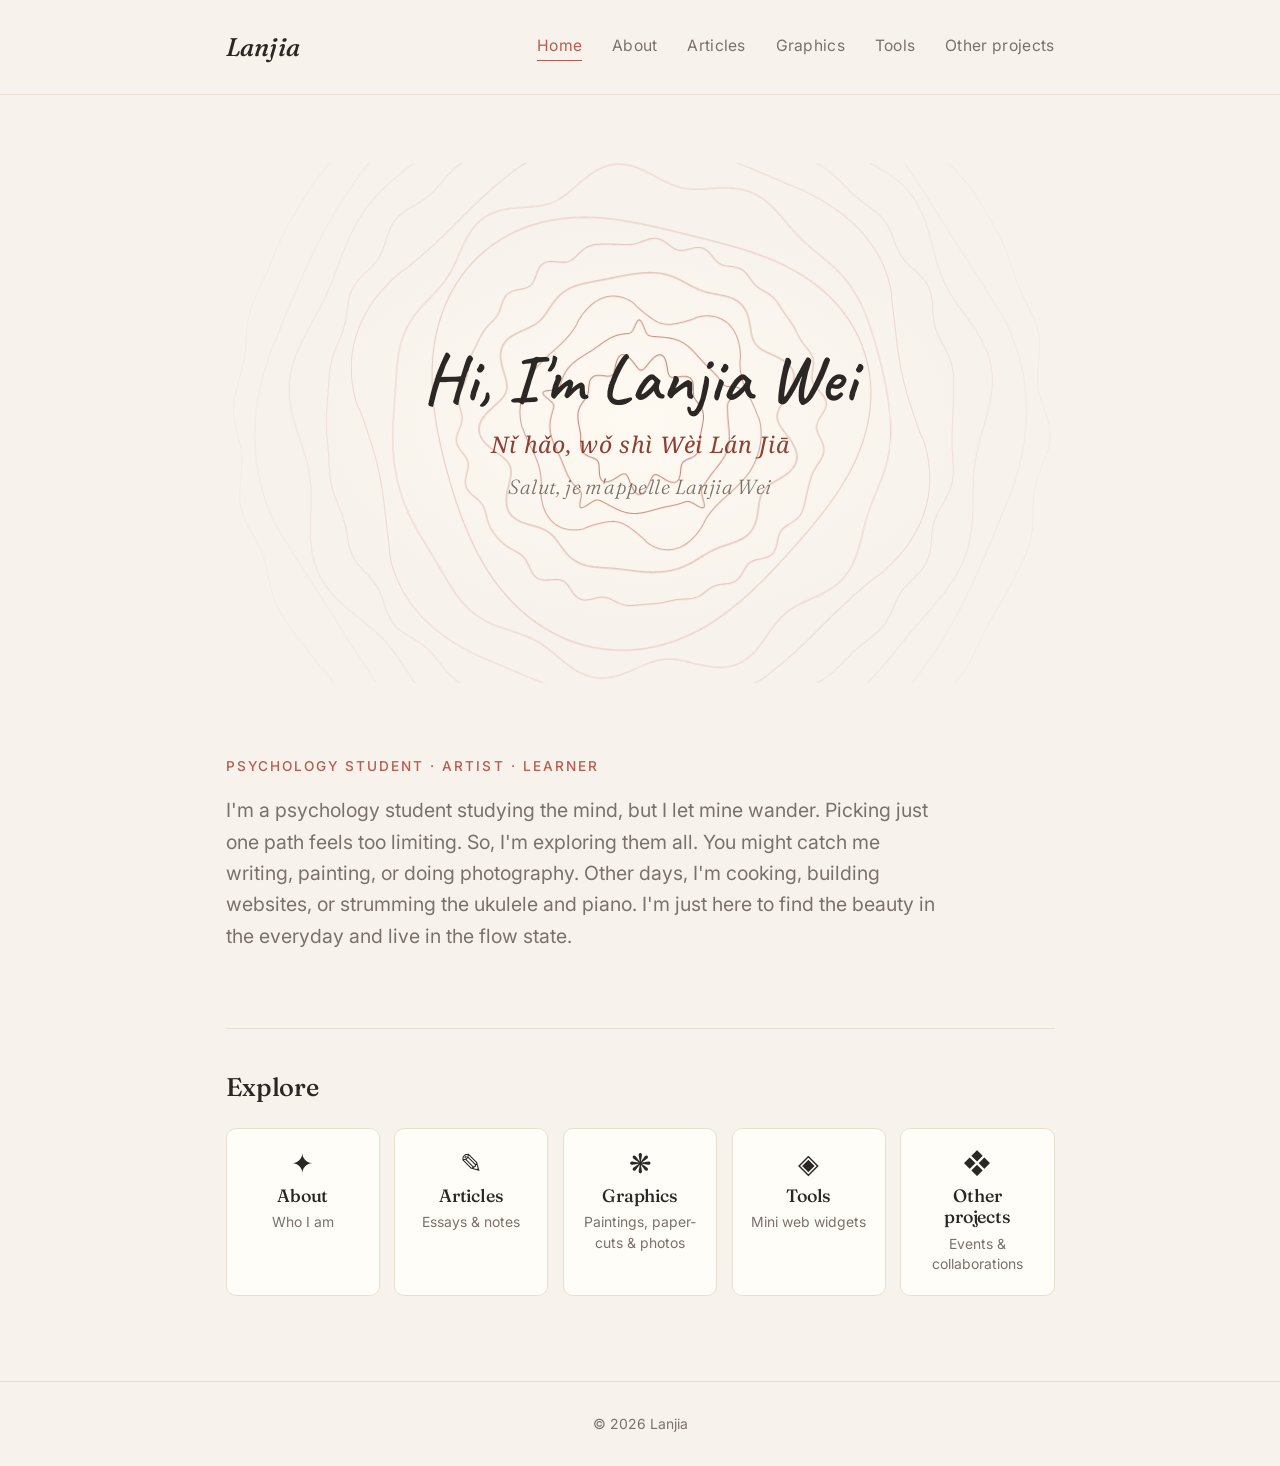
<file: index.html>
<!DOCTYPE html>
<html lang="en">
<head>
  <meta charset="UTF-8" />
  <meta name="viewport" content="width=device-width, initial-scale=1.0" />
  <title>Lanjia — Personal Site</title>
  <meta name="description" content="Lanjia's personal website: articles, paintings, and small web tools." />
  <link rel="stylesheet" href="assets/css/style.css" />
</head>
<body>
  <header class="site-header">
    <div class="container">
      <div class="site-title"><a href="index.html">Lanjia</a></div>
      <nav class="site-nav">
        <a href="index.html" class="active">Home</a>
        <a href="about.html">About</a>
        <a href="articles/index.html">Articles</a>
        <a href="paintings/index.html">Graphics</a>
        <a href="tools/index.html">Tools</a>
        <a href="other-projects/index.html">Other projects</a>
      </nav>
    </div>
  </header>

  <main>
    <div class="container">

      <!-- ============================================================
           Home-page hero animation — three-language greeting wrapped
           in concentric brainwave rings (alpha / beta / theta shapes)
           that ripple outside-in on a warm beige backdrop.
           ============================================================ -->
      <section class="hero-animation" aria-label="Animated greeting">
        <svg class="hero-animation__svg"
             viewBox="0 0 800 800"
             preserveAspectRatio="xMidYMid slice"
             aria-hidden="true"></svg>

        <!-- 👇 EDIT YOUR THREE GREETING LINES HERE 👇 -->
        <div class="hero-animation__text">
          <div class="line-en">Hi, I'm Lanjia Wei</div>
          <!-- HTML numeric entities guarantee each pinyin letter is a
               single precomposed Unicode codepoint, so browsers don't
               accidentally render tone marks as separate combining
               diacritics on the following space. -->
          <div class="line-pinyin">N&#x01D0; h&#x01CE;o, w&#x01D2; sh&#xEC; W&#xE8;i L&#xE1;n Ji&#x101;</div>
          <div class="line-fr">Salut, je m'appelle Lanjia Wei</div>
        </div>
        <!-- 👆 EDIT YOUR THREE GREETING LINES ABOVE 👆 -->
      </section>

      <!-- ============================================================
           👇 EDIT YOUR TAGLINE + INTRO PARAGRAPH BELOW 👇
           ============================================================ -->
      <section class="hero">
        <span class="kicker">Psychology student · Artist · Learner</span>
        <p class="lead">
          I'm a psychology student studying the mind, but I let mine wander.
          Picking just one path feels too limiting. So, I'm exploring them all.
          You might catch me writing, painting, or doing photography. Other
          days, I'm cooking, building websites, or strumming the ukulele and
          piano. I'm just here to find the beauty in the everyday and live
          in the flow state.
        </p>
      </section>
      <!-- 👆 EDIT YOUR TAGLINE + INTRO PARAGRAPH ABOVE 👆 -->

      <h2>Explore</h2>

      <div class="section-grid">
        <a class="section-card" href="about.html">
          <span class="card-icon">✦</span>
          <h3>About</h3>
          <p>Who I am</p>
        </a>
        <a class="section-card" href="articles/index.html">
          <span class="card-icon">✎</span>
          <h3>Articles</h3>
          <p>Essays & notes</p>
        </a>
        <a class="section-card" href="paintings/index.html">
          <span class="card-icon">❋</span>
          <h3>Graphics</h3>
          <p>Paintings, paper-cuts & photos</p>
        </a>
        <a class="section-card" href="tools/index.html">
          <span class="card-icon">◈</span>
          <h3>Tools</h3>
          <p>Mini web widgets</p>
        </a>
        <a class="section-card" href="other-projects/index.html">
          <span class="card-icon">❖</span>
          <h3>Other projects</h3>
          <p>Events & collaborations</p>
        </a>
      </div>
    </div>
  </main>

  <footer class="site-footer">
    <div class="container">
      &copy; <span id="year">2026</span> Lanjia
    </div>
  </footer>

  <script src="assets/js/main.js"></script>
  <script>document.getElementById("year").textContent = new Date().getFullYear();</script>

  <script>
    // ==========================================================
    // Brainwave rings generator
    // Draws concentric wavy circles that look like EEG traces
    // (alpha / beta / theta bands) wrapped into rings, with a
    // fade from the outside inward — outer rings barely visible,
    // inner rings more defined. Each ring rotates slowly.
    // ==========================================================
    (function () {
      const svg = document.querySelector(".hero-animation__svg");
      if (!svg) return;

      const SVG_NS = "http://www.w3.org/2000/svg";
      const CX = 400, CY = 400;      // center of the 800x800 viewBox
      const STEPS = 900;             // high density so sharp spikes render crisply

      // Each entry = one brainwave ring, representing a single EEG band.
      // Bands have distinct visual signatures:
      //   delta (0.5–3 Hz)  → very slow, smooth, large swells
      //   theta (4–7 Hz)    → slow rhythm, moderate amplitude
      //   alpha (8–12 Hz)   → steady sinusoidal rhythm, classic "relaxed" EEG
      //   beta  (13–30 Hz)  → fast, low-amplitude, busy
      //   spike             → quiet baseline punctuated by narrow tall peaks
      const rings = [
        { radius: 390, amplitude:  8, band: "beta",  rotate: 80, dir: 1,  opacity: 0.05, width: 0.6 },
        { radius: 362, amplitude: 12, band: "theta", rotate: 60, dir: -1, opacity: 0.07, width: 0.7 },
        { radius: 333, amplitude: 10, band: "alpha", rotate: 95, dir: 1,  opacity: 0.10, width: 0.7 },
        { radius: 303, amplitude:  7, band: "beta",  rotate: 45, dir: -1, opacity: 0.13, width: 0.7 },
        { radius: 272, amplitude: 16, band: "theta", rotate: 70, dir: 1,  opacity: 0.17, width: 0.8 },
        { radius: 240, amplitude: 11, band: "alpha", rotate: 55, dir: -1, opacity: 0.22, width: 0.9 },
        { radius: 207, amplitude: 20, band: "delta", rotate: 85, dir: 1,  opacity: 0.28, width: 1.0 },
        { radius: 175, amplitude:  8, band: "beta",  rotate: 50, dir: -1, opacity: 0.36, width: 0.9 },
        { radius: 144, amplitude: 12, band: "alpha", rotate: 75, dir: 1,  opacity: 0.46, width: 1.0 },
        { radius: 114, amplitude: 16, band: "theta", rotate: 60, dir: -1, opacity: 0.56, width: 1.1 },
        { radius:  86, amplitude: 11, band: "spike", rotate: 90, dir: 1,  opacity: 0.68, width: 1.0 },
        { radius:  60, amplitude:  9, band: "alpha", rotate: 55, dir: -1, opacity: 0.78, width: 1.1 },
      ];

      // --- Sharp-EEG signal generator --------------------------------
      // Real EEG traces aren't smooth sinusoids — they have sharp
      // triangular peaks, higher-frequency flutter, and occasional
      // narrow voltage spikes. We simulate that look with:
      //   1. A triangle wave at the band frequency (sharp peaks)
      //   2. A 3× harmonic triangle for edginess
      //   3. A high-frequency flutter
      //   4. Very narrow "spike" peaks via cos^18 (sharp transients)
      // All terms use integer multiples of `waves` so the ring closes
      // seamlessly at 360°.

      // Triangle wave in [-1, 1], period 2π — sharp corners at ±1.
      function triangle(x) {
        return (2 / Math.PI) * Math.asin(Math.sin(x));
      }

      // Deterministic pseudo-random in [0, 1) from a seed.
      function prng(seed) {
        const v = Math.sin(seed * 12.9898) * 43758.5453;
        return v - Math.floor(v);
      }

      // Asymmetric power — sharper on one side, preserves sign.
      function asymPow(x, p) {
        return Math.sign(x) * Math.pow(Math.abs(x), p);
      }

      // Band-specific signal generators. Each returns a value roughly
      // in [-1.2, 1.2] given t in [0, 2π]. All use INTEGER multiples
      // of 2π so the ring closes seamlessly.
      const BAND_SIGNALS = {
        // Delta: very slow, large swells — sleep-like
        delta: function (t, s) {
          const env = 0.85 + 0.15 * Math.sin(t * 1 + s);
          return Math.sin(t * 3 + s) * env;
        },

        // Theta: slower rhythm, amplitude modulated, slightly asymmetric
        theta: function (t, s) {
          const base = Math.sin(t * 6 + s);
          const env = 0.6 + 0.4 * Math.sin(t * 2 + s * 1.3);
          // Peaks slightly sharper than troughs
          return asymPow(base, 0.85) * env;
        },

        // Alpha: the classic "relaxed" EEG — regular 10 Hz-ish sinusoid,
        // slowly waxing and waning in amplitude (like alpha bursts)
        alpha: function (t, s) {
          const base = Math.sin(t * 11 + s);
          const env = 0.55 + 0.45 * Math.sin(t * 2 + s * 0.7);
          return base * env;
        },

        // Beta: fast, busy, low-amplitude, mixed frequencies
        beta: function (t, s) {
          let v = 0;
          v += 0.55 * Math.sin(t * 22 + s);
          v += 0.35 * Math.sin(t * 28 + s * 1.7);
          v += 0.25 * Math.sin(t * 19 + s * 2.3);
          // Keep beta small — it's low-amplitude in real EEG
          return v * 0.6;
        },

        // Sharp-wave / spike ring: quiet baseline punctuated by a few
        // very narrow tall peaks per revolution (like epileptiform spikes)
        spike: function (t, s) {
          const spikeCount = 3 + Math.floor(prng(s) * 3); // 3–5
          const sp = Math.max(0, Math.cos(t * spikeCount + s));
          const spikes = 1.3 * Math.pow(sp, 22);
          // Tiny underlying alpha for context
          const baseline = 0.15 * Math.sin(t * 9 + s * 1.7);
          return spikes + baseline;
        },
      };

      function eegSignal(t, band, seed) {
        const gen = BAND_SIGNALS[band] || BAND_SIGNALS.alpha;
        return gen(t, seed);
      }

      // Build an SVG path tracing a ring whose radius is modulated by
      // the chosen EEG band's signal at each angle t around the circle.
      function eegRingPath(cx, cy, radius, amplitude, band, seed) {
        let d = "";
        for (let i = 0; i <= STEPS; i++) {
          const t = (i / STEPS) * Math.PI * 2;
          const r = radius + amplitude * eegSignal(t, band, seed);
          const x = cx + r * Math.cos(t);
          const y = cy + r * Math.sin(t);
          d += (i === 0 ? "M " : " L ") + x.toFixed(2) + "," + y.toFixed(2);
        }
        return d + " Z";
      }

      rings.forEach((ring, index) => {
        const path = document.createElementNS(SVG_NS, "path");
        const seed = index * 1.37 + 0.5; // unique stable seed per ring
        path.setAttribute("d", eegRingPath(CX, CY, ring.radius, ring.amplitude, ring.band, seed));
        path.setAttribute("stroke-width", ring.width);
        path.style.opacity = ring.opacity;
        // Rotation speed + direction per ring for subtle, organic motion
        path.style.animationDuration = ring.rotate + "s";
        path.style.animationDirection = ring.dir === 1 ? "normal" : "reverse";
        svg.appendChild(path);
      });
    })();
  </script>
</body>
</html>
</file>
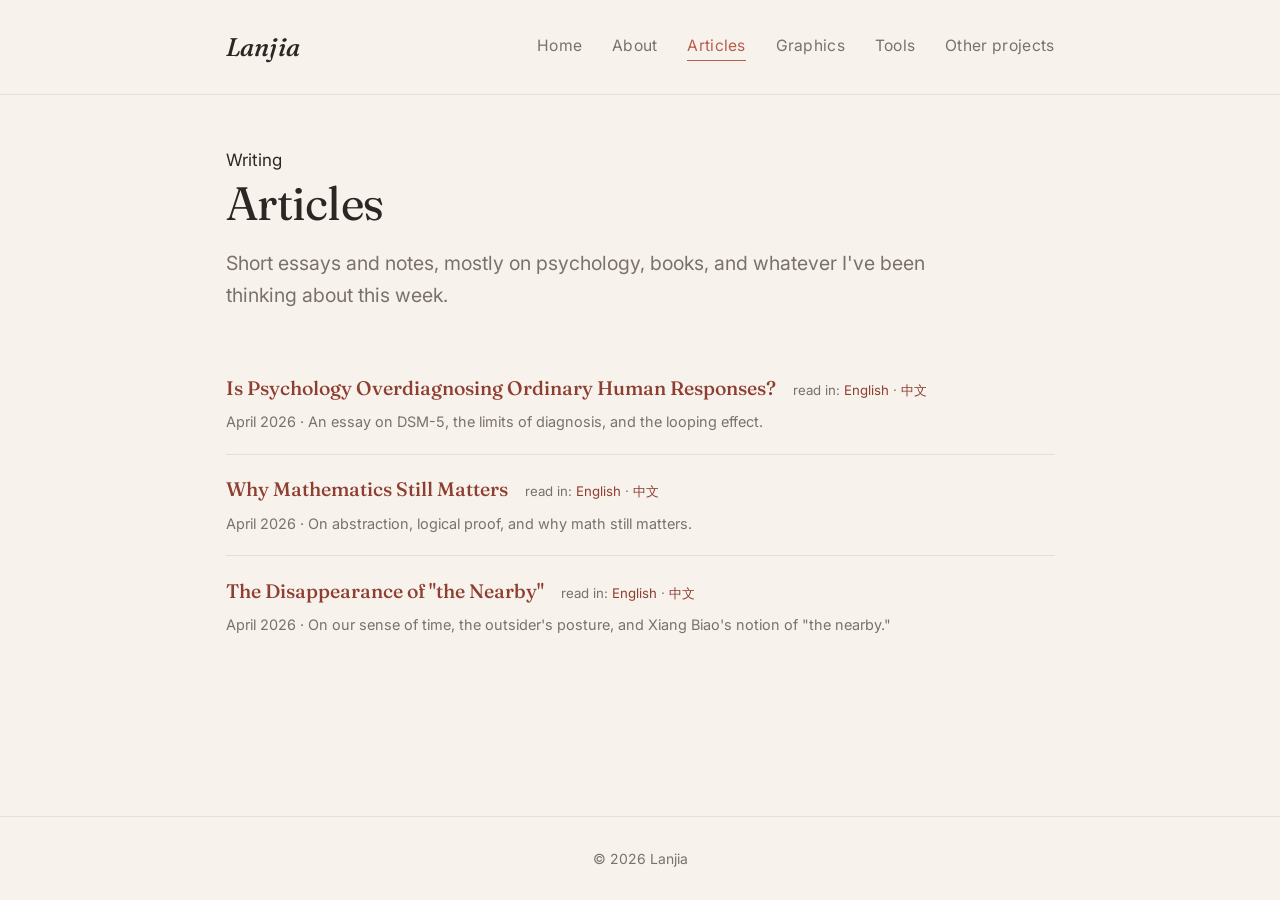
<file: articles/index.html>
<!DOCTYPE html>
<html lang="en">
<head>
  <meta charset="UTF-8" />
  <meta name="viewport" content="width=device-width, initial-scale=1.0" />
  <title>Articles — Lanjia</title>
  <link rel="stylesheet" href="../assets/css/style.css" />
</head>
<body>
  <header class="site-header">
    <div class="container">
      <div class="site-title"><a href="../index.html">Lanjia</a></div>
      <nav class="site-nav">
        <a href="../index.html">Home</a>
        <a href="../about.html">About</a>
        <a href="index.html" class="active">Articles</a>
        <a href="../paintings/index.html">Graphics</a>
        <a href="../tools/index.html">Tools</a>
        <a href="../other-projects/index.html">Other projects</a>
      </nav>
    </div>
  </header>

  <main>
    <div class="container">
      <span class="kicker">Writing</span>
      <h1>Articles</h1>
      <p class="lead">
        Short essays and notes, mostly on psychology, books, and whatever
        I've been thinking about this week.
      </p>

      <ul class="entry-list">

        <li>
          <a class="entry-title" href="psychology-overdiagnosis-en.html">Is Psychology Overdiagnosing Ordinary Human Responses?</a>
          <span class="entry-langs">
            read in:
            <a href="psychology-overdiagnosis-en.html">English</a>
            ·
            <a href="psychology-overdiagnosis.html">中文</a>
          </span>
          <span class="entry-date">
            April 2026 · An essay on DSM-5, the limits of diagnosis, and the looping effect.
          </span>
        </li>

        <li>
          <a class="entry-title" href="math-meaning-en.html">Why Mathematics Still Matters</a>
          <span class="entry-langs">
            read in:
            <a href="math-meaning-en.html">English</a>
            ·
            <a href="math-meaning.html">中文</a>
          </span>
          <span class="entry-date">
            April 2026 · On abstraction, logical proof, and why math still matters.
          </span>
        </li>

        <li>
          <a class="entry-title" href="disappearance-of-nearby-en.html">The Disappearance of "the Nearby"</a>
          <span class="entry-langs">
            read in:
            <a href="disappearance-of-nearby-en.html">English</a>
            ·
            <a href="disappearance-of-nearby.html">中文</a>
          </span>
          <span class="entry-date">
            April 2026 · On our sense of time, the outsider's posture, and Xiang Biao's notion of "the nearby."
          </span>
        </li>

      </ul>
    </div>
  </main>

  <footer class="site-footer">
    <div class="container">
      &copy; <span id="year">2026</span> Lanjia
    </div>
  </footer>

  <script src="../assets/js/main.js"></script>
  <script>document.getElementById("year").textContent = new Date().getFullYear();</script>
</body>
</html>
</file>
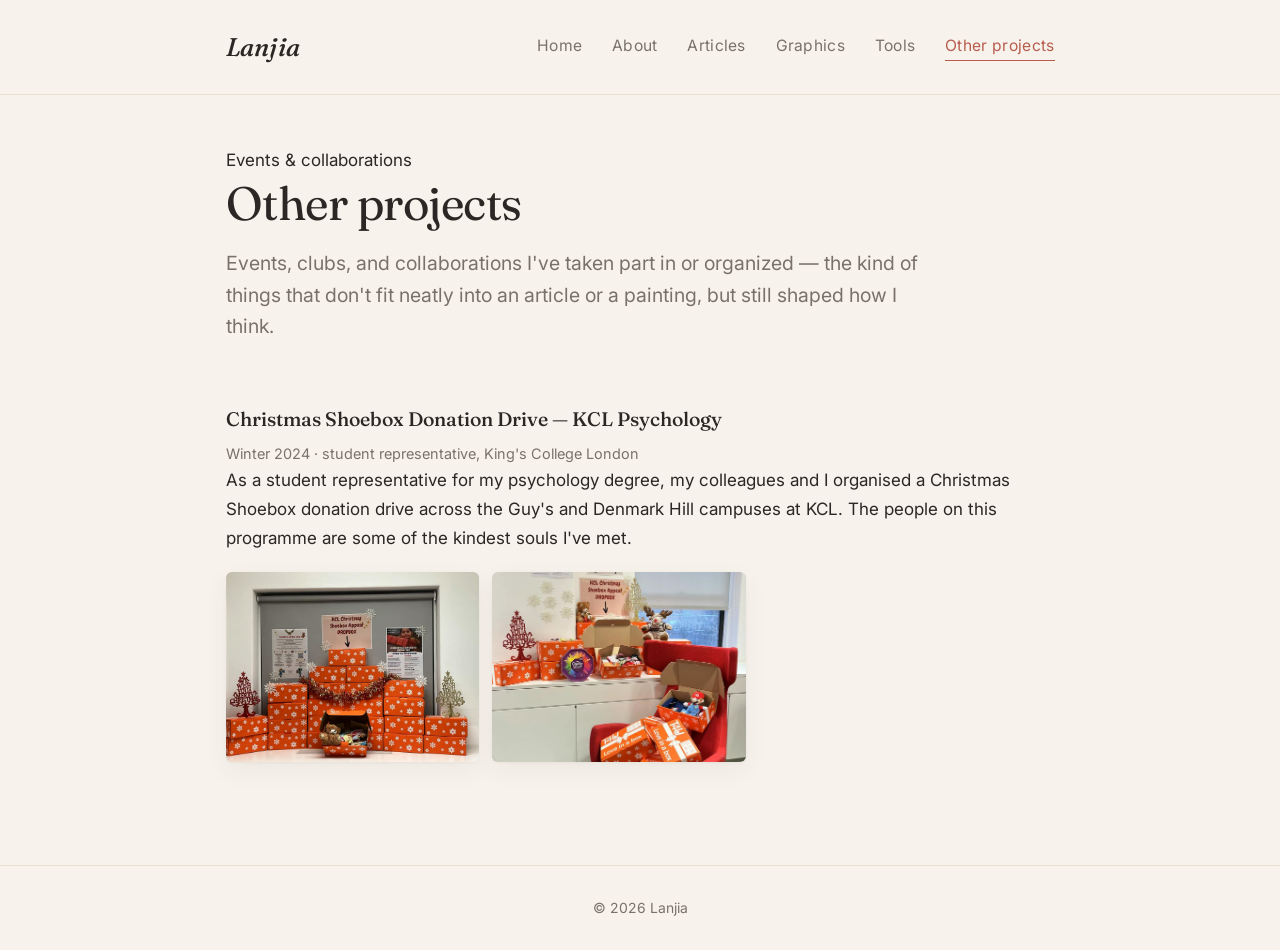
<file: other-projects/index.html>
<!DOCTYPE html>
<html lang="en">
<head>
  <meta charset="UTF-8" />
  <meta name="viewport" content="width=device-width, initial-scale=1.0" />
  <title>Other Projects — Lanjia</title>
  <link rel="stylesheet" href="../assets/css/style.css" />
</head>
<body>
  <header class="site-header">
    <div class="container">
      <div class="site-title"><a href="../index.html">Lanjia</a></div>
      <nav class="site-nav">
        <a href="../index.html">Home</a>
        <a href="../about.html">About</a>
        <a href="../articles/index.html">Articles</a>
        <a href="../paintings/index.html">Graphics</a>
        <a href="../tools/index.html">Tools</a>
        <a href="index.html" class="active">Other projects</a>
      </nav>
    </div>
  </header>

  <main>
    <div class="container">
      <span class="kicker">Events & collaborations</span>
      <h1>Other projects</h1>
      <p class="lead">
        Events, clubs, and collaborations I've taken part in or organized —
        the kind of things that don't fit neatly into an article or a
        painting, but still shaped how I think.
      </p>

      <ul class="entry-list">

        <!-- 👇 Add a project here. Newest at the top.
             Pattern:
               <li>
                 <span class="entry-title">Project / event name</span>
                 <span class="entry-date">Month YYYY · short one-line description</span>
                 <p>A paragraph or two about your role, what happened,
                    what you took away, links to photos or writeups, etc.</p>
               </li>
        -->

        <li>
          <span class="entry-title">Christmas Shoebox Donation Drive — KCL Psychology</span>
          <span class="entry-date">Winter 2024 · student representative, King's College London</span>
          <p>
            As a student representative for my psychology degree, my
            colleagues and I organised a Christmas Shoebox donation drive
            across the Guy's and Denmark Hill campuses at KCL. The people
            on this programme are some of the kindest souls I've met.
          </p>
          <div class="project-gallery">
            <img src="../assets/images/other-shoebox-1.jpg"
                 alt="Christmas Shoebox donation drive — photo 1"
                 data-caption="Christmas Shoebox donation drive, KCL Psychology (Winter 2024)" />
            <img src="../assets/images/other-shoebox-2.jpg"
                 alt="Christmas Shoebox donation drive — photo 2"
                 data-caption="Christmas Shoebox donation drive, KCL Psychology (Winter 2024)" />
          </div>
        </li>

      </ul>
    </div>
  </main>

  <footer class="site-footer">
    <div class="container">
      &copy; <span id="year">2026</span> Lanjia
    </div>
  </footer>

  <script src="../assets/js/main.js"></script>
  <script>document.getElementById("year").textContent = new Date().getFullYear();</script>
</body>
</html>
</file>
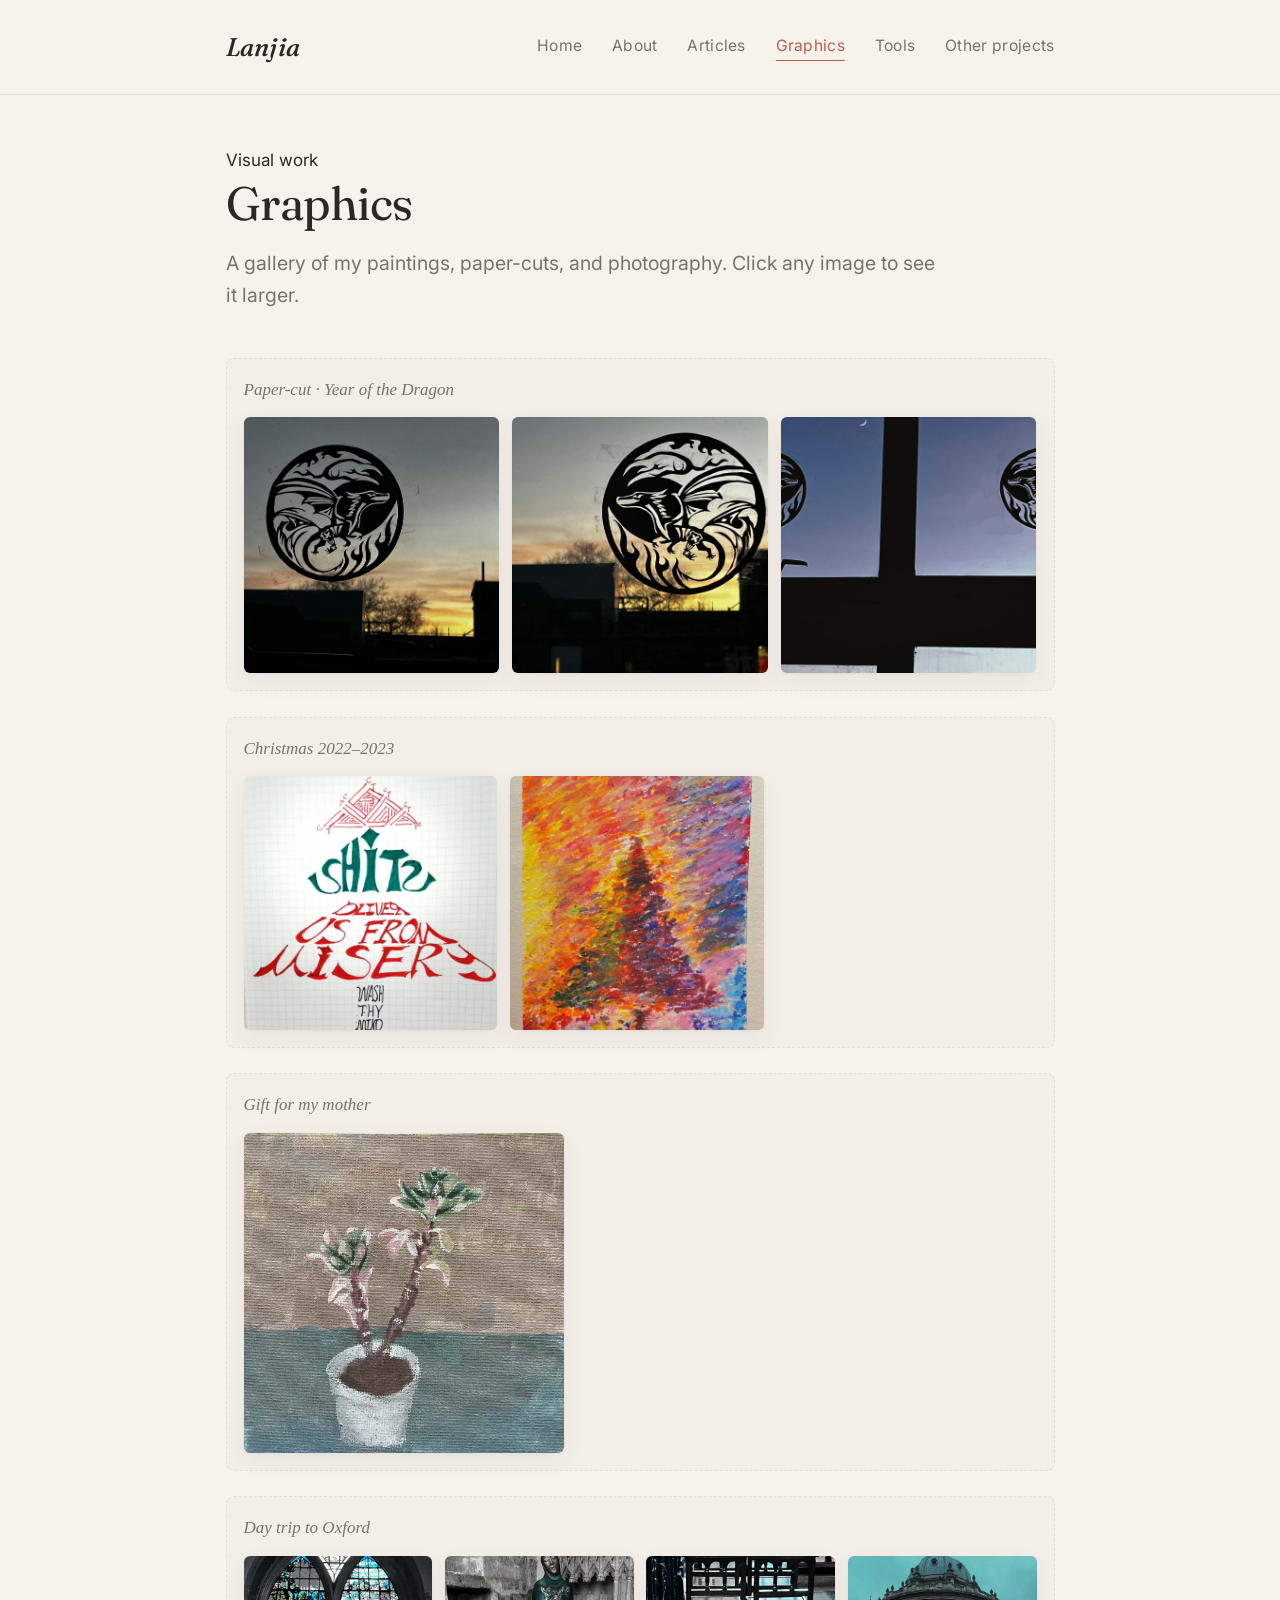
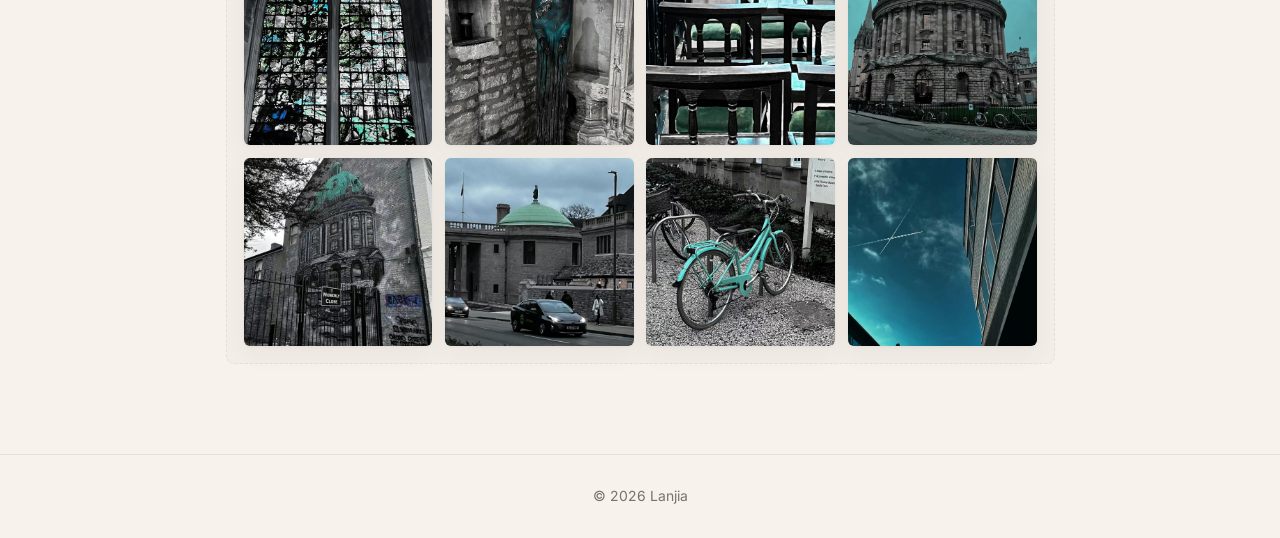
<file: paintings/index.html>
<!DOCTYPE html>
<html lang="en">
<head>
  <meta charset="UTF-8" />
  <meta name="viewport" content="width=device-width, initial-scale=1.0" />
  <title>Graphics — Lanjia</title>
  <link rel="stylesheet" href="../assets/css/style.css" />
</head>
<body>
  <header class="site-header">
    <div class="container">
      <div class="site-title"><a href="../index.html">Lanjia</a></div>
      <nav class="site-nav">
        <a href="../index.html">Home</a>
        <a href="../about.html">About</a>
        <a href="../articles/index.html">Articles</a>
        <a href="index.html" class="active">Graphics</a>
        <a href="../tools/index.html">Tools</a>
        <a href="../other-projects/index.html">Other projects</a>
      </nav>
    </div>
  </header>

  <main>
    <div class="container">
      <span class="kicker">Visual work</span>
      <h1>Graphics</h1>
      <p class="lead">
        A gallery of my paintings, paper-cuts, and photography. Click any image to see it larger.
      </p>

      <div class="gallery">

        <!-- 🐉 Grouped set: three photos of one paper-cut, shown together.
             Clicking any photo opens it full-size with the caption below. -->
        <div class="gallery-group">
          <p class="gallery-group-title">Paper-cut · Year of the Dragon</p>
          <div class="gallery-group-items">
            <img src="../assets/images/dragon-papercut-1.jpg"
                 alt="Paper-cut of a dragon against a sunset sky"
                 data-caption="Paper cut celebrating the Year of the Dragon" />
            <img src="../assets/images/dragon-papercut-2.jpg"
                 alt="Paper-cut of a dragon against a sunset sky, different angle"
                 data-caption="Paper cut celebrating the Year of the Dragon" />
            <img src="../assets/images/dragon-papercut-3.jpg"
                 alt="Two paper-cut dragons seen through a window at dusk"
                 data-caption="Paper cut celebrating the Year of the Dragon" />
          </div>
        </div>

        <!-- 🎄 Grouped set: two Christmas photos, 2022–2023 -->
        <div class="gallery-group">
          <p class="gallery-group-title">Christmas 2022–2023</p>
          <div class="gallery-group-items gallery-group-items--2">
            <img src="../assets/images/christmas-1.jpg"
                 alt="Christmas 2022–2023 photo 1"
                 data-caption="Christmas 2022–2023" />
            <img src="../assets/images/christmas-2.jpg"
                 alt="Christmas 2022–2023 photo 2"
                 data-caption="Christmas 2022–2023" />
          </div>
        </div>

        <!-- 🎁 Single piece: gift for my mother -->
        <div class="gallery-group">
          <p class="gallery-group-title">Gift for my mother</p>
          <div class="gallery-group-items gallery-group-items--1">
            <img src="../assets/images/gift-mother.jpg"
                 alt="Gift for my mother"
                 data-caption="Gift for my mother" />
          </div>
        </div>

        <!-- 📷 Grouped set: eight photos from a day in Oxford -->
        <div class="gallery-group">
          <p class="gallery-group-title">Day trip to Oxford</p>
          <div class="gallery-group-items gallery-group-items--4">
            <img src="../assets/images/oxford-1.jpg" alt="Oxford day trip photo 1" data-caption="Day trip to Oxford" />
            <img src="../assets/images/oxford-2.jpg" alt="Oxford day trip photo 2" data-caption="Day trip to Oxford" />
            <img src="../assets/images/oxford-3.jpg" alt="Oxford day trip photo 3" data-caption="Day trip to Oxford" />
            <img src="../assets/images/oxford-4.jpg" alt="Oxford day trip photo 4" data-caption="Day trip to Oxford" />
            <img src="../assets/images/oxford-5.jpg" alt="Oxford day trip photo 5" data-caption="Day trip to Oxford" />
            <img src="../assets/images/oxford-6.jpg" alt="Oxford day trip photo 6" data-caption="Day trip to Oxford" />
            <img src="../assets/images/oxford-7.jpg" alt="Oxford day trip photo 7" data-caption="Day trip to Oxford" />
            <img src="../assets/images/oxford-8.jpg" alt="Oxford day trip photo 8" data-caption="Day trip to Oxford" />
          </div>
        </div>

        <!-- Example (currently disabled — uncomment after you add a real file):
        <img src="../assets/images/sunset.jpg" alt="Sunset over the lake" />
        -->

      </div>
    </div>
  </main>

  <footer class="site-footer">
    <div class="container">
      &copy; <span id="year">2026</span> Lanjia
    </div>
  </footer>

  <script src="../assets/js/main.js"></script>
  <script>document.getElementById("year").textContent = new Date().getFullYear();</script>
</body>
</html>
</file>
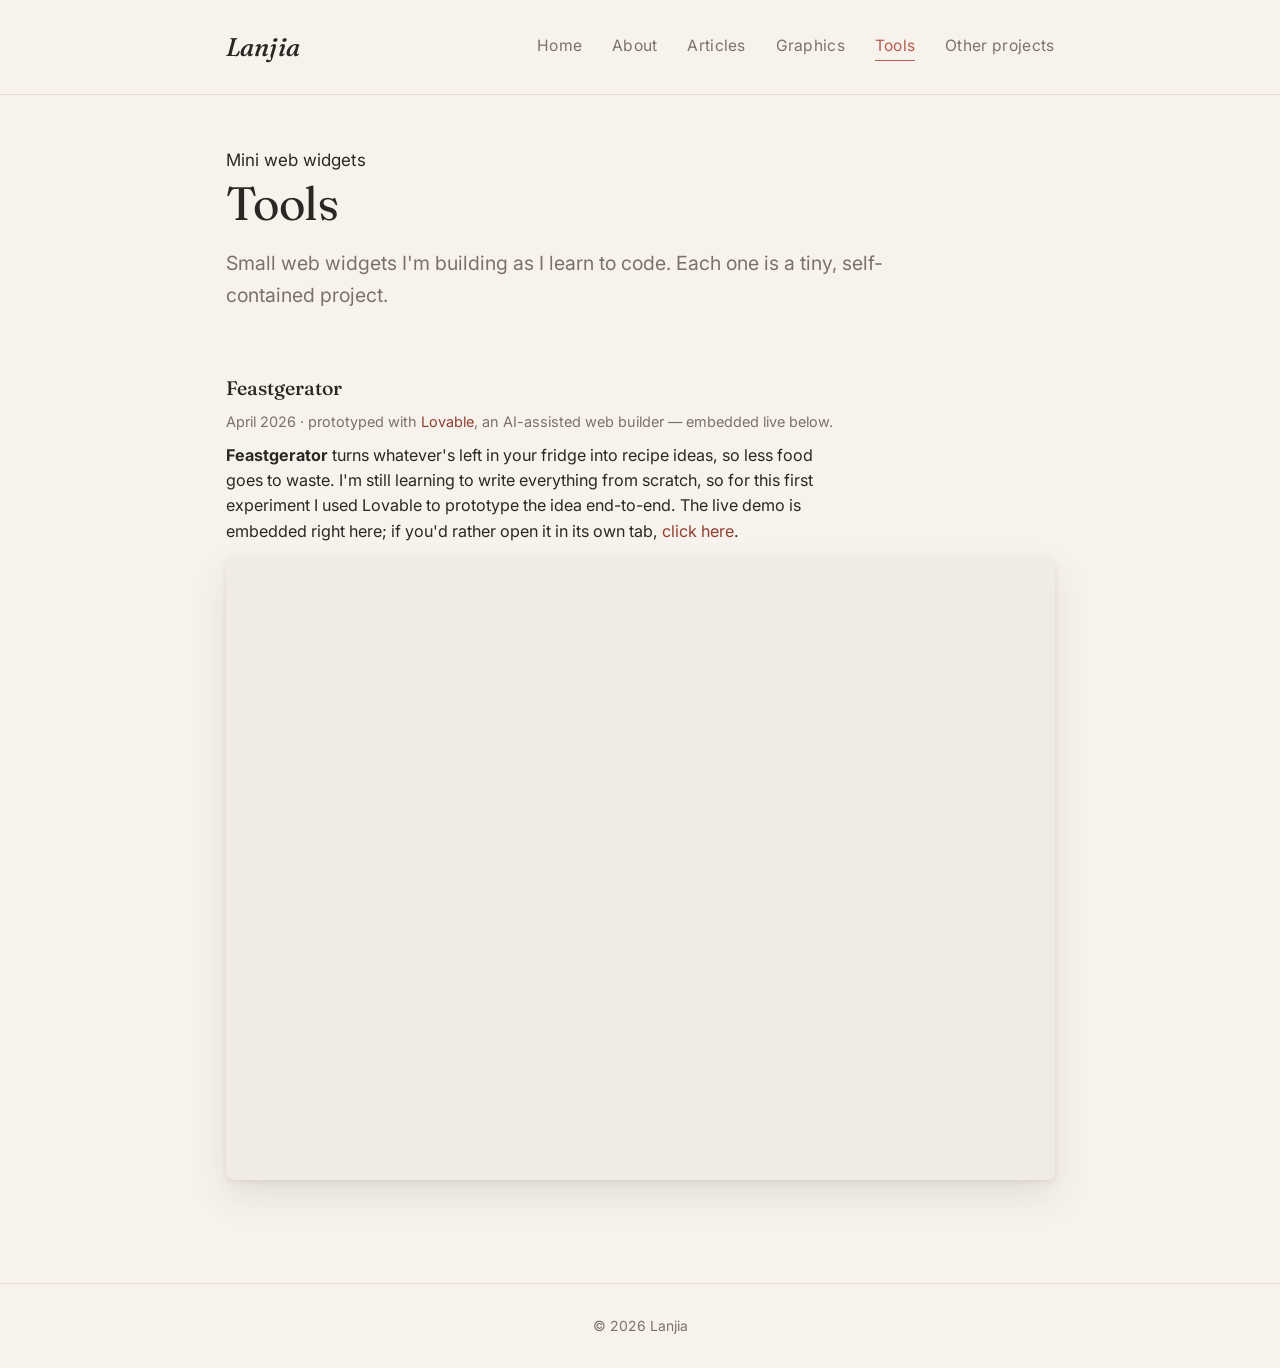
<file: tools/index.html>
<!DOCTYPE html>
<html lang="en">
<head>
  <meta charset="UTF-8" />
  <meta name="viewport" content="width=device-width, initial-scale=1.0" />
  <title>Tools — Lanjia</title>
  <link rel="stylesheet" href="../assets/css/style.css" />
</head>
<body>
  <header class="site-header">
    <div class="container">
      <div class="site-title"><a href="../index.html">Lanjia</a></div>
      <nav class="site-nav">
        <a href="../index.html">Home</a>
        <a href="../about.html">About</a>
        <a href="../articles/index.html">Articles</a>
        <a href="../paintings/index.html">Graphics</a>
        <a href="index.html" class="active">Tools</a>
        <a href="../other-projects/index.html">Other projects</a>
      </nav>
    </div>
  </header>

  <main>
    <div class="container">
      <span class="kicker">Mini web widgets</span>
      <h1>Tools</h1>
      <p class="lead">
        Small web widgets I'm building as I learn to code. Each one is a
        tiny, self-contained project.
      </p>

      <ul class="entry-list">

        <!-- 👇 First real tool: prototyped with Lovable, embedded live below.
             Rename the title to whatever the tool actually is. -->
        <li>
          <span class="entry-title">Feastgerator</span>
          <span class="entry-date">
            April 2026 · prototyped with
            <a href="https://lovable.dev" target="_blank" rel="noopener">Lovable</a>,
            an AI-assisted web builder — embedded live below.
          </span>
          <p class="tool-note">
            <strong>Feastgerator</strong> turns whatever's left in your fridge
            into recipe ideas, so less food goes to waste. I'm still learning
            to write everything from scratch, so for this first experiment I
            used Lovable to prototype the idea end-to-end. The live demo is
            embedded right here; if you'd rather open it in its own tab,
            <a href="https://feastgerator.lovable.app/"
               target="_blank" rel="noopener">click here</a>.
          </p>
          <div class="tool-embed">
            <iframe
              src="https://feastgerator.lovable.app/"
              title="Feastgerator — live demo"
              loading="lazy"
              allow="clipboard-write"
              referrerpolicy="no-referrer-when-downgrade"></iframe>
          </div>
        </li>

      </ul>
    </div>
  </main>

  <footer class="site-footer">
    <div class="container">
      &copy; <span id="year">2026</span> Lanjia
    </div>
  </footer>

  <script src="../assets/js/main.js"></script>
  <script>document.getElementById("year").textContent = new Date().getFullYear();</script>
</body>
</html>
</file>
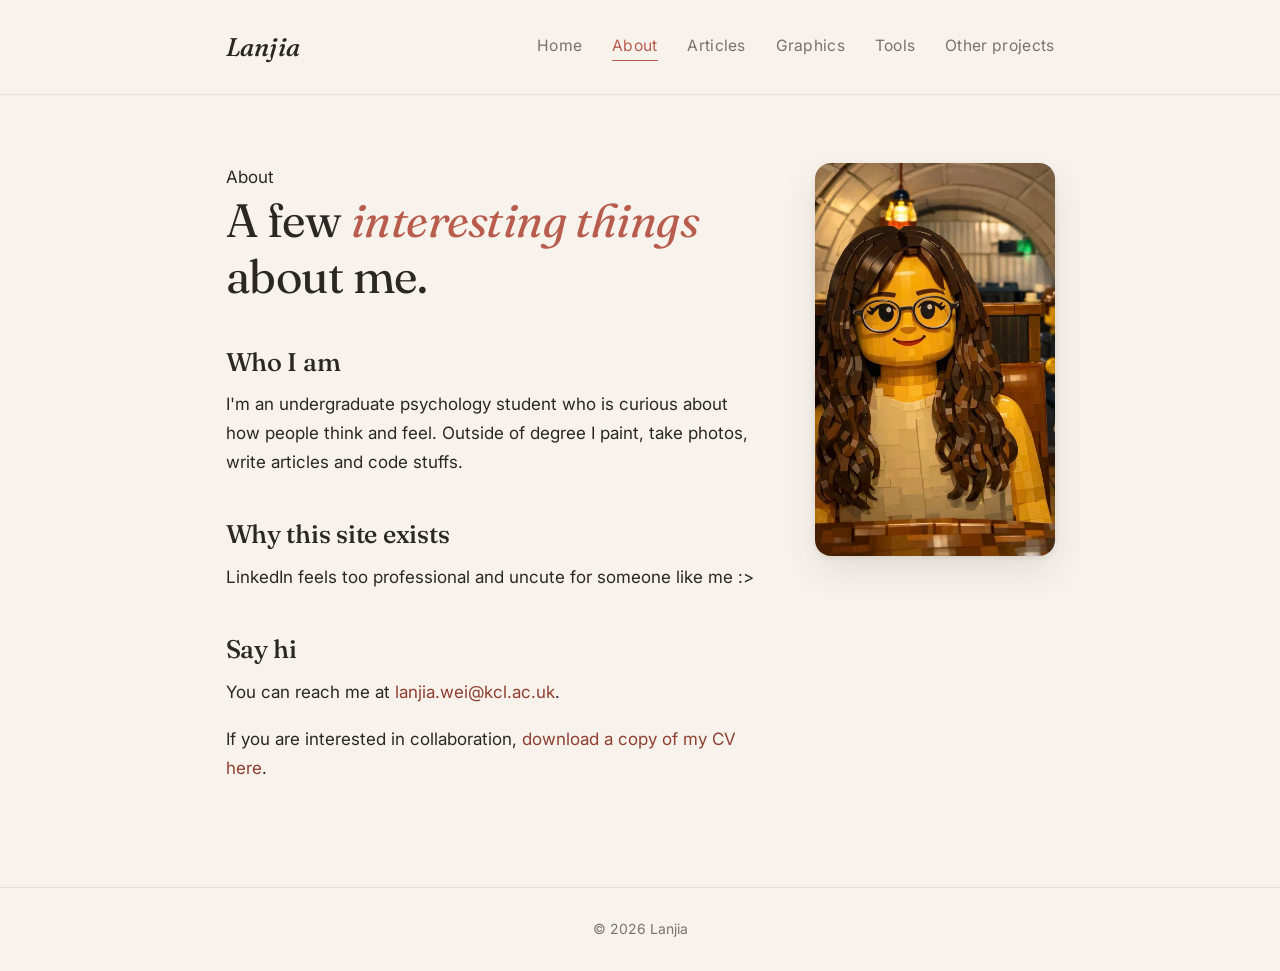
<file: about.html>
<!DOCTYPE html>
<html lang="en">
<head>
  <meta charset="UTF-8" />
  <meta name="viewport" content="width=device-width, initial-scale=1.0" />
  <title>About — Lanjia</title>
  <link rel="stylesheet" href="assets/css/style.css" />
</head>
<body>
  <header class="site-header">
    <div class="container">
      <div class="site-title"><a href="index.html">Lanjia</a></div>
      <nav class="site-nav">
        <a href="index.html">Home</a>
        <a href="about.html" class="active">About</a>
        <a href="articles/index.html">Articles</a>
        <a href="paintings/index.html">Graphics</a>
        <a href="tools/index.html">Tools</a>
        <a href="other-projects/index.html">Other projects</a>
      </nav>
    </div>
  </header>

  <main>
    <div class="container">

      <!-- ============================================================
           👇 WRITE YOUR OWN "ABOUT" PAGE HERE 👇
           Everything between the two yellow markers is yours to rewrite.
           Make it sound like YOU — funny, poetic, dorky, formal — your call.

           Tips:
           - Each <p>...</p> is one paragraph.
           - Each <h2>...</h2> is a section heading.
           - You can delete sections you don't want, or add new ones by
             copying one of the <h2>+<p> blocks below.
           - To make a word italic: <em>word</em>
           - To make a word bold:  <strong>word</strong>
           - To add a link:        <a href="https://...">link text</a>
           ============================================================ -->

      <div class="about-layout">
        <div class="about-text">
          <span class="kicker">About</span>
          <h1>A few <em>interesting things</em> about me.</h1>

          <h2>Who I am</h2>
          <p>
            I'm an undergraduate psychology student who is curious about
            how people think and feel. Outside of degree I paint, take
            photos, write articles and code stuffs.
          </p>

          <h2>Why this site exists</h2>
          <p>
            LinkedIn feels too professional and uncute for someone like me :&gt;
          </p>

          <h2>Say hi</h2>
          <p>
            You can reach me at
            <a href="mailto:lanjia.wei@kcl.ac.uk">lanjia.wei@kcl.ac.uk</a>.
          </p>
          <p>
            If you are interested in collaboration,
            <a href="assets/lanjia-cv.pdf" download>download a copy of my CV here</a>.
          </p>
        </div>

        <!-- 👇 RIGHT SIDEBAR: portrait — save your photo as assets/images/Lanjia.jpg -->
        <aside class="about-sidebar">
          <img class="portrait"
               src="assets/images/Lanjia.jpg"
               alt="Portrait of Lanjia" />
        </aside>
        <!-- 👆 If you rename the file, change the src above to match. -->
      </div>

      <!-- 👆 END OF YOUR ABOUT PAGE CONTENT 👆 -->
    </div>
  </main>

  <footer class="site-footer">
    <div class="container">
      &copy; <span id="year">2026</span> Lanjia
    </div>
  </footer>

  <script src="assets/js/main.js"></script>
  <script>document.getElementById("year").textContent = new Date().getFullYear();</script>
</body>
</html>
</file>
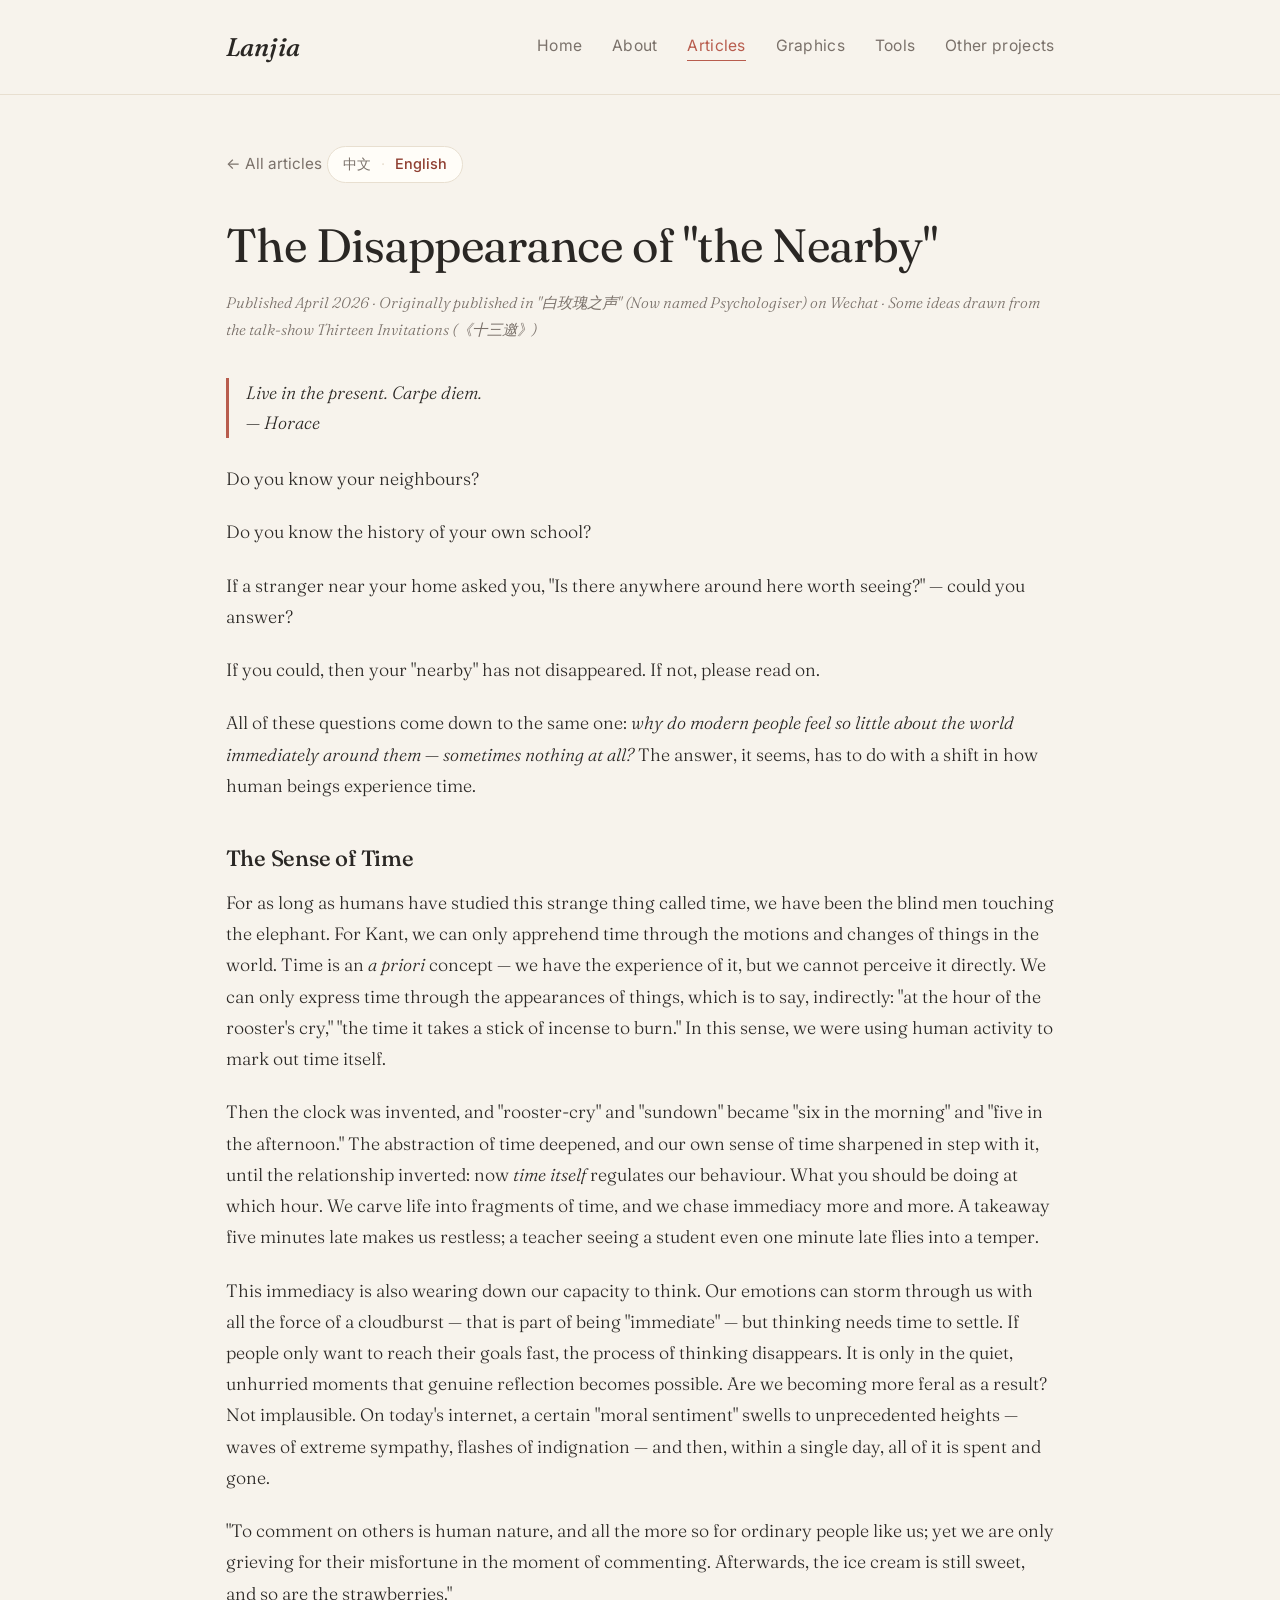
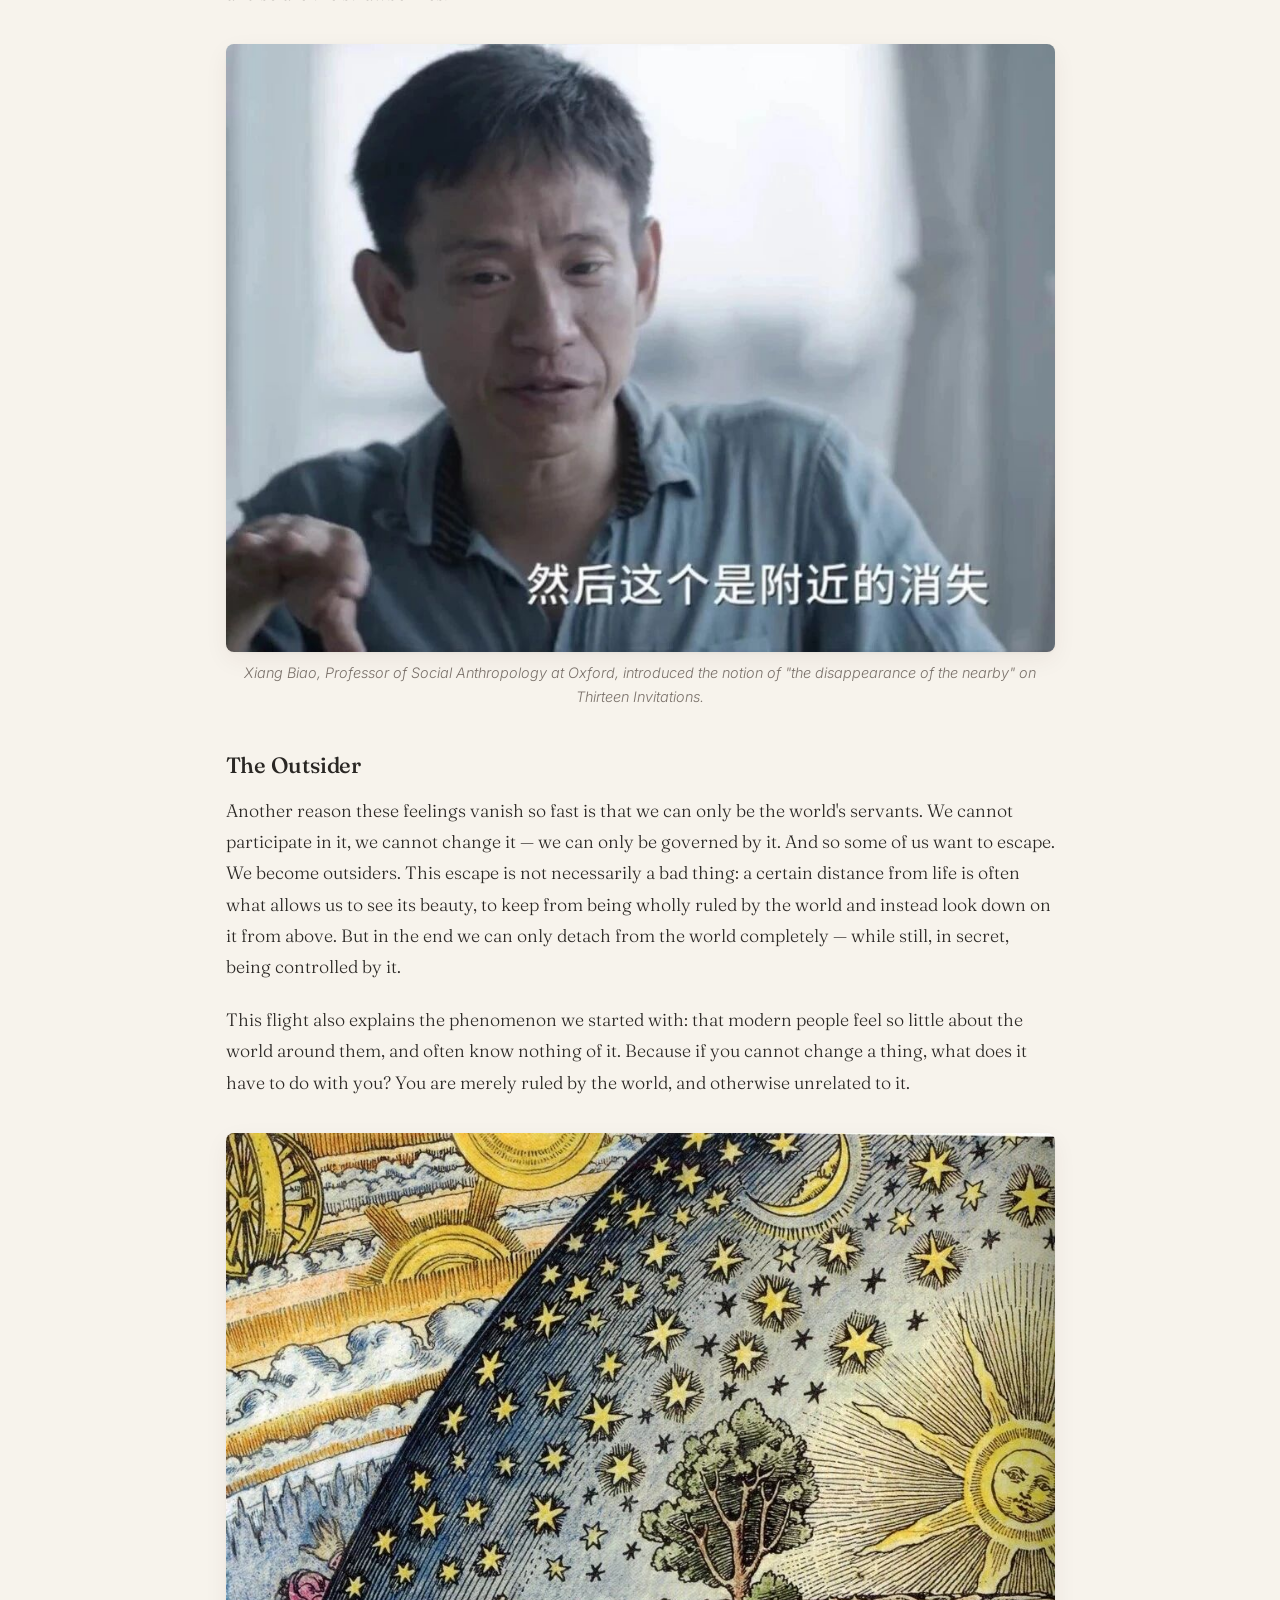
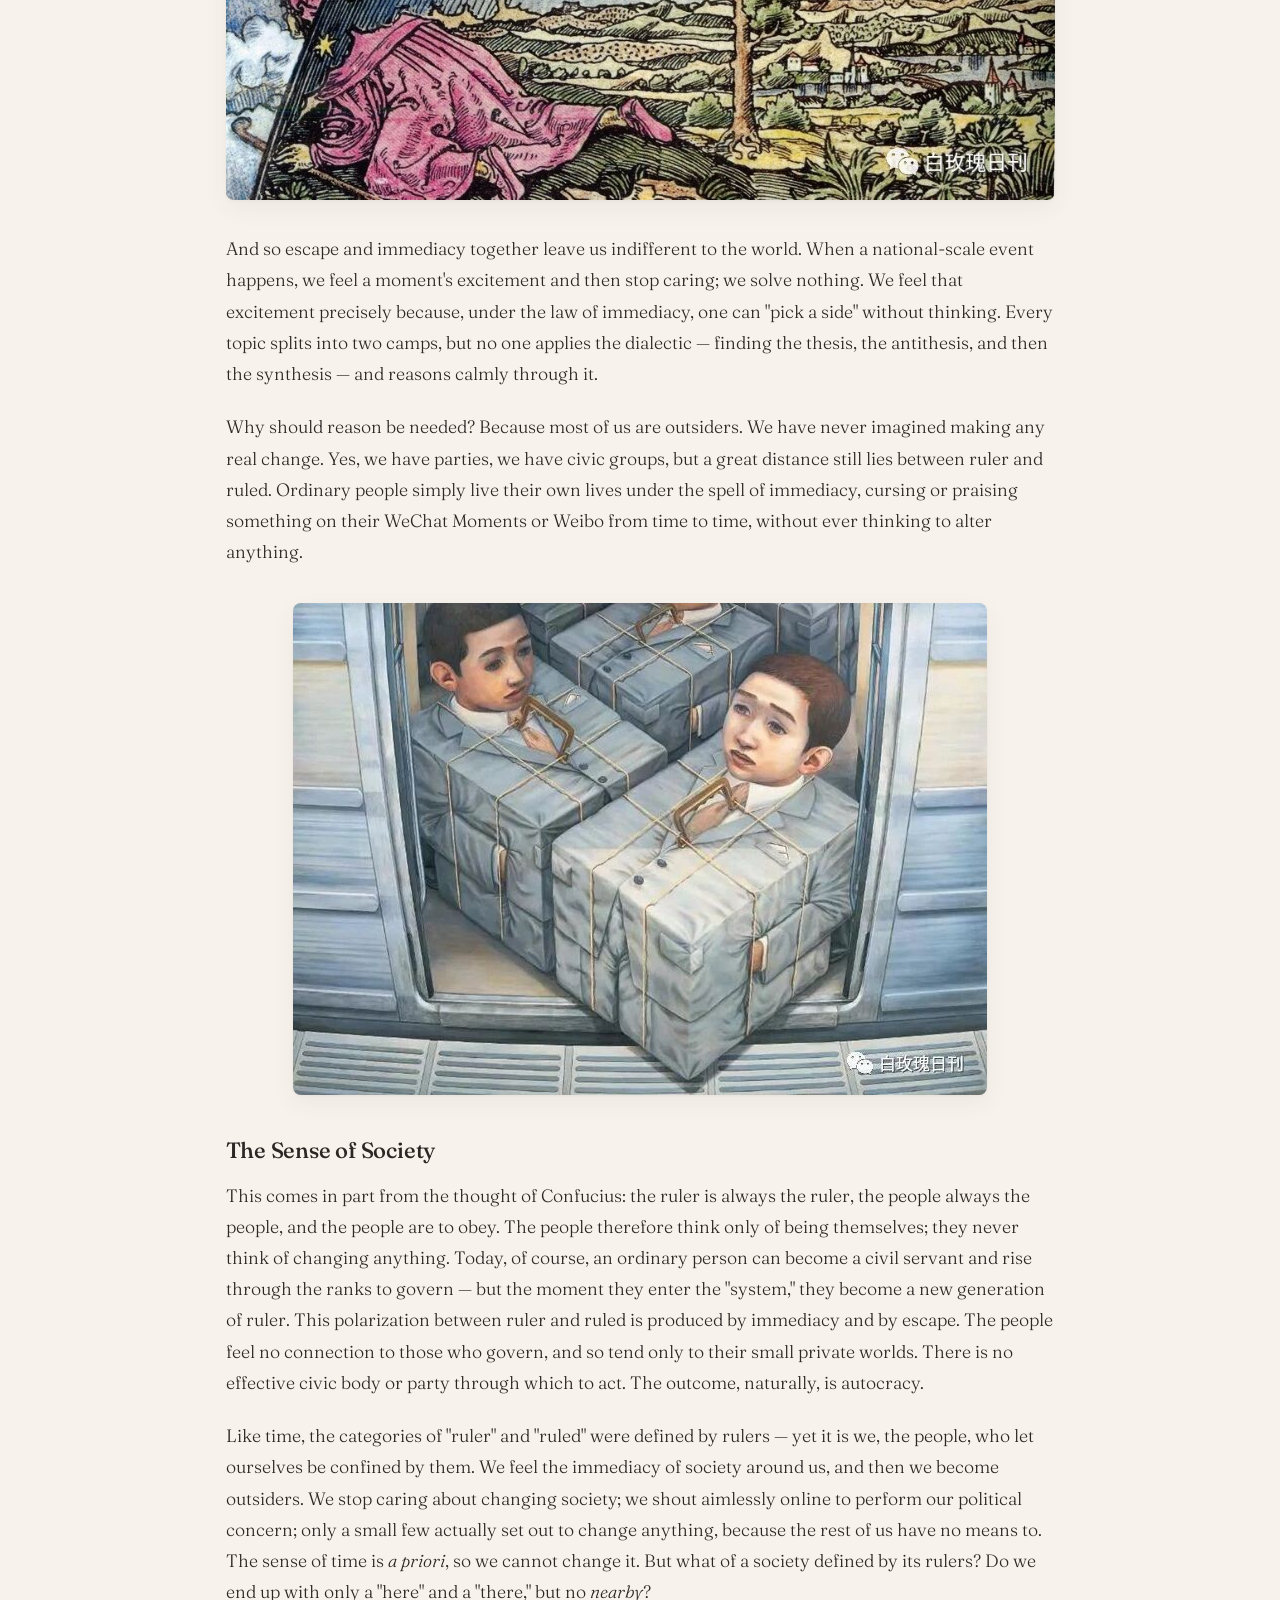
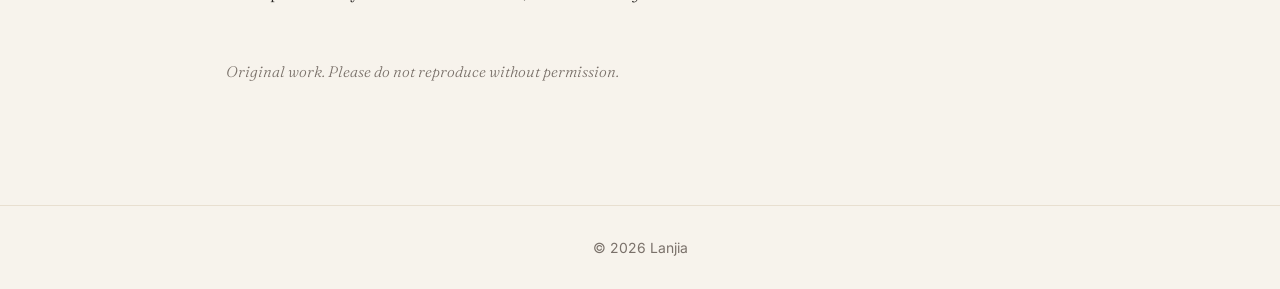
<file: articles/disappearance-of-nearby-en.html>
<!DOCTYPE html>
<html lang="en">
<head>
  <meta charset="UTF-8" />
  <meta name="viewport" content="width=device-width, initial-scale=1.0" />
  <title>The Disappearance of "the Nearby" — Lanjia</title>
  <meta name="description" content="An essay on our modern sense of time, immediacy, the bystander's posture, and Xiang Biao's notion of 'the nearby.'" />
  <link rel="stylesheet" href="../assets/css/style.css" />
</head>
<body>
  <header class="site-header">
    <div class="container">
      <div class="site-title"><a href="../index.html">Lanjia</a></div>
      <nav class="site-nav">
        <a href="../index.html">Home</a>
        <a href="../about.html">About</a>
        <a href="index.html" class="active">Articles</a>
        <a href="../paintings/index.html">Graphics</a>
        <a href="../tools/index.html">Tools</a>
        <a href="../other-projects/index.html">Other projects</a>
      </nav>
    </div>
  </header>

  <main>
    <div class="container">
      <a href="index.html" class="back-link">&larr; All articles</a>

      <p class="lang-toggle">
        <a href="disappearance-of-nearby.html">中文</a>
        <span class="lang-sep">·</span>
        <strong>English</strong>
      </p>

      <article>
        <h1>The Disappearance of "the Nearby"</h1>
        <p class="article-meta">
          Published April 2026 ·
          Originally published in "白玫瑰之声" (Now named Psychologiser) on Wechat ·
          Some ideas drawn from the talk-show <em>Thirteen Invitations</em> (《十三邀》)
        </p>

        <blockquote style="font-style:italic; color:var(--ink-soft); border-left:3px solid var(--accent); padding-left:1rem; margin:1.5rem 0">
          Live in the present. <em>Carpe diem.</em>
          <br />— Horace
        </blockquote>

        <p>Do you know your neighbours?</p>
        <p>Do you know the history of your own school?</p>
        <p>If a stranger near your home asked you, "Is there anywhere around here worth seeing?" — could you answer?</p>
        <p>If you could, then your "nearby" has not disappeared. If not, please read on.</p>

        <p>
          All of these questions come down to the same one: <em>why do modern people feel so little about the world immediately around them — sometimes nothing at all?</em> The answer, it seems, has to do with a shift in how human beings experience time.
        </p>

        <h2>The Sense of Time</h2>

        <p>
          For as long as humans have studied this strange thing called time, we have been the blind men touching the elephant. For Kant, we can only apprehend time through the motions and changes of things in the world. Time is an <em>a priori</em> concept — we have the experience of it, but we cannot perceive it directly. We can only express time through the appearances of things, which is to say, indirectly: "at the hour of the rooster's cry," "the time it takes a stick of incense to burn." In this sense, we were using human activity to mark out time itself.
        </p>

        <p>
          Then the clock was invented, and "rooster-cry" and "sundown" became "six in the morning" and "five in the afternoon." The abstraction of time deepened, and our own sense of time sharpened in step with it, until the relationship inverted: now <em>time itself</em> regulates our behaviour. What you should be doing at which hour. We carve life into fragments of time, and we chase immediacy more and more. A takeaway five minutes late makes us restless; a teacher seeing a student even one minute late flies into a temper.
        </p>

        <p>
          This immediacy is also wearing down our capacity to think. Our emotions can storm through us with all the force of a cloudburst — that is part of being "immediate" — but thinking needs time to settle. If people only want to reach their goals fast, the process of thinking disappears. It is only in the quiet, unhurried moments that genuine reflection becomes possible. Are we becoming more feral as a result? Not implausible. On today's internet, a certain "moral sentiment" swells to unprecedented heights — waves of extreme sympathy, flashes of indignation — and then, within a single day, all of it is spent and gone.
        </p>

        <p>
          "To comment on others is human nature, and all the more so for ordinary people like us; yet we are only grieving for their misfortune in the moment of commenting. Afterwards, the ice cream is still sweet, and so are the strawberries."
        </p>

        <!-- 👇 IMAGE 1 — save as assets/images/article-nearby-1.jpg -->
        <figure class="article-figure">
          <img src="../assets/images/article-nearby-1.jpg"
               alt="Portrait of Xiang Biao" />
          <figcaption>
            Xiang Biao, Professor of Social Anthropology at Oxford, introduced the notion of "the disappearance of the nearby" on <em>Thirteen Invitations</em>.
          </figcaption>
        </figure>

        <h2>The Outsider</h2>

        <p>
          Another reason these feelings vanish so fast is that we can only be the world's servants. We cannot participate in it, we cannot change it — we can only be governed by it. And so some of us want to escape. We become outsiders. This escape is not necessarily a bad thing: a certain distance from life is often what allows us to see its beauty, to keep from being wholly ruled by the world and instead look down on it from above. But in the end we can only detach from the world completely — while still, in secret, being controlled by it.
        </p>

        <p>
          This flight also explains the phenomenon we started with: that modern people feel so little about the world around them, and often know nothing of it. Because if you cannot change a thing, what does it have to do with you? You are merely ruled by the world, and otherwise unrelated to it.
        </p>

        <!-- 👇 IMAGE 2 — save as assets/images/article-nearby-2.jpg -->
        <figure class="article-figure">
          <img src="../assets/images/article-nearby-2.jpg" alt="Figure 2" />
        </figure>

        <p>
          And so escape and immediacy together leave us indifferent to the world. When a national-scale event happens, we feel a moment's excitement and then stop caring; we solve nothing. We feel that excitement precisely because, under the law of immediacy, one can "pick a side" without thinking. Every topic splits into two camps, but no one applies the dialectic — finding the thesis, the antithesis, and then the synthesis — and reasons calmly through it.
        </p>

        <p>
          Why should reason be needed? Because most of us are outsiders. We have never imagined making any real change. Yes, we have parties, we have civic groups, but a great distance still lies between ruler and ruled. Ordinary people simply live their own lives under the spell of immediacy, cursing or praising something on their WeChat Moments or Weibo from time to time, without ever thinking to alter anything.
        </p>

        <!-- 👇 IMAGE 3 — save as assets/images/article-nearby-3.jpg -->
        <figure class="article-figure">
          <img src="../assets/images/article-nearby-3.jpg" alt="Figure 3" />
        </figure>

        <h2>The Sense of Society</h2>

        <p>
          This comes in part from the thought of Confucius: the ruler is always the ruler, the people always the people, and the people are to obey. The people therefore think only of being themselves; they never think of changing anything. Today, of course, an ordinary person can become a civil servant and rise through the ranks to govern — but the moment they enter the "system," they become a new generation of ruler. This polarization between ruler and ruled is produced by immediacy and by escape. The people feel no connection to those who govern, and so tend only to their small private worlds. There is no effective civic body or party through which to act. The outcome, naturally, is autocracy.
        </p>

        <p>
          Like time, the categories of "ruler" and "ruled" were defined by rulers — yet it is we, the people, who let ourselves be confined by them. We feel the immediacy of society around us, and then we become outsiders. We stop caring about changing society; we shout aimlessly online to perform our political concern; only a small few actually set out to change anything, because the rest of us have no means to. The sense of time is <em>a priori</em>, so we cannot change it. But what of a society defined by its rulers? Do we end up with only a "here" and a "there," but no <em>nearby</em>?
        </p>

        <p class="article-meta" style="margin-top:3rem">
          Original work. Please do not reproduce without permission.
        </p>
      </article>
    </div>
  </main>

  <footer class="site-footer">
    <div class="container">
      &copy; <span id="year">2026</span> Lanjia
    </div>
  </footer>

  <script src="../assets/js/main.js"></script>
  <script>document.getElementById("year").textContent = new Date().getFullYear();</script>
</body>
</html>
</file>
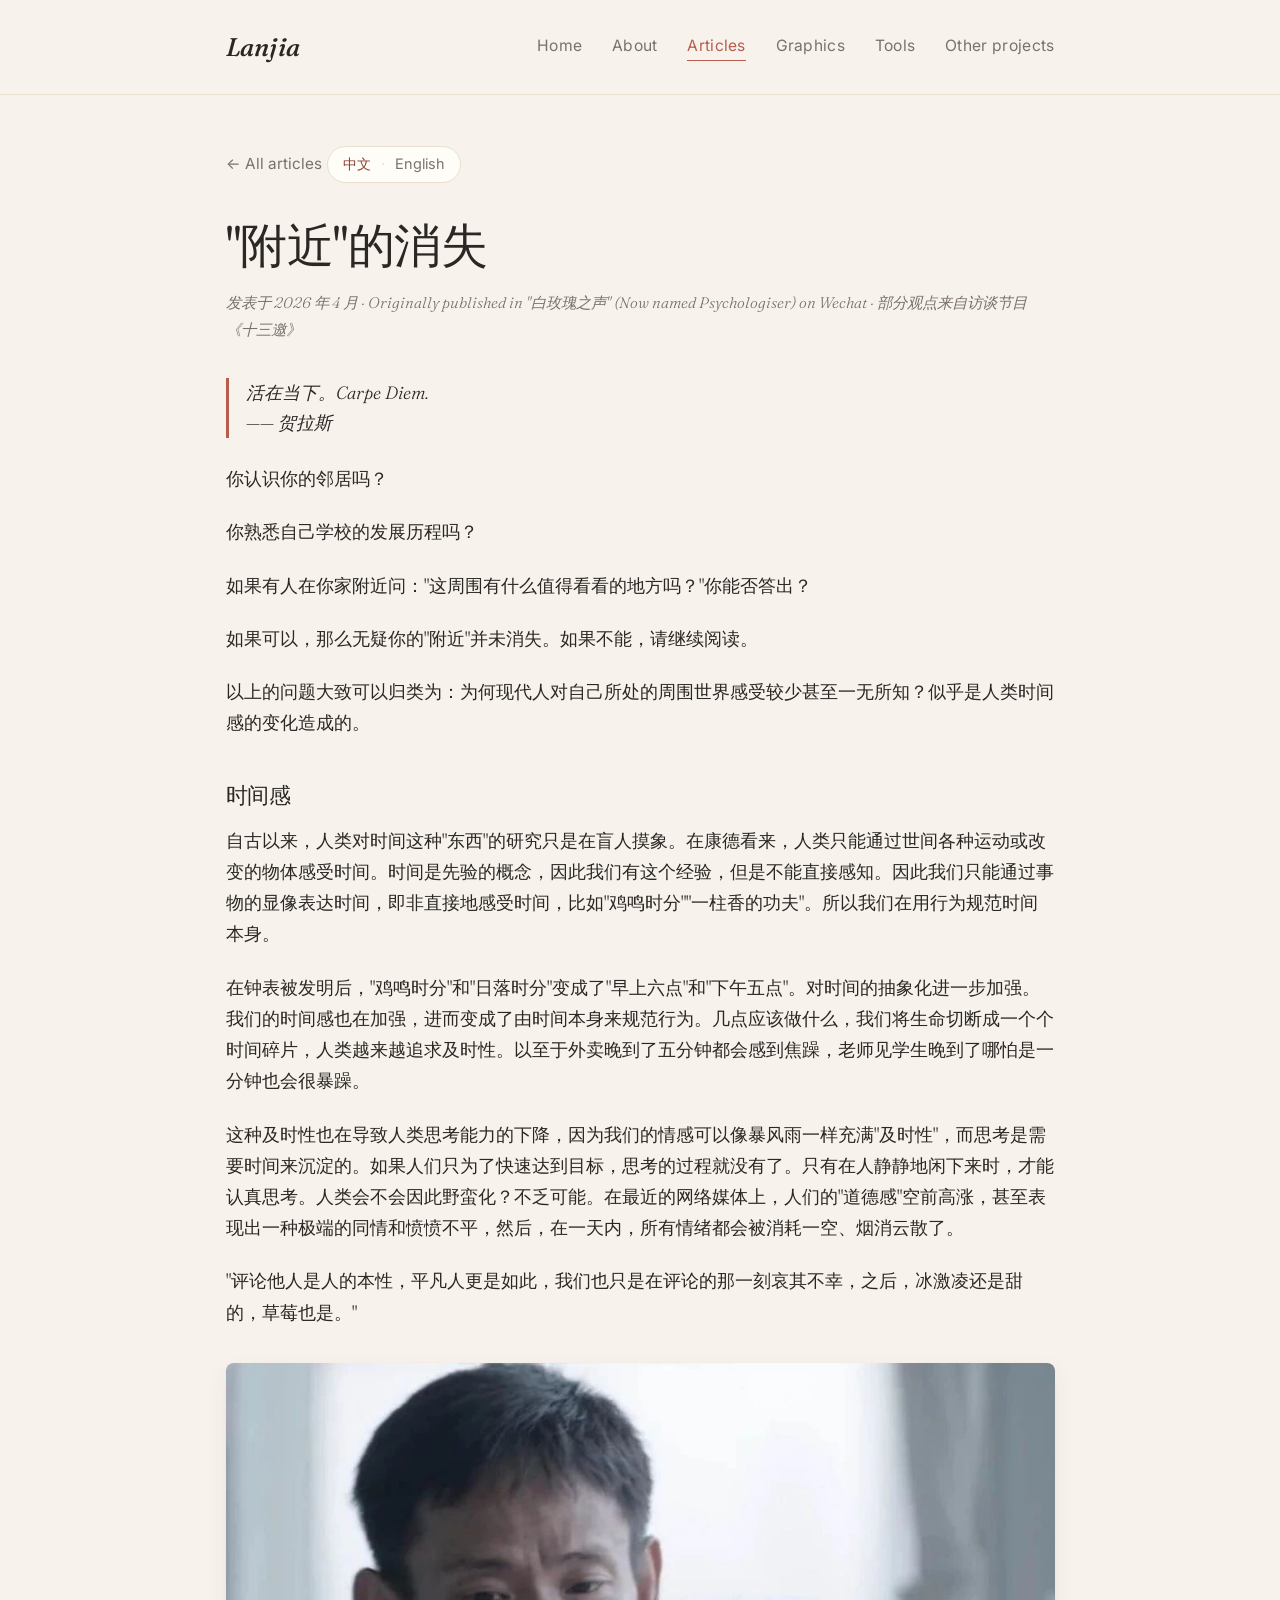
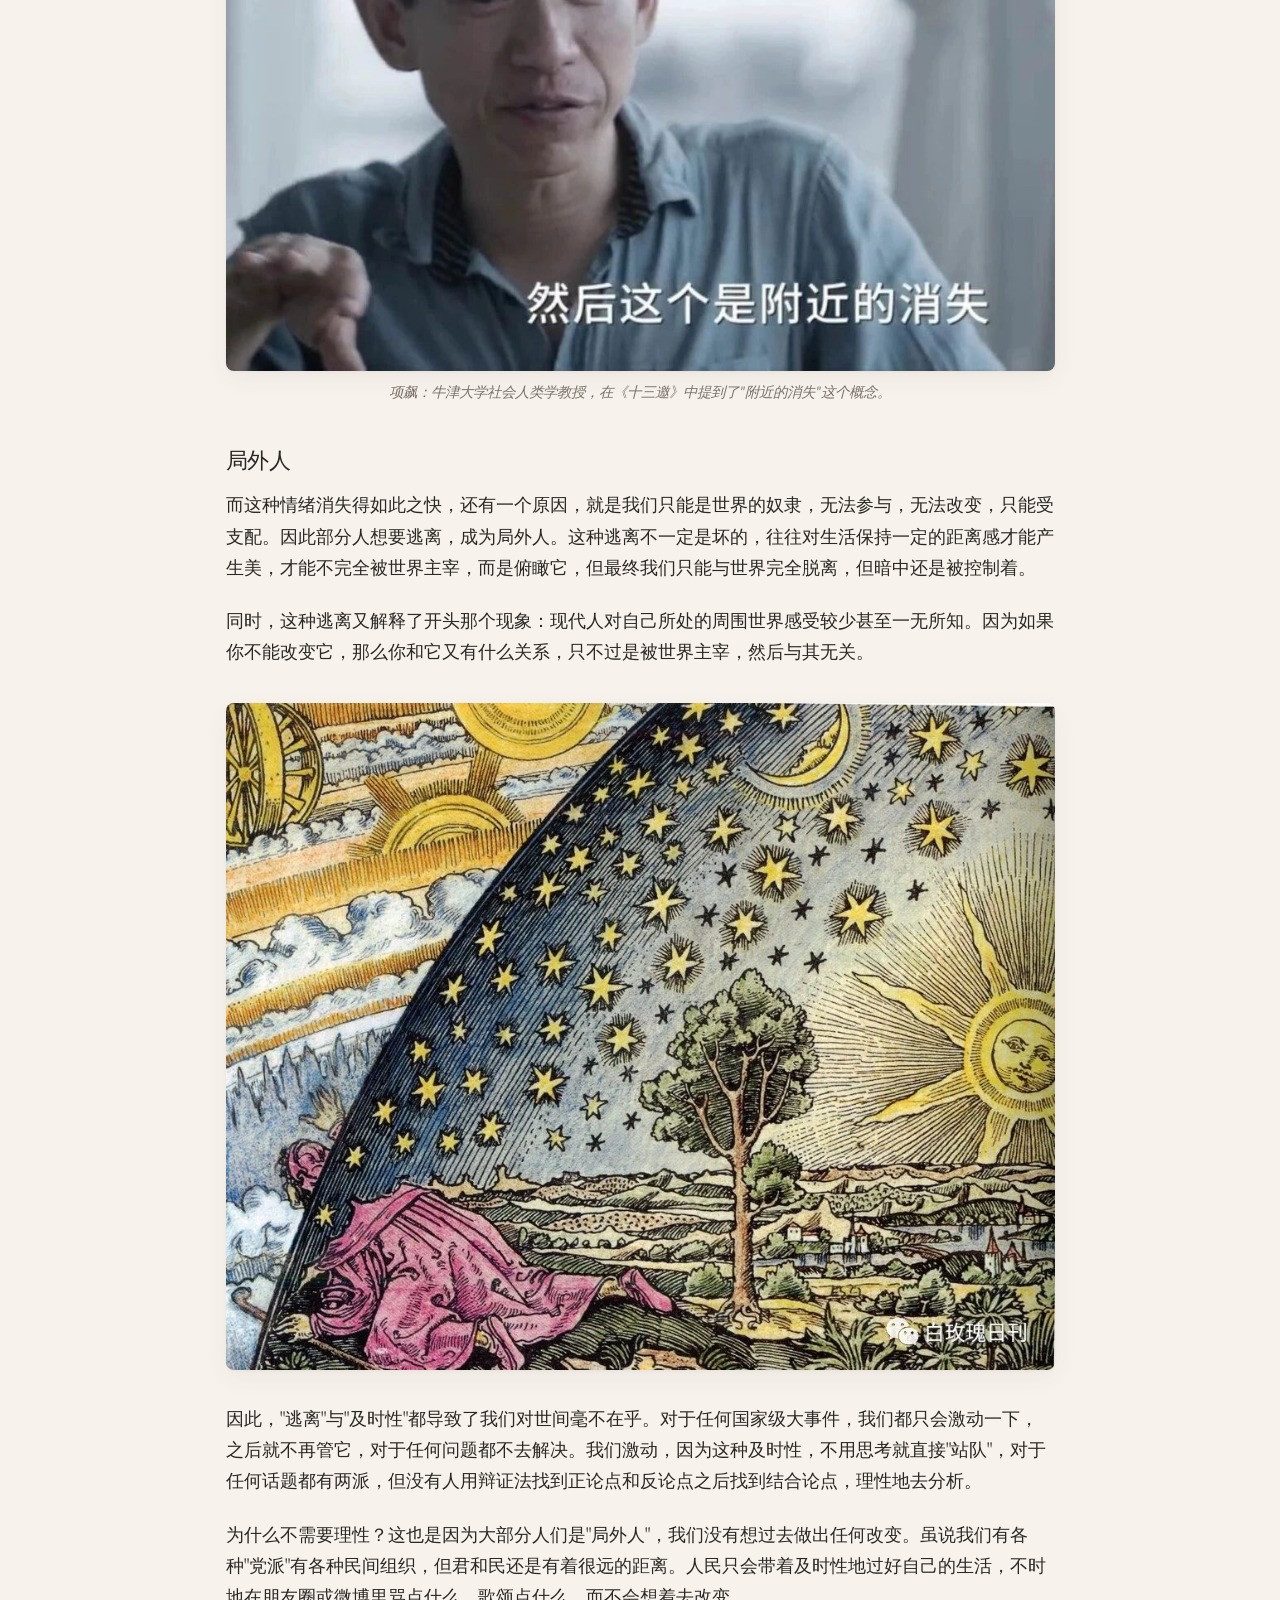
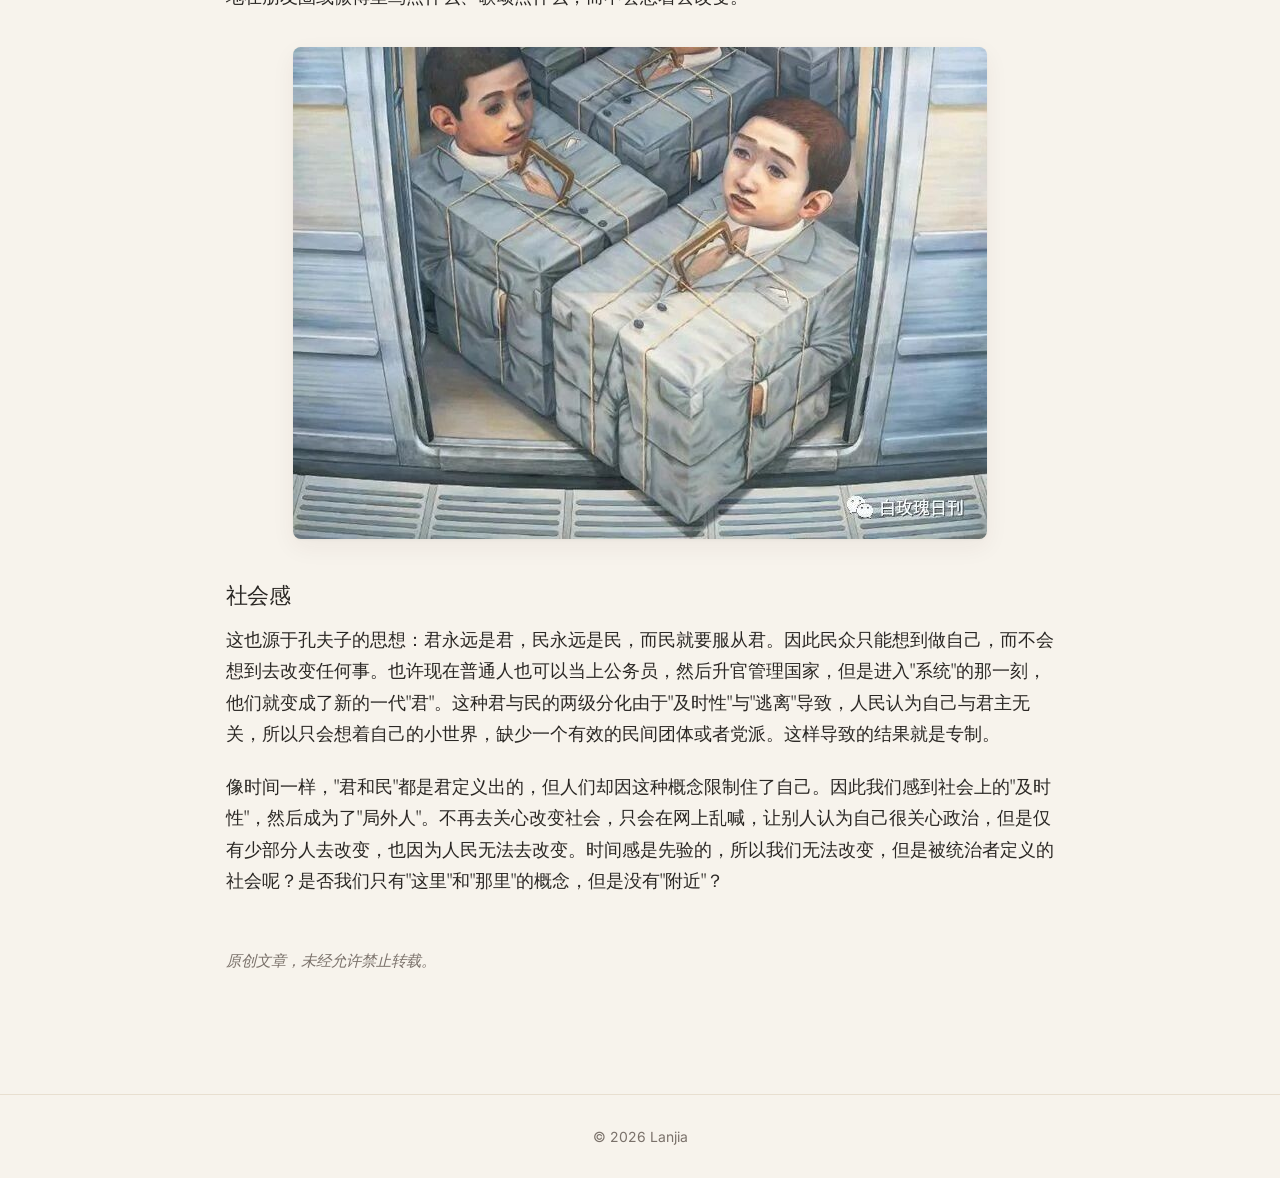
<file: articles/disappearance-of-nearby.html>
<!DOCTYPE html>
<html lang="zh-Hans">
<head>
  <meta charset="UTF-8" />
  <meta name="viewport" content="width=device-width, initial-scale=1.0" />
  <title>"附近"的消失 — Lanjia</title>
  <meta name="description" content="关于时间感、及时性、局外人心态与"附近"的一篇随笔。" />
  <link rel="stylesheet" href="../assets/css/style.css" />
</head>
<body>
  <header class="site-header">
    <div class="container">
      <div class="site-title"><a href="../index.html">Lanjia</a></div>
      <nav class="site-nav">
        <a href="../index.html">Home</a>
        <a href="../about.html">About</a>
        <a href="index.html" class="active">Articles</a>
        <a href="../paintings/index.html">Graphics</a>
        <a href="../tools/index.html">Tools</a>
        <a href="../other-projects/index.html">Other projects</a>
      </nav>
    </div>
  </header>

  <main>
    <div class="container">
      <a href="index.html" class="back-link">&larr; All articles</a>

      <p class="lang-toggle">
        <strong>中文</strong>
        <span class="lang-sep">·</span>
        <a href="disappearance-of-nearby-en.html">English</a>
      </p>

      <article lang="zh-Hans">
        <h1>"附近"的消失</h1>
        <p class="article-meta">
          发表于 2026 年 4 月 ·
          Originally published in "白玫瑰之声" (Now named Psychologiser) on Wechat ·
          部分观点来自访谈节目《十三邀》
        </p>

        <blockquote style="font-style:italic; color:var(--ink-soft); border-left:3px solid var(--accent); padding-left:1rem; margin:1.5rem 0">
          活在当下。Carpe Diem.
          <br />—— 贺拉斯
        </blockquote>

        <p>你认识你的邻居吗？</p>
        <p>你熟悉自己学校的发展历程吗？</p>
        <p>如果有人在你家附近问："这周围有什么值得看看的地方吗？"你能否答出？</p>
        <p>如果可以，那么无疑你的"附近"并未消失。如果不能，请继续阅读。</p>

        <p>
          以上的问题大致可以归类为：为何现代人对自己所处的周围世界感受较少甚至一无所知？似乎是人类时间感的变化造成的。
        </p>

        <h2>时间感</h2>

        <p>
          自古以来，人类对时间这种"东西"的研究只是在盲人摸象。在康德看来，人类只能通过世间各种运动或改变的物体感受时间。时间是先验的概念，因此我们有这个经验，但是不能直接感知。因此我们只能通过事物的显像表达时间，即非直接地感受时间，比如"鸡鸣时分""一柱香的功夫"。所以我们在用行为规范时间本身。
        </p>

        <p>
          在钟表被发明后，"鸡鸣时分"和"日落时分"变成了"早上六点"和"下午五点"。对时间的抽象化进一步加强。我们的时间感也在加强，进而变成了由时间本身来规范行为。几点应该做什么，我们将生命切断成一个个时间碎片，人类越来越追求及时性。以至于外卖晚到了五分钟都会感到焦躁，老师见学生晚到了哪怕是一分钟也会很暴躁。
        </p>

        <p>
          这种及时性也在导致人类思考能力的下降，因为我们的情感可以像暴风雨一样充满"及时性"，而思考是需要时间来沉淀的。如果人们只为了快速达到目标，思考的过程就没有了。只有在人静静地闲下来时，才能认真思考。人类会不会因此野蛮化？不乏可能。在最近的网络媒体上，人们的"道德感"空前高涨，甚至表现出一种极端的同情和愤愤不平，然后，在一天内，所有情绪都会被消耗一空、烟消云散了。
        </p>

        <p>
          "评论他人是人的本性，平凡人更是如此，我们也只是在评论的那一刻哀其不幸，之后，冰激凌还是甜的，草莓也是。"
        </p>

        <!-- 👇 IMAGE 1 — save as assets/images/article-nearby-1.jpg -->
        <figure class="article-figure">
          <img src="../assets/images/article-nearby-1.jpg"
               alt="项飙肖像照片" />
          <figcaption>
            项飙：牛津大学社会人类学教授，在《十三邀》中提到了"附近的消失"这个概念。
          </figcaption>
        </figure>

        <h2>局外人</h2>

        <p>
          而这种情绪消失得如此之快，还有一个原因，就是我们只能是世界的奴隶，无法参与，无法改变，只能受支配。因此部分人想要逃离，成为局外人。这种逃离不一定是坏的，往往对生活保持一定的距离感才能产生美，才能不完全被世界主宰，而是俯瞰它，但最终我们只能与世界完全脱离，但暗中还是被控制着。
        </p>

        <p>
          同时，这种逃离又解释了开头那个现象：现代人对自己所处的周围世界感受较少甚至一无所知。因为如果你不能改变它，那么你和它又有什么关系，只不过是被世界主宰，然后与其无关。
        </p>

        <!-- 👇 IMAGE 2 — save as assets/images/article-nearby-2.jpg -->
        <figure class="article-figure">
          <img src="../assets/images/article-nearby-2.jpg" alt="配图 2" />
        </figure>

        <p>
          因此，"逃离"与"及时性"都导致了我们对世间毫不在乎。对于任何国家级大事件，我们都只会激动一下，之后就不再管它，对于任何问题都不去解决。我们激动，因为这种及时性，不用思考就直接"站队"，对于任何话题都有两派，但没有人用辩证法找到正论点和反论点之后找到结合论点，理性地去分析。
        </p>

        <p>
          为什么不需要理性？这也是因为大部分人们是"局外人"，我们没有想过去做出任何改变。虽说我们有各种"党派"有各种民间组织，但君和民还是有着很远的距离。人民只会带着及时性地过好自己的生活，不时地在朋友圈或微博里骂点什么、歌颂点什么，而不会想着去改变。
        </p>

        <!-- 👇 IMAGE 3 — save as assets/images/article-nearby-3.jpg -->
        <figure class="article-figure">
          <img src="../assets/images/article-nearby-3.jpg" alt="配图 3" />
        </figure>

        <h2>社会感</h2>

        <p>
          这也源于孔夫子的思想：君永远是君，民永远是民，而民就要服从君。因此民众只能想到做自己，而不会想到去改变任何事。也许现在普通人也可以当上公务员，然后升官管理国家，但是进入"系统"的那一刻，他们就变成了新的一代"君"。这种君与民的两级分化由于"及时性"与"逃离"导致，人民认为自己与君主无关，所以只会想着自己的小世界，缺少一个有效的民间团体或者党派。这样导致的结果就是专制。
        </p>

        <p>
          像时间一样，"君和民"都是君定义出的，但人们却因这种概念限制住了自己。因此我们感到社会上的"及时性"，然后成为了"局外人"。不再去关心改变社会，只会在网上乱喊，让别人认为自己很关心政治，但是仅有少部分人去改变，也因为人民无法去改变。时间感是先验的，所以我们无法改变，但是被统治者定义的社会呢？是否我们只有"这里"和"那里"的概念，但是没有"附近"？
        </p>

        <p class="article-meta" style="margin-top:3rem">
          原创文章，未经允许禁止转载。
        </p>
      </article>
    </div>
  </main>

  <footer class="site-footer">
    <div class="container">
      &copy; <span id="year">2026</span> Lanjia
    </div>
  </footer>

  <script src="../assets/js/main.js"></script>
  <script>document.getElementById("year").textContent = new Date().getFullYear();</script>
</body>
</html>
</file>
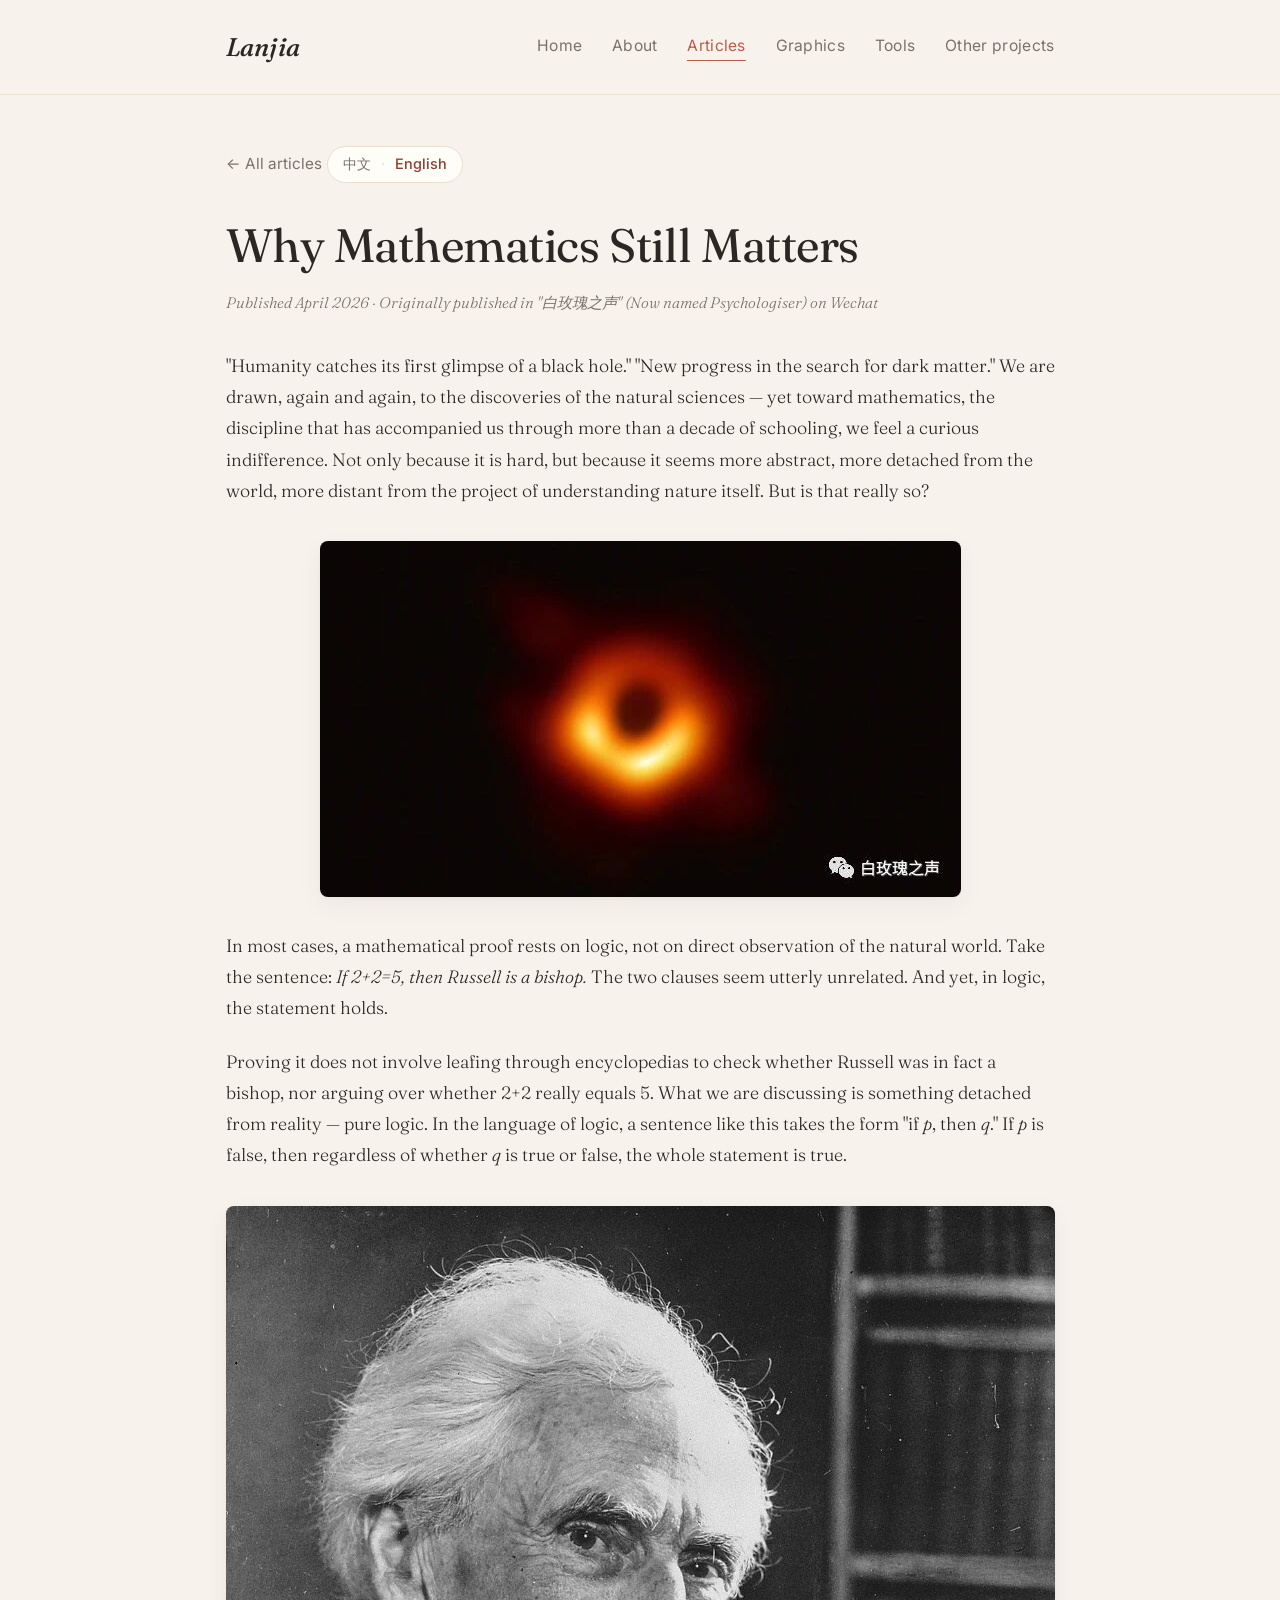
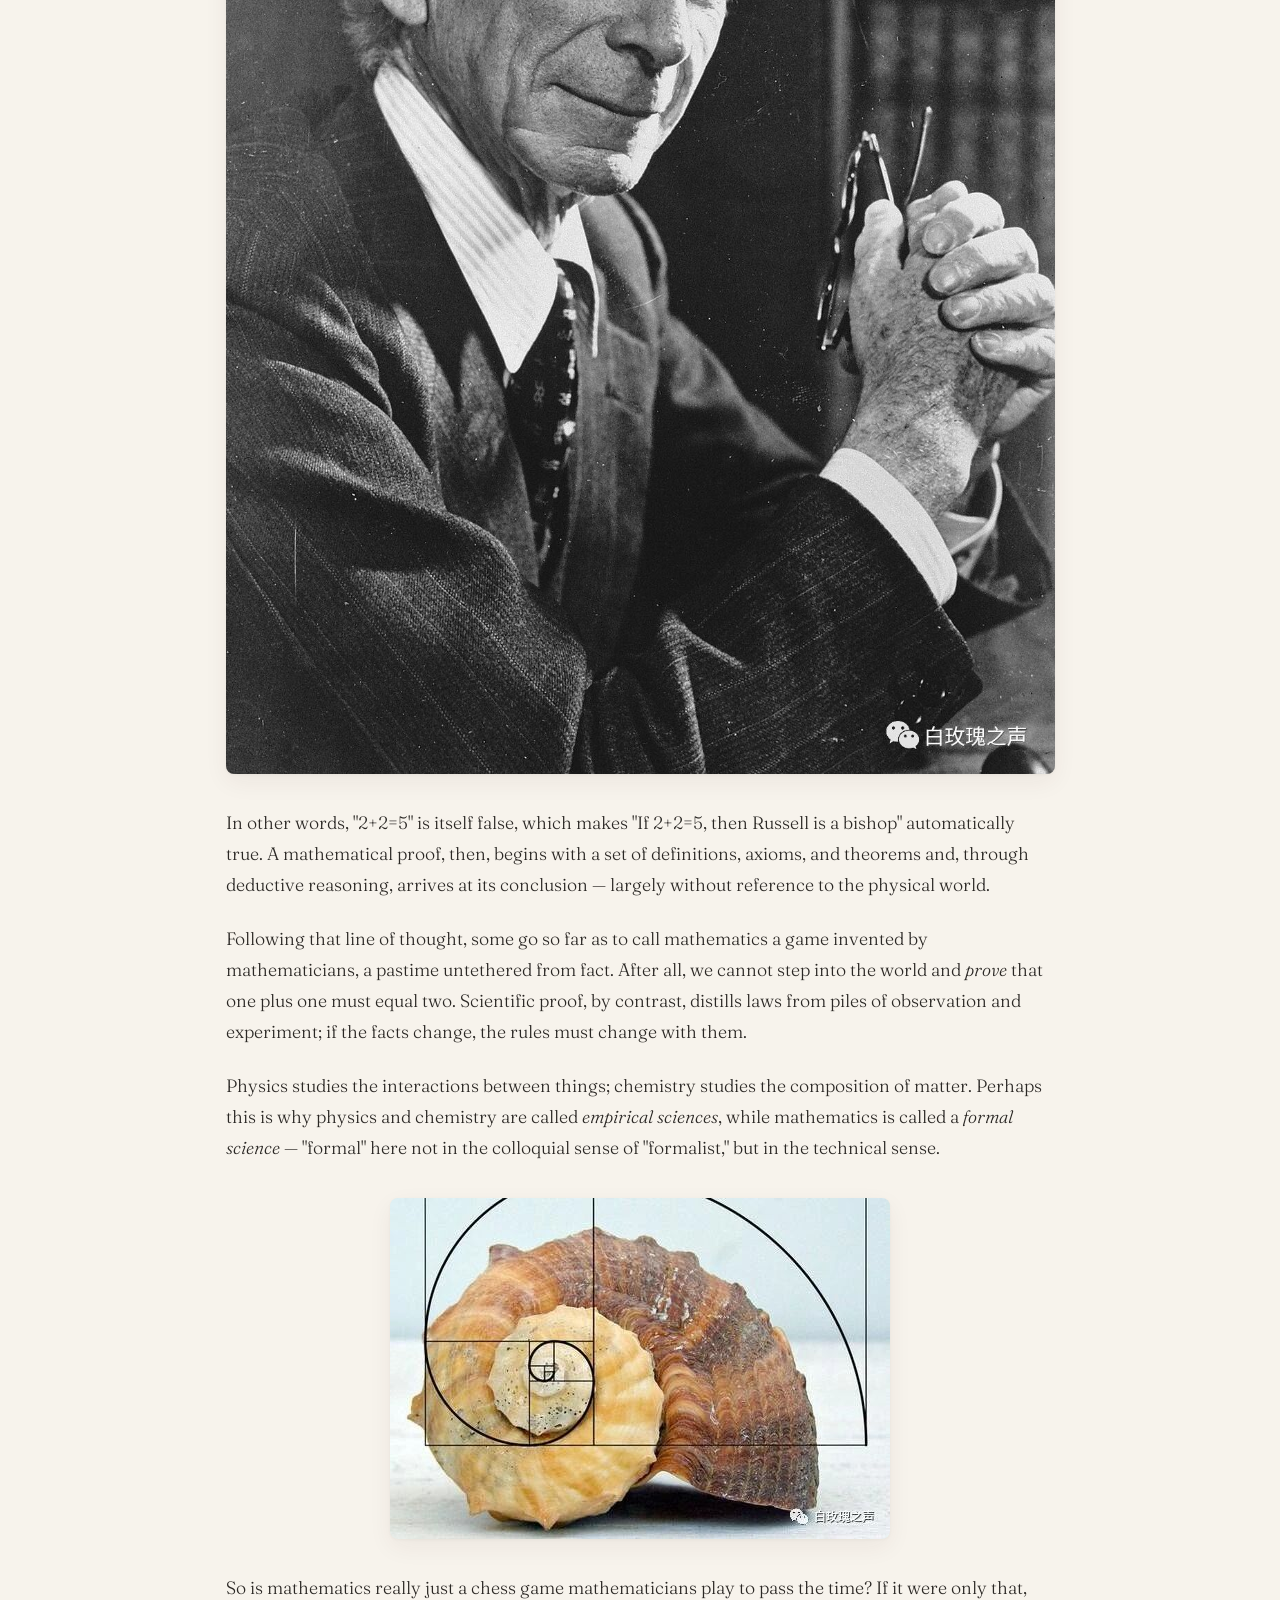
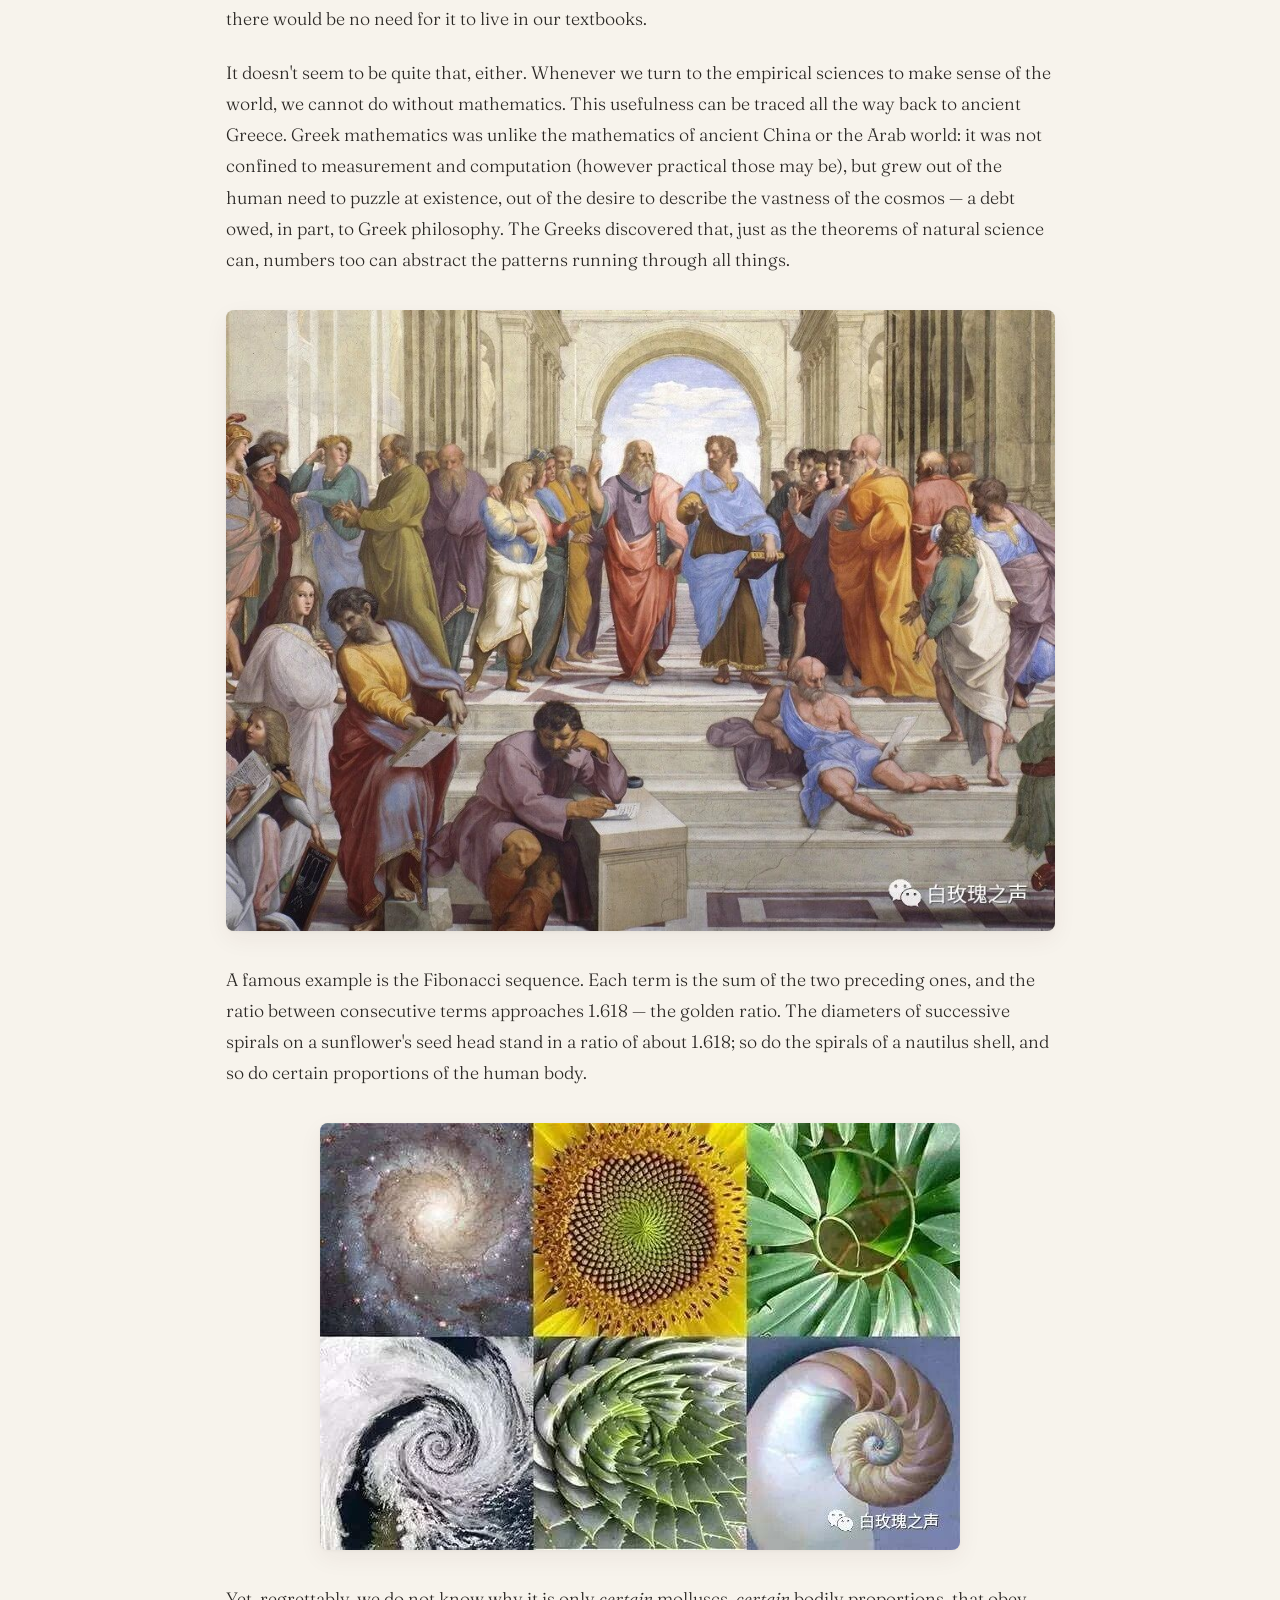
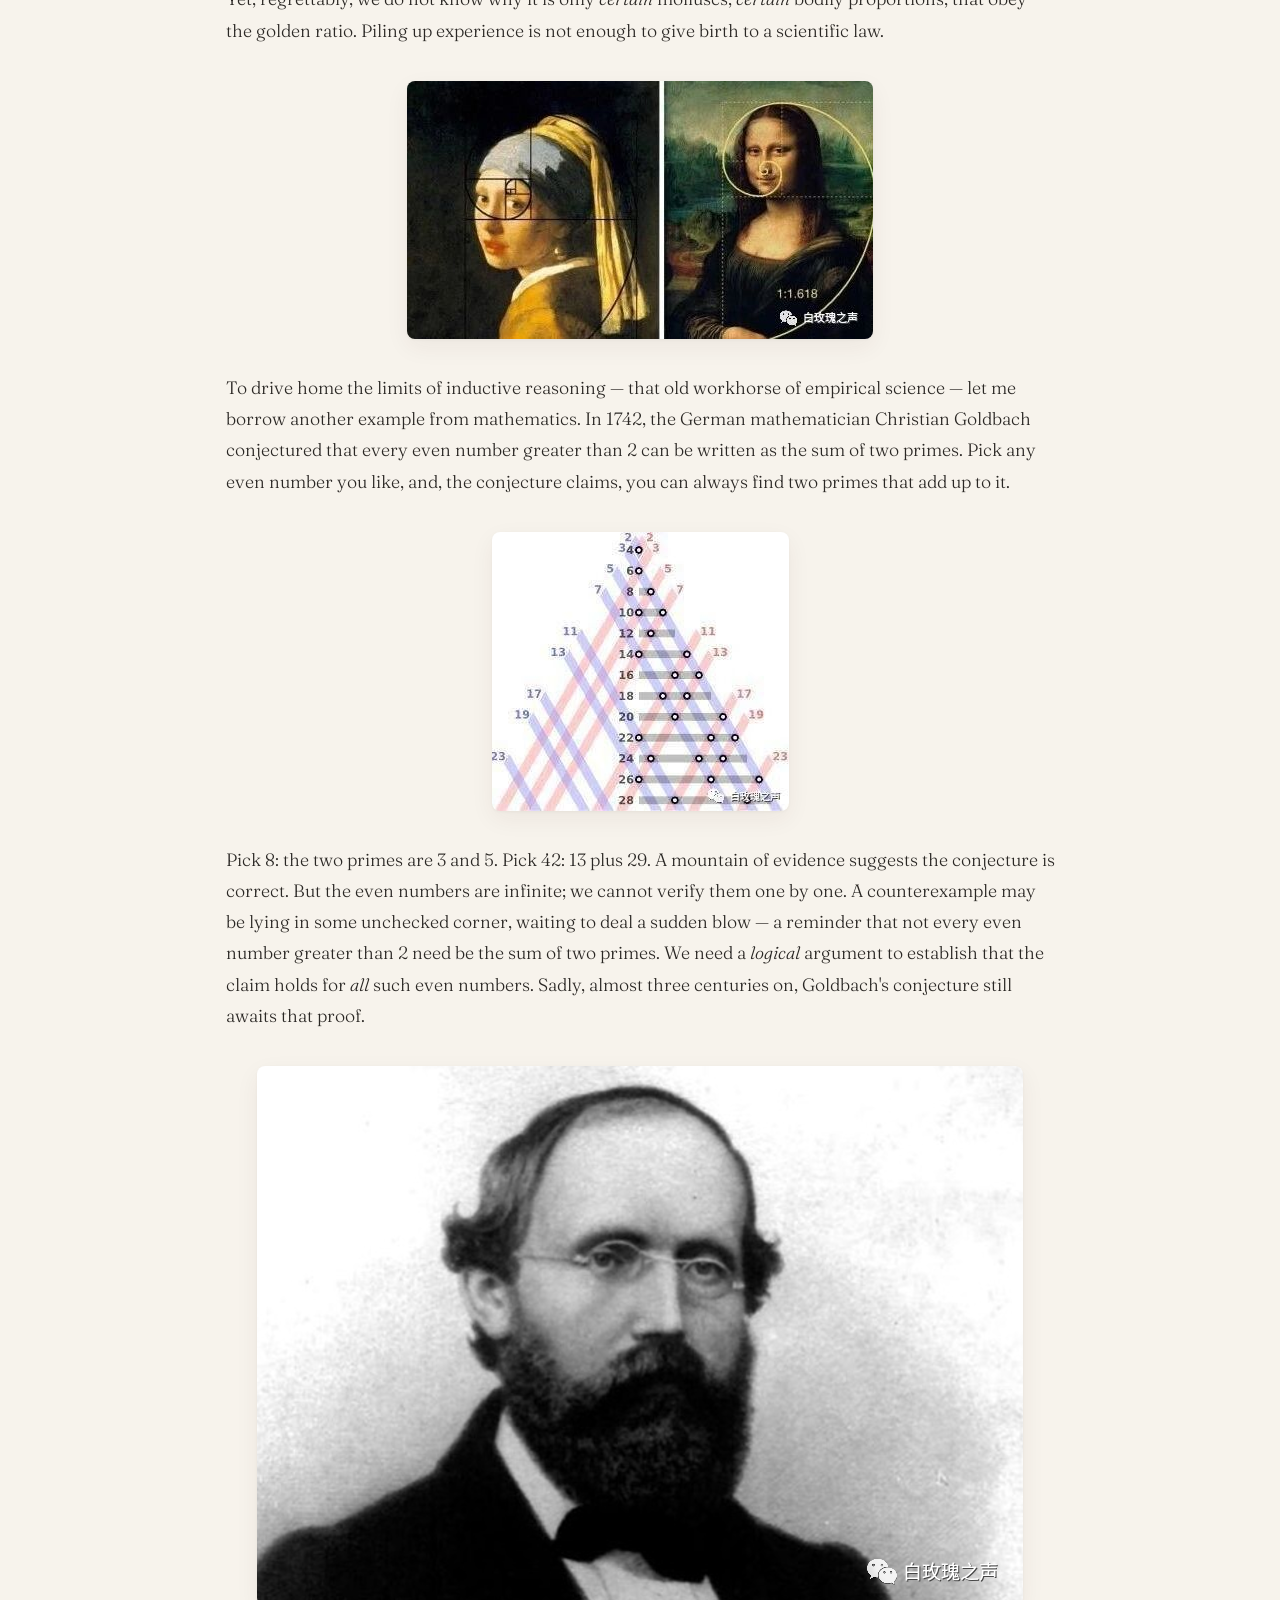
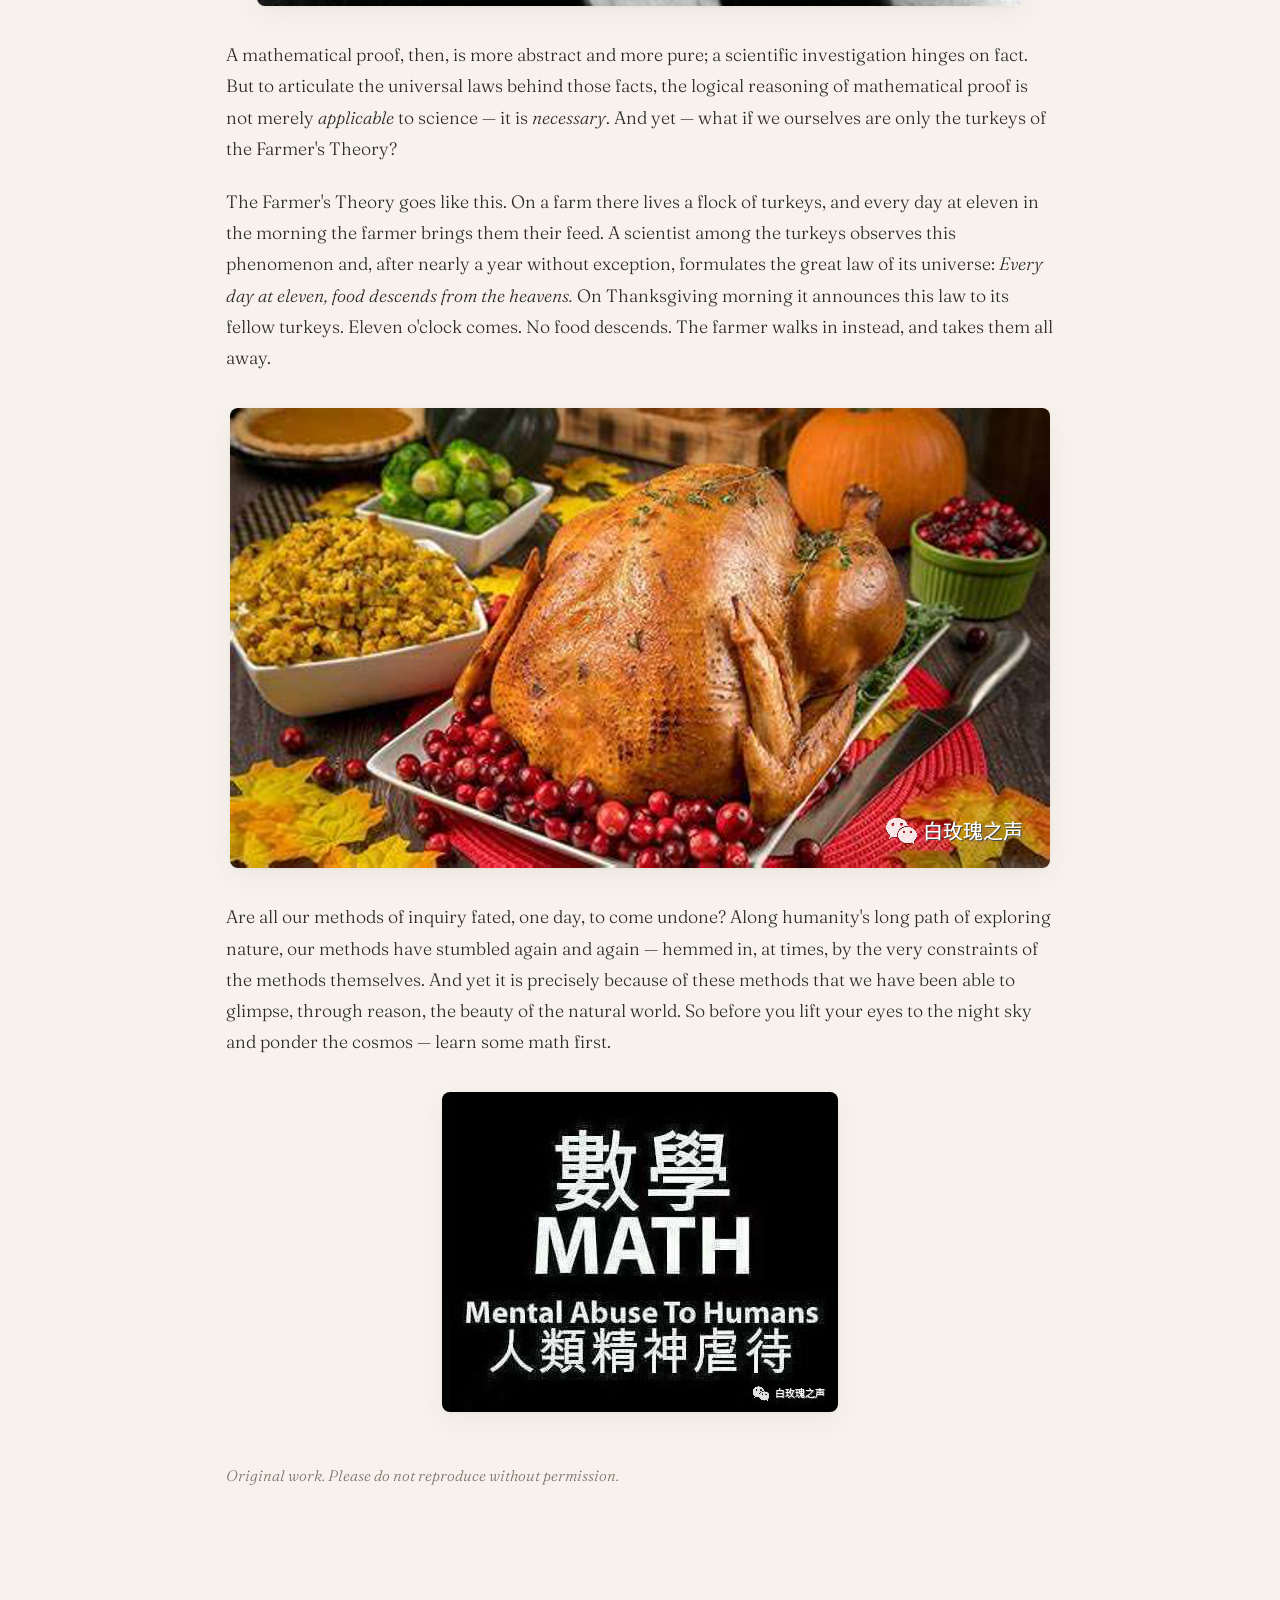
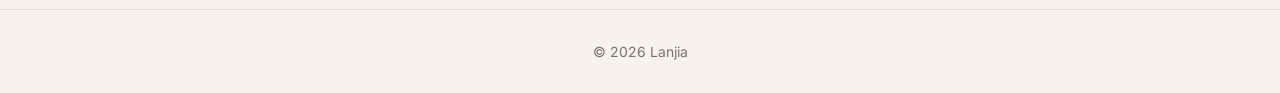
<file: articles/math-meaning-en.html>
<!DOCTYPE html>
<html lang="en">
<head>
  <meta charset="UTF-8" />
  <meta name="viewport" content="width=device-width, initial-scale=1.0" />
  <title>Why Mathematics Still Matters — Lanjia</title>
  <meta name="description" content="An essay on the abstraction of mathematics, the nature of logical proof, and why a formal science still speaks to the empirical world." />
  <link rel="stylesheet" href="../assets/css/style.css" />
</head>
<body>
  <header class="site-header">
    <div class="container">
      <div class="site-title"><a href="../index.html">Lanjia</a></div>
      <nav class="site-nav">
        <a href="../index.html">Home</a>
        <a href="../about.html">About</a>
        <a href="index.html" class="active">Articles</a>
        <a href="../paintings/index.html">Graphics</a>
        <a href="../tools/index.html">Tools</a>
        <a href="../other-projects/index.html">Other projects</a>
      </nav>
    </div>
  </header>

  <main>
    <div class="container">
      <a href="index.html" class="back-link">&larr; All articles</a>

      <p class="lang-toggle">
        <a href="math-meaning.html">中文</a>
        <span class="lang-sep">·</span>
        <strong>English</strong>
      </p>

      <article>
        <h1>Why Mathematics Still Matters</h1>
        <p class="article-meta">
          Published April 2026 ·
          Originally published in "白玫瑰之声" (Now named Psychologiser) on Wechat
        </p>

        <p>
          "Humanity catches its first glimpse of a black hole." "New progress in the search for dark matter." We are drawn, again and again, to the discoveries of the natural sciences — yet toward mathematics, the discipline that has accompanied us through more than a decade of schooling, we feel a curious indifference. Not only because it is hard, but because it seems more abstract, more detached from the world, more distant from the project of understanding nature itself. But is that really so?
        </p>

        <!-- 👇 IMAGE 1 — save as assets/images/article-math-1.jpg -->
        <figure class="article-figure">
          <img src="../assets/images/article-math-1.jpg" alt="Figure 1" />
        </figure>

        <p>
          In most cases, a mathematical proof rests on logic, not on direct observation of the natural world. Take the sentence: <em>If 2+2=5, then Russell is a bishop.</em> The two clauses seem utterly unrelated. And yet, in logic, the statement holds.
        </p>

        <p>
          Proving it does not involve leafing through encyclopedias to check whether Russell was in fact a bishop, nor arguing over whether 2+2 really equals 5. What we are discussing is something detached from reality — pure logic. In the language of logic, a sentence like this takes the form "if <em>p</em>, then <em>q</em>." If <em>p</em> is false, then regardless of whether <em>q</em> is true or false, the whole statement is true.
        </p>

        <!-- 👇 IMAGE 2 — save as assets/images/article-math-2.jpg -->
        <figure class="article-figure">
          <img src="../assets/images/article-math-2.jpg" alt="Figure 2" />
        </figure>

        <p>
          In other words, "2+2=5" is itself false, which makes "If 2+2=5, then Russell is a bishop" automatically true. A mathematical proof, then, begins with a set of definitions, axioms, and theorems and, through deductive reasoning, arrives at its conclusion — largely without reference to the physical world.
        </p>

        <p>
          Following that line of thought, some go so far as to call mathematics a game invented by mathematicians, a pastime untethered from fact. After all, we cannot step into the world and <em>prove</em> that one plus one must equal two. Scientific proof, by contrast, distills laws from piles of observation and experiment; if the facts change, the rules must change with them.
        </p>

        <p>
          Physics studies the interactions between things; chemistry studies the composition of matter. Perhaps this is why physics and chemistry are called <em>empirical sciences</em>, while mathematics is called a <em>formal science</em> — "formal" here not in the colloquial sense of "formalist," but in the technical sense.
        </p>

        <!-- 👇 IMAGE 3 — save as assets/images/article-math-3.jpg -->
        <figure class="article-figure">
          <img src="../assets/images/article-math-3.jpg" alt="Figure 3" />
        </figure>

        <p>
          So is mathematics really just a chess game mathematicians play to pass the time? If it were only that, there would be no need for it to live in our textbooks.
        </p>

        <p>
          It doesn't seem to be quite that, either. Whenever we turn to the empirical sciences to make sense of the world, we cannot do without mathematics. This usefulness can be traced all the way back to ancient Greece. Greek mathematics was unlike the mathematics of ancient China or the Arab world: it was not confined to measurement and computation (however practical those may be), but grew out of the human need to puzzle at existence, out of the desire to describe the vastness of the cosmos — a debt owed, in part, to Greek philosophy. The Greeks discovered that, just as the theorems of natural science can, numbers too can abstract the patterns running through all things.
        </p>

        <!-- 👇 IMAGE 4 — save as assets/images/article-math-4.jpg -->
        <figure class="article-figure">
          <img src="../assets/images/article-math-4.jpg" alt="Figure 4" />
        </figure>

        <p>
          A famous example is the Fibonacci sequence. Each term is the sum of the two preceding ones, and the ratio between consecutive terms approaches 1.618 — the golden ratio. The diameters of successive spirals on a sunflower's seed head stand in a ratio of about 1.618; so do the spirals of a nautilus shell, and so do certain proportions of the human body.
        </p>

        <!-- 👇 IMAGE 5 — save as assets/images/article-math-5.jpg -->
        <figure class="article-figure">
          <img src="../assets/images/article-math-5.jpg" alt="Figure 5" />
        </figure>

        <p>
          Yet, regrettably, we do not know why it is only <em>certain</em> molluscs, <em>certain</em> bodily proportions, that obey the golden ratio. Piling up experience is not enough to give birth to a scientific law.
        </p>

        <!-- 👇 IMAGE 6 — save as assets/images/article-math-6.jpg -->
        <figure class="article-figure">
          <img src="../assets/images/article-math-6.jpg" alt="Figure 6" />
        </figure>

        <p>
          To drive home the limits of inductive reasoning — that old workhorse of empirical science — let me borrow another example from mathematics. In 1742, the German mathematician Christian Goldbach conjectured that every even number greater than 2 can be written as the sum of two primes. Pick any even number you like, and, the conjecture claims, you can always find two primes that add up to it.
        </p>

        <!-- 👇 IMAGE 7 — save as assets/images/article-math-7.jpg -->
        <figure class="article-figure">
          <img src="../assets/images/article-math-7.jpg" alt="Figure 7" />
        </figure>

        <p>
          Pick 8: the two primes are 3 and 5. Pick 42: 13 plus 29. A mountain of evidence suggests the conjecture is correct. But the even numbers are infinite; we cannot verify them one by one. A counterexample may be lying in some unchecked corner, waiting to deal a sudden blow — a reminder that not every even number greater than 2 need be the sum of two primes. We need a <em>logical</em> argument to establish that the claim holds for <em>all</em> such even numbers. Sadly, almost three centuries on, Goldbach's conjecture still awaits that proof.
        </p>

        <!-- 👇 IMAGE 8 — save as assets/images/article-math-8.png -->
        <figure class="article-figure">
          <img src="../assets/images/article-math-8.png" alt="Figure 8" />
        </figure>

        <p>
          A mathematical proof, then, is more abstract and more pure; a scientific investigation hinges on fact. But to articulate the universal laws behind those facts, the logical reasoning of mathematical proof is not merely <em>applicable</em> to science — it is <em>necessary</em>. And yet — what if we ourselves are only the turkeys of the Farmer's Theory?
        </p>

        <p>
          The Farmer's Theory goes like this. On a farm there lives a flock of turkeys, and every day at eleven in the morning the farmer brings them their feed. A scientist among the turkeys observes this phenomenon and, after nearly a year without exception, formulates the great law of its universe: <em>Every day at eleven, food descends from the heavens.</em> On Thanksgiving morning it announces this law to its fellow turkeys. Eleven o'clock comes. No food descends. The farmer walks in instead, and takes them all away.
        </p>

        <!-- 👇 IMAGE 9 — save as assets/images/article-math-9.png -->
        <figure class="article-figure">
          <img src="../assets/images/article-math-9.png" alt="Figure 9" />
        </figure>

        <p>
          Are all our methods of inquiry fated, one day, to come undone? Along humanity's long path of exploring nature, our methods have stumbled again and again — hemmed in, at times, by the very constraints of the methods themselves. And yet it is precisely because of these methods that we have been able to glimpse, through reason, the beauty of the natural world. So before you lift your eyes to the night sky and ponder the cosmos — learn some math first.
        </p>

        <!-- 👇 IMAGE 10 — save as assets/images/article-math-10.jpg -->
        <figure class="article-figure">
          <img src="../assets/images/article-math-10.jpg" alt="Figure 10" />
        </figure>

        <p class="article-meta" style="margin-top:3rem">
          Original work. Please do not reproduce without permission.
        </p>
      </article>
    </div>
  </main>

  <footer class="site-footer">
    <div class="container">
      &copy; <span id="year">2026</span> Lanjia
    </div>
  </footer>

  <script src="../assets/js/main.js"></script>
  <script>document.getElementById("year").textContent = new Date().getFullYear();</script>
</body>
</html>
</file>
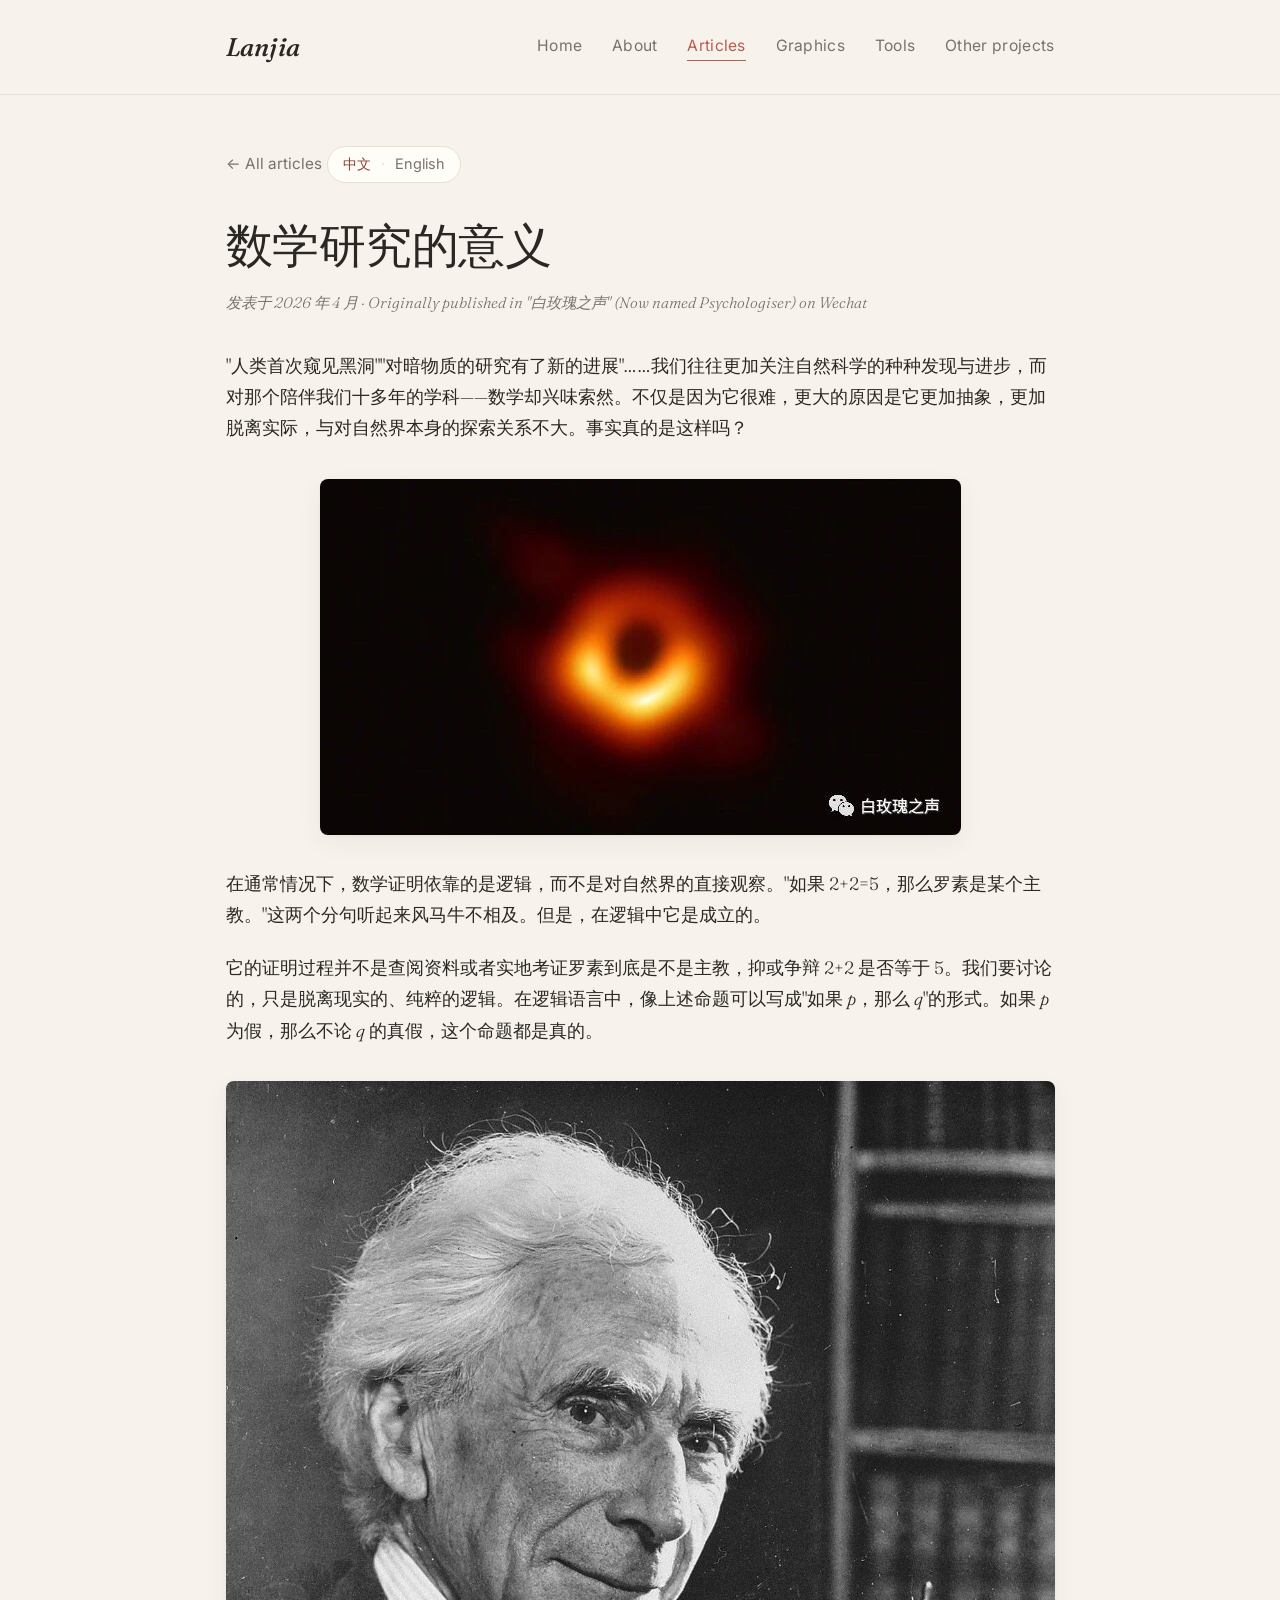
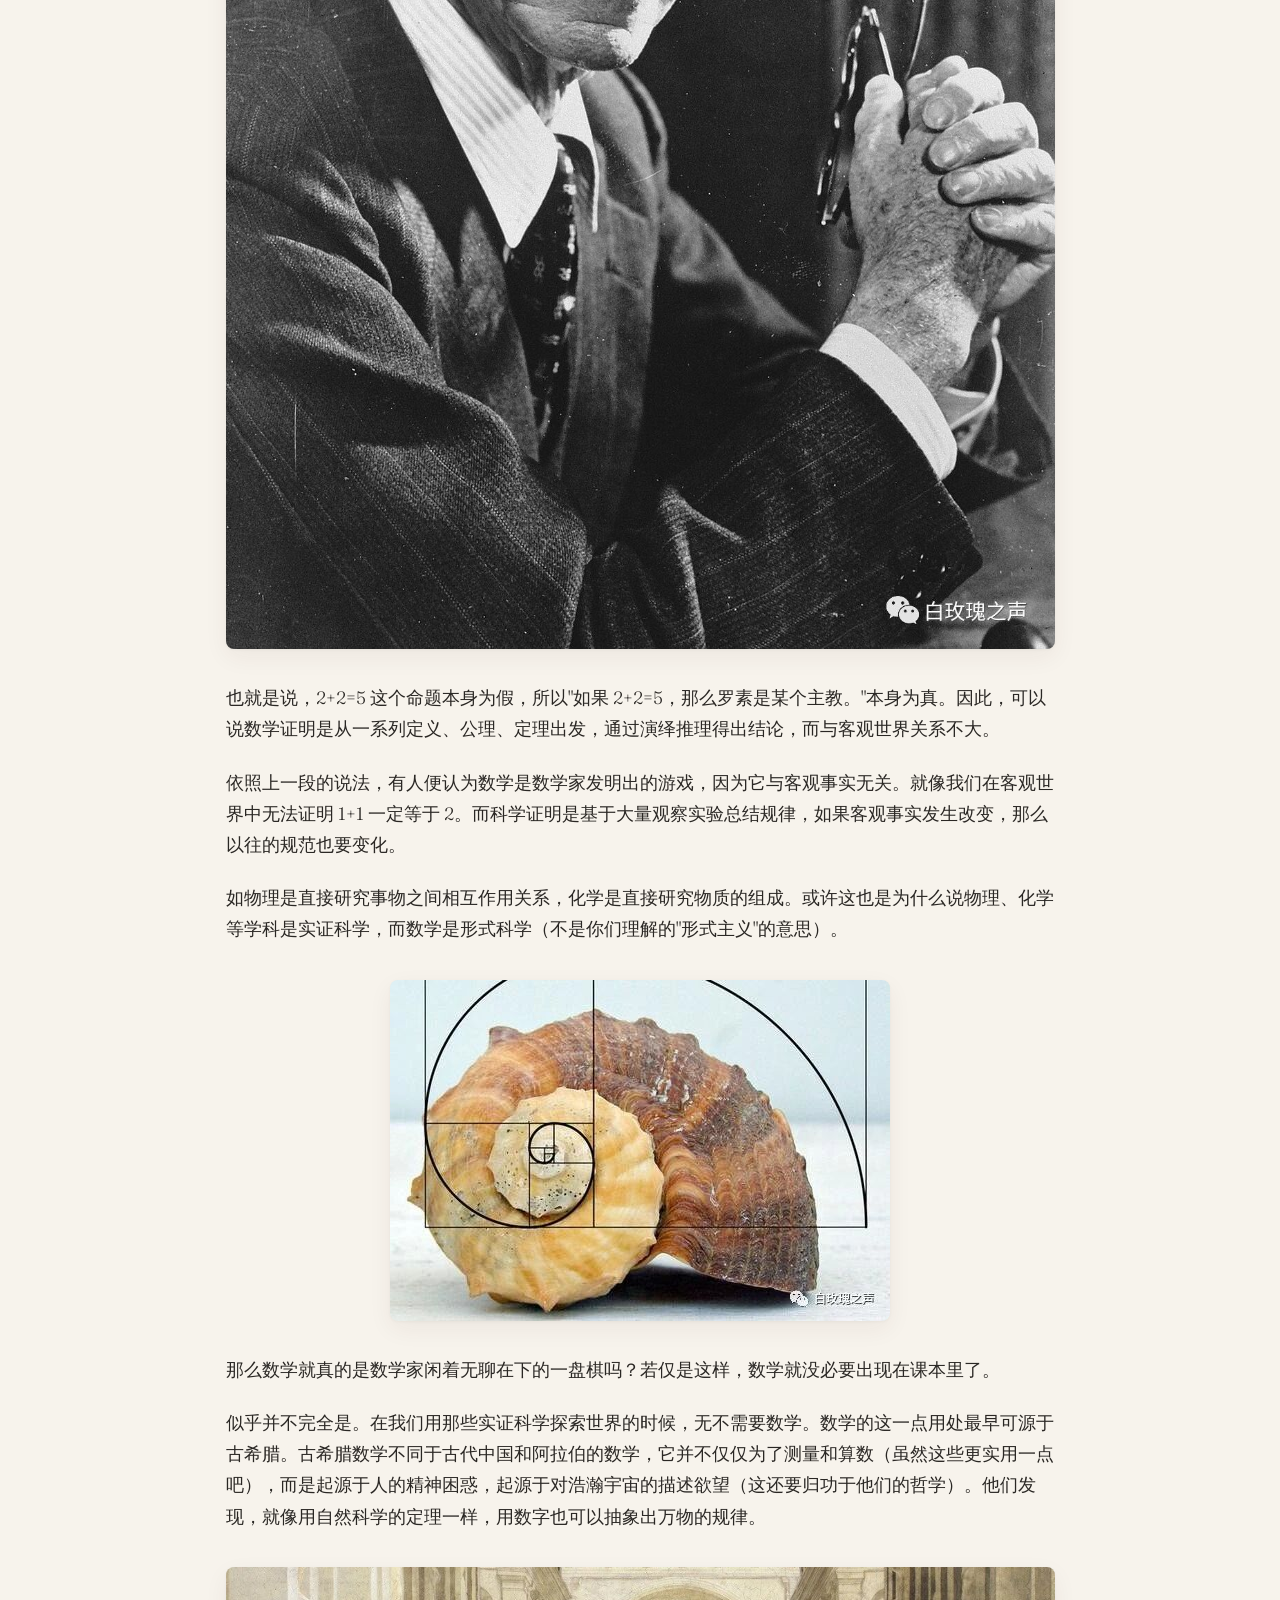
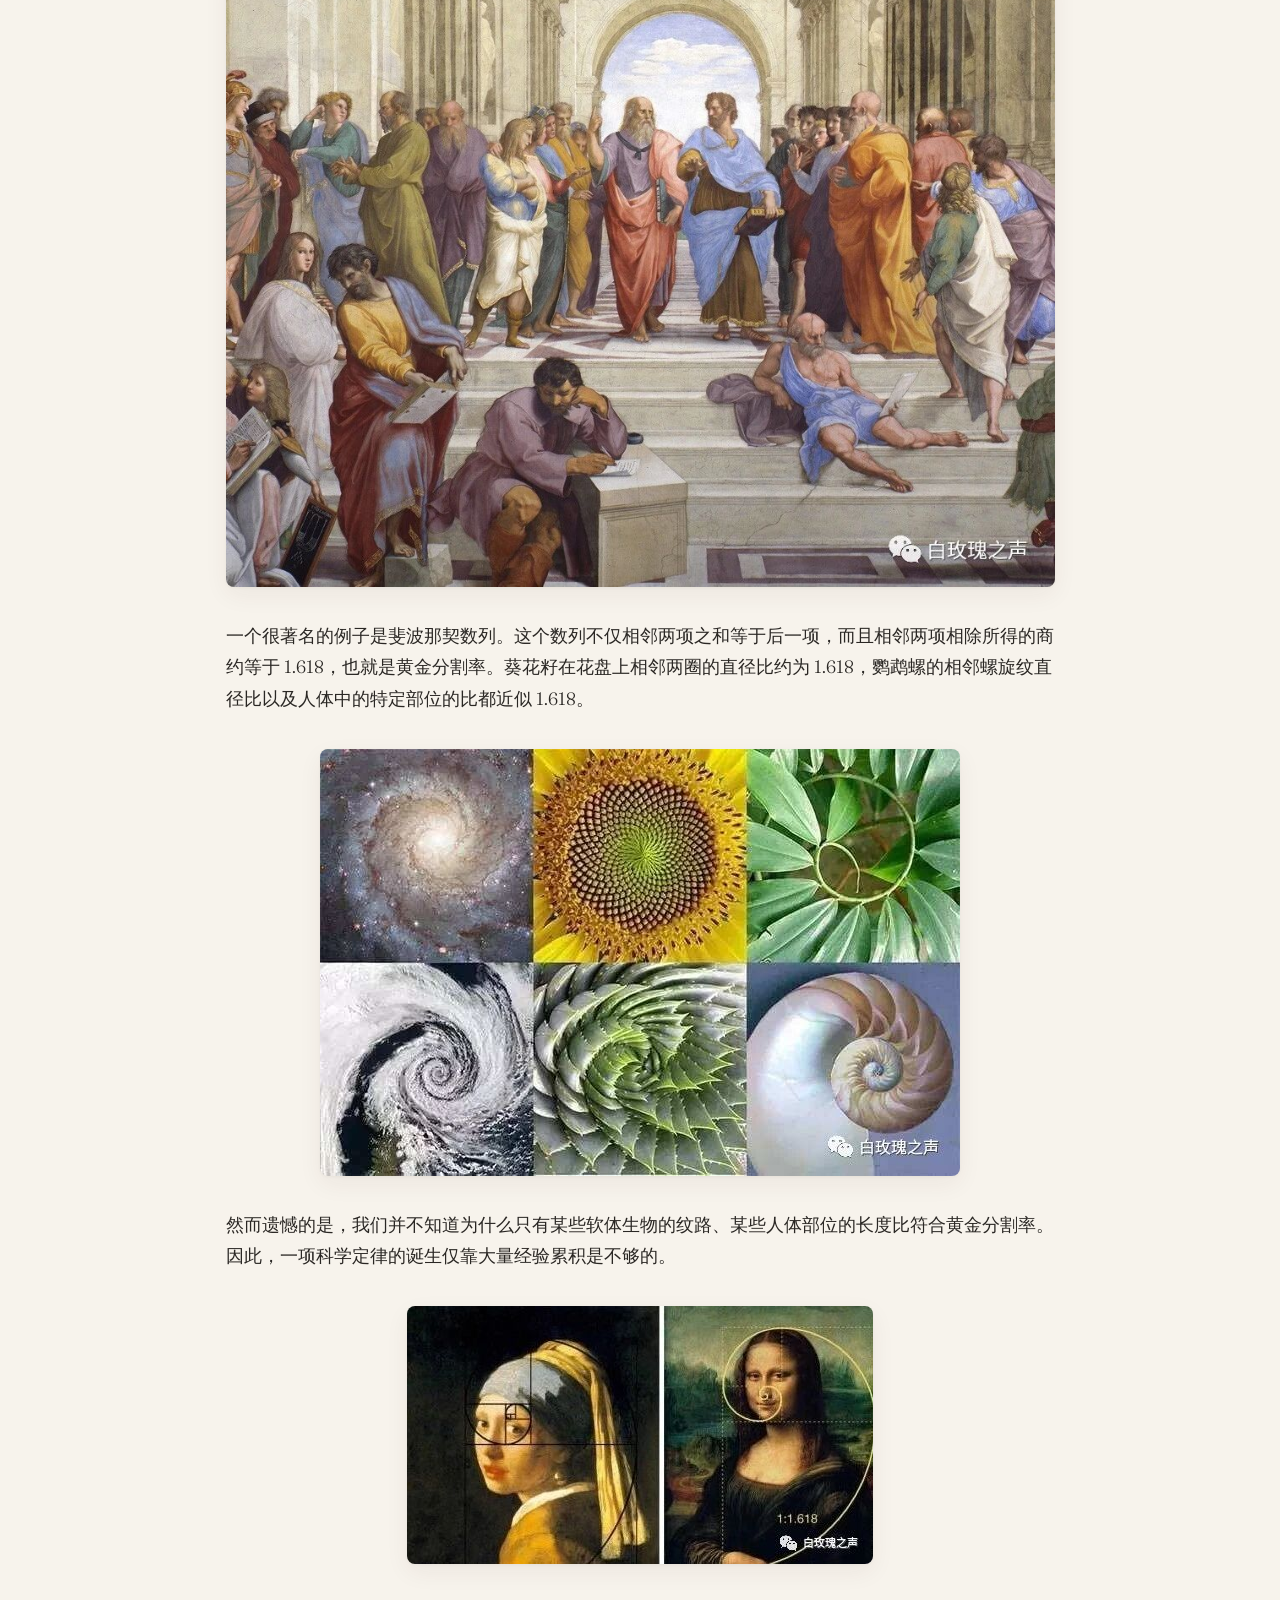
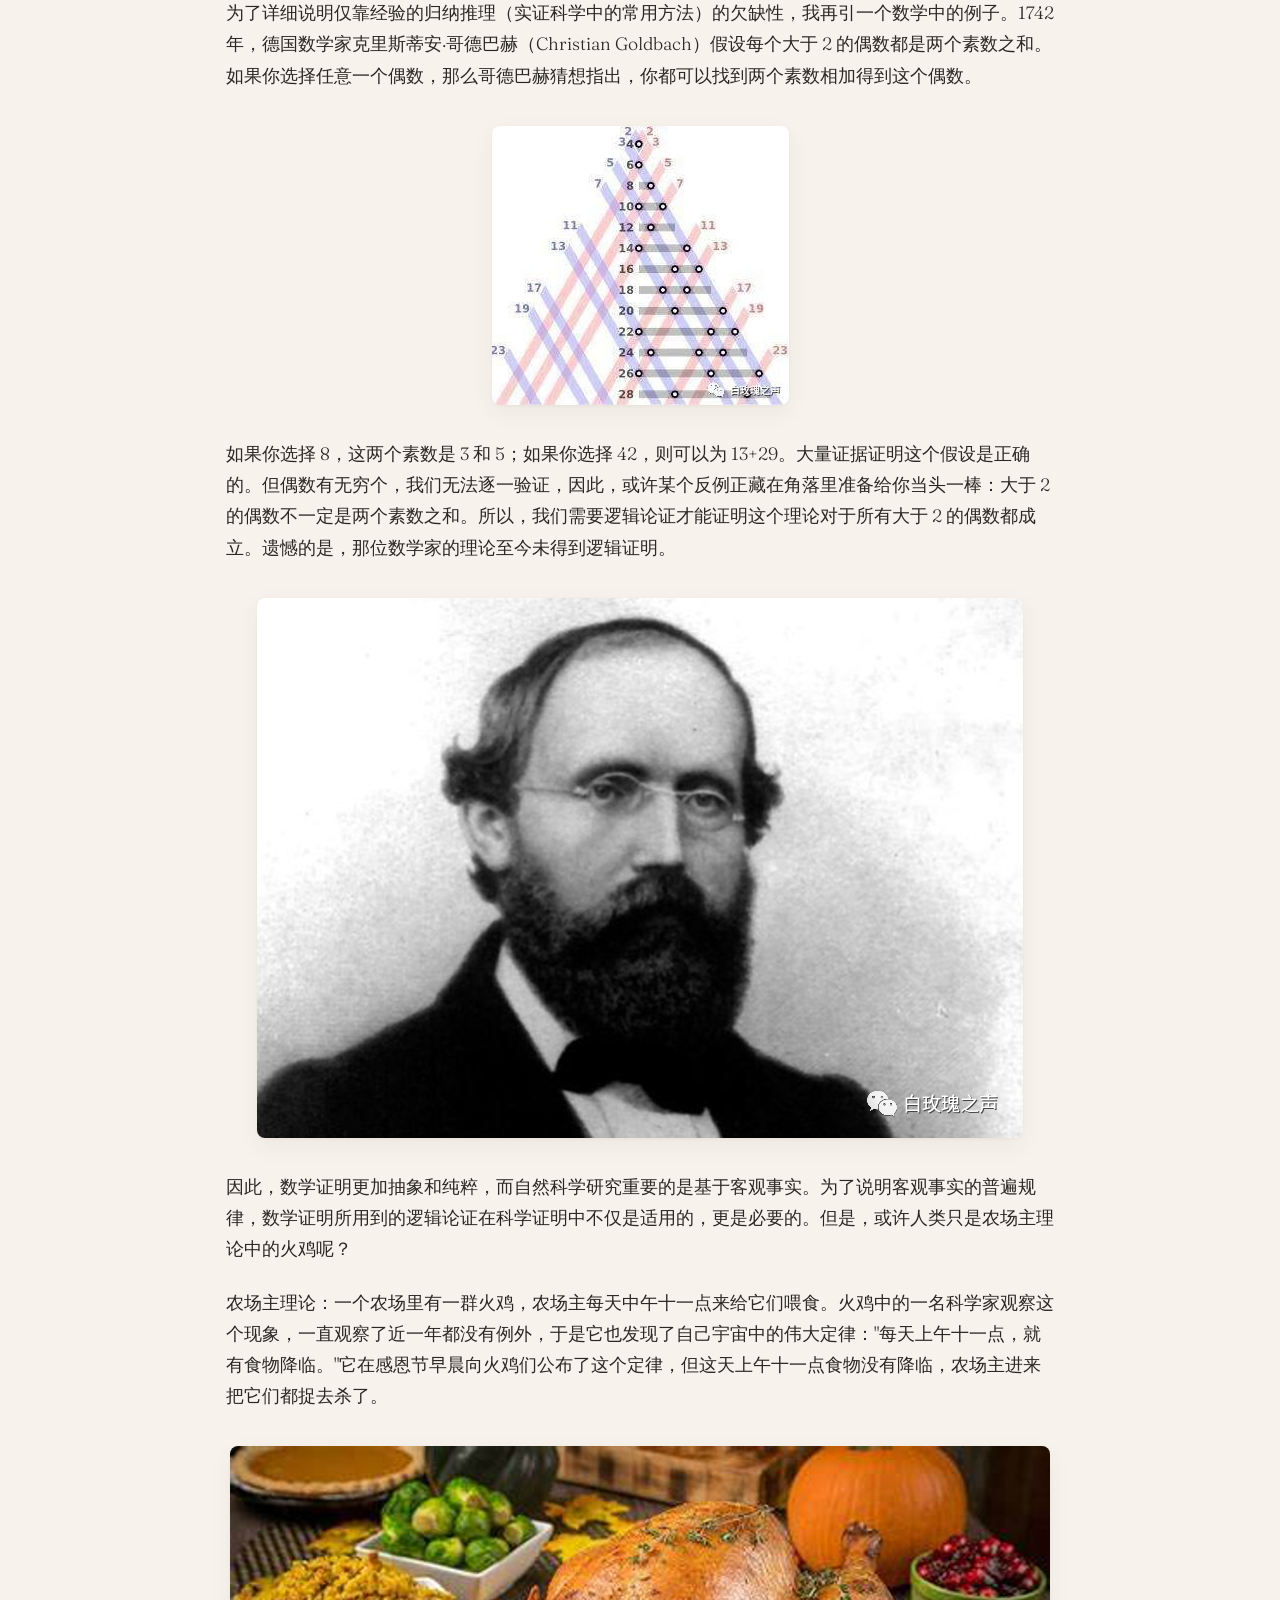
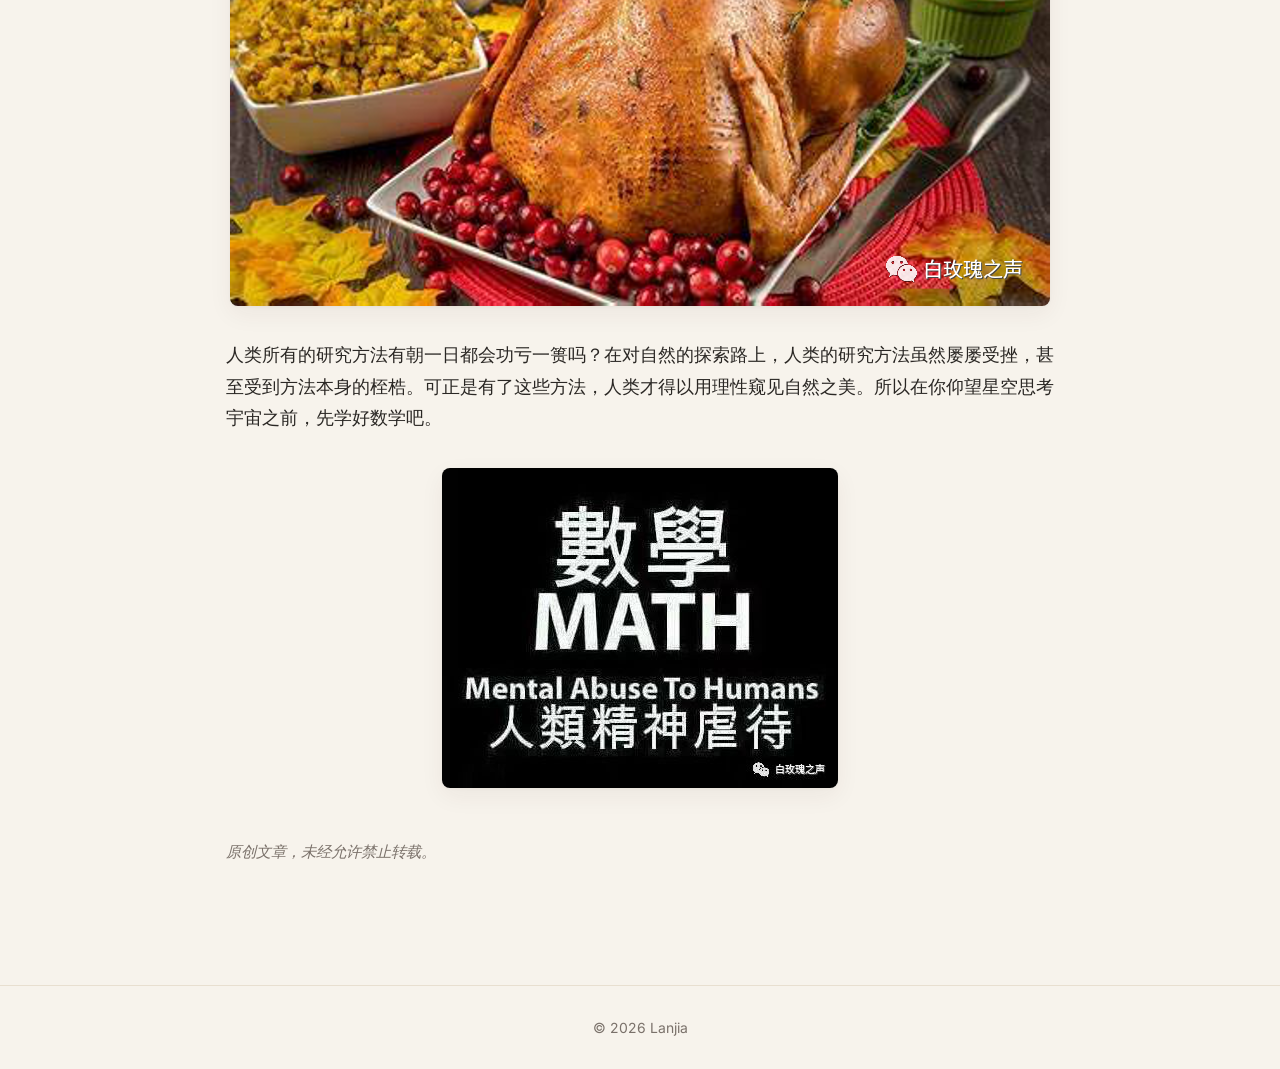
<file: articles/math-meaning.html>
<!DOCTYPE html>
<html lang="zh-Hans">
<head>
  <meta charset="UTF-8" />
  <meta name="viewport" content="width=device-width, initial-scale=1.0" />
  <title>数学研究的意义 — Lanjia</title>
  <meta name="description" content="一篇关于数学抽象性、逻辑证明与实证科学的随笔。" />
  <link rel="stylesheet" href="../assets/css/style.css" />
</head>
<body>
  <header class="site-header">
    <div class="container">
      <div class="site-title"><a href="../index.html">Lanjia</a></div>
      <nav class="site-nav">
        <a href="../index.html">Home</a>
        <a href="../about.html">About</a>
        <a href="index.html" class="active">Articles</a>
        <a href="../paintings/index.html">Graphics</a>
        <a href="../tools/index.html">Tools</a>
        <a href="../other-projects/index.html">Other projects</a>
      </nav>
    </div>
  </header>

  <main>
    <div class="container">
      <a href="index.html" class="back-link">&larr; All articles</a>

      <p class="lang-toggle">
        <strong>中文</strong>
        <span class="lang-sep">·</span>
        <a href="math-meaning-en.html">English</a>
      </p>

      <article lang="zh-Hans">
        <h1>数学研究的意义</h1>
        <p class="article-meta">
          发表于 2026 年 4 月 ·
          Originally published in "白玫瑰之声" (Now named Psychologiser) on Wechat
        </p>

        <p>
          "人类首次窥见黑洞""对暗物质的研究有了新的进展"……我们往往更加关注自然科学的种种发现与进步，而对那个陪伴我们十多年的学科——数学却兴味索然。不仅是因为它很难，更大的原因是它更加抽象，更加脱离实际，与对自然界本身的探索关系不大。事实真的是这样吗？
        </p>

        <!-- 👇 IMAGE 1 — save as assets/images/article-math-1.jpg -->
        <figure class="article-figure">
          <img src="../assets/images/article-math-1.jpg" alt="配图 1" />
        </figure>

        <p>
          在通常情况下，数学证明依靠的是逻辑，而不是对自然界的直接观察。"如果 2+2=5，那么罗素是某个主教。"这两个分句听起来风马牛不相及。但是，在逻辑中它是成立的。
        </p>

        <p>
          它的证明过程并不是查阅资料或者实地考证罗素到底是不是主教，抑或争辩 2+2 是否等于 5。我们要讨论的，只是脱离现实的、纯粹的逻辑。在逻辑语言中，像上述命题可以写成"如果 <em>p</em>，那么 <em>q</em>"的形式。如果 <em>p</em> 为假，那么不论 <em>q</em> 的真假，这个命题都是真的。
        </p>

        <!-- 👇 IMAGE 2 — save as assets/images/article-math-2.jpg -->
        <figure class="article-figure">
          <img src="../assets/images/article-math-2.jpg" alt="配图 2" />
        </figure>

        <p>
          也就是说，2+2=5 这个命题本身为假，所以"如果 2+2=5，那么罗素是某个主教。"本身为真。因此，可以说数学证明是从一系列定义、公理、定理出发，通过演绎推理得出结论，而与客观世界关系不大。
        </p>

        <p>
          依照上一段的说法，有人便认为数学是数学家发明出的游戏，因为它与客观事实无关。就像我们在客观世界中无法证明 1+1 一定等于 2。而科学证明是基于大量观察实验总结规律，如果客观事实发生改变，那么以往的规范也要变化。
        </p>

        <p>
          如物理是直接研究事物之间相互作用关系，化学是直接研究物质的组成。或许这也是为什么说物理、化学等学科是实证科学，而数学是形式科学（不是你们理解的"形式主义"的意思）。
        </p>

        <!-- 👇 IMAGE 3 — save as assets/images/article-math-3.jpg -->
        <figure class="article-figure">
          <img src="../assets/images/article-math-3.jpg" alt="配图 3" />
        </figure>

        <p>
          那么数学就真的是数学家闲着无聊在下的一盘棋吗？若仅是这样，数学就没必要出现在课本里了。
        </p>

        <p>
          似乎并不完全是。在我们用那些实证科学探索世界的时候，无不需要数学。数学的这一点用处最早可源于古希腊。古希腊数学不同于古代中国和阿拉伯的数学，它并不仅仅为了测量和算数（虽然这些更实用一点吧），而是起源于人的精神困惑，起源于对浩瀚宇宙的描述欲望（这还要归功于他们的哲学）。他们发现，就像用自然科学的定理一样，用数字也可以抽象出万物的规律。
        </p>

        <!-- 👇 IMAGE 4 — save as assets/images/article-math-4.jpg -->
        <figure class="article-figure">
          <img src="../assets/images/article-math-4.jpg" alt="配图 4" />
        </figure>

        <p>
          一个很著名的例子是斐波那契数列。这个数列不仅相邻两项之和等于后一项，而且相邻两项相除所得的商约等于 1.618，也就是黄金分割率。葵花籽在花盘上相邻两圈的直径比约为 1.618，鹦鹉螺的相邻螺旋纹直径比以及人体中的特定部位的比都近似 1.618。
        </p>

        <!-- 👇 IMAGE 5 — save as assets/images/article-math-5.jpg -->
        <figure class="article-figure">
          <img src="../assets/images/article-math-5.jpg" alt="配图 5" />
        </figure>

        <p>
          然而遗憾的是，我们并不知道为什么只有某些软体生物的纹路、某些人体部位的长度比符合黄金分割率。因此，一项科学定律的诞生仅靠大量经验累积是不够的。
        </p>

        <!-- 👇 IMAGE 6 — save as assets/images/article-math-6.jpg -->
        <figure class="article-figure">
          <img src="../assets/images/article-math-6.jpg" alt="配图 6" />
        </figure>

        <p>
          为了详细说明仅靠经验的归纳推理（实证科学中的常用方法）的欠缺性，我再引一个数学中的例子。1742 年，德国数学家克里斯蒂安·哥德巴赫（Christian Goldbach）假设每个大于 2 的偶数都是两个素数之和。如果你选择任意一个偶数，那么哥德巴赫猜想指出，你都可以找到两个素数相加得到这个偶数。
        </p>

        <!-- 👇 IMAGE 7 — save as assets/images/article-math-7.jpg -->
        <figure class="article-figure">
          <img src="../assets/images/article-math-7.jpg" alt="配图 7" />
        </figure>

        <p>
          如果你选择 8，这两个素数是 3 和 5；如果你选择 42，则可以为 13+29。大量证据证明这个假设是正确的。但偶数有无穷个，我们无法逐一验证，因此，或许某个反例正藏在角落里准备给你当头一棒：大于 2 的偶数不一定是两个素数之和。所以，我们需要逻辑论证才能证明这个理论对于所有大于 2 的偶数都成立。遗憾的是，那位数学家的理论至今未得到逻辑证明。
        </p>

        <!-- 👇 IMAGE 8 — save as assets/images/article-math-8.png -->
        <figure class="article-figure">
          <img src="../assets/images/article-math-8.png" alt="配图 8" />
        </figure>

        <p>
          因此，数学证明更加抽象和纯粹，而自然科学研究重要的是基于客观事实。为了说明客观事实的普遍规律，数学证明所用到的逻辑论证在科学证明中不仅是适用的，更是必要的。但是，或许人类只是农场主理论中的火鸡呢？
        </p>

        <p>
          农场主理论：一个农场里有一群火鸡，农场主每天中午十一点来给它们喂食。火鸡中的一名科学家观察这个现象，一直观察了近一年都没有例外，于是它也发现了自己宇宙中的伟大定律："每天上午十一点，就有食物降临。"它在感恩节早晨向火鸡们公布了这个定律，但这天上午十一点食物没有降临，农场主进来把它们都捉去杀了。
        </p>

        <!-- 👇 IMAGE 9 — save as assets/images/article-math-9.png -->
        <figure class="article-figure">
          <img src="../assets/images/article-math-9.png" alt="配图 9" />
        </figure>

        <p>
          人类所有的研究方法有朝一日都会功亏一篑吗？在对自然的探索路上，人类的研究方法虽然屡屡受挫，甚至受到方法本身的桎梏。可正是有了这些方法，人类才得以用理性窥见自然之美。所以在你仰望星空思考宇宙之前，先学好数学吧。
        </p>

        <!-- 👇 IMAGE 10 — save as assets/images/article-math-10.jpg -->
        <figure class="article-figure">
          <img src="../assets/images/article-math-10.jpg" alt="配图 10" />
        </figure>

        <p class="article-meta" style="margin-top:3rem">
          原创文章，未经允许禁止转载。
        </p>
      </article>
    </div>
  </main>

  <footer class="site-footer">
    <div class="container">
      &copy; <span id="year">2026</span> Lanjia
    </div>
  </footer>

  <script src="../assets/js/main.js"></script>
  <script>document.getElementById("year").textContent = new Date().getFullYear();</script>
</body>
</html>
</file>
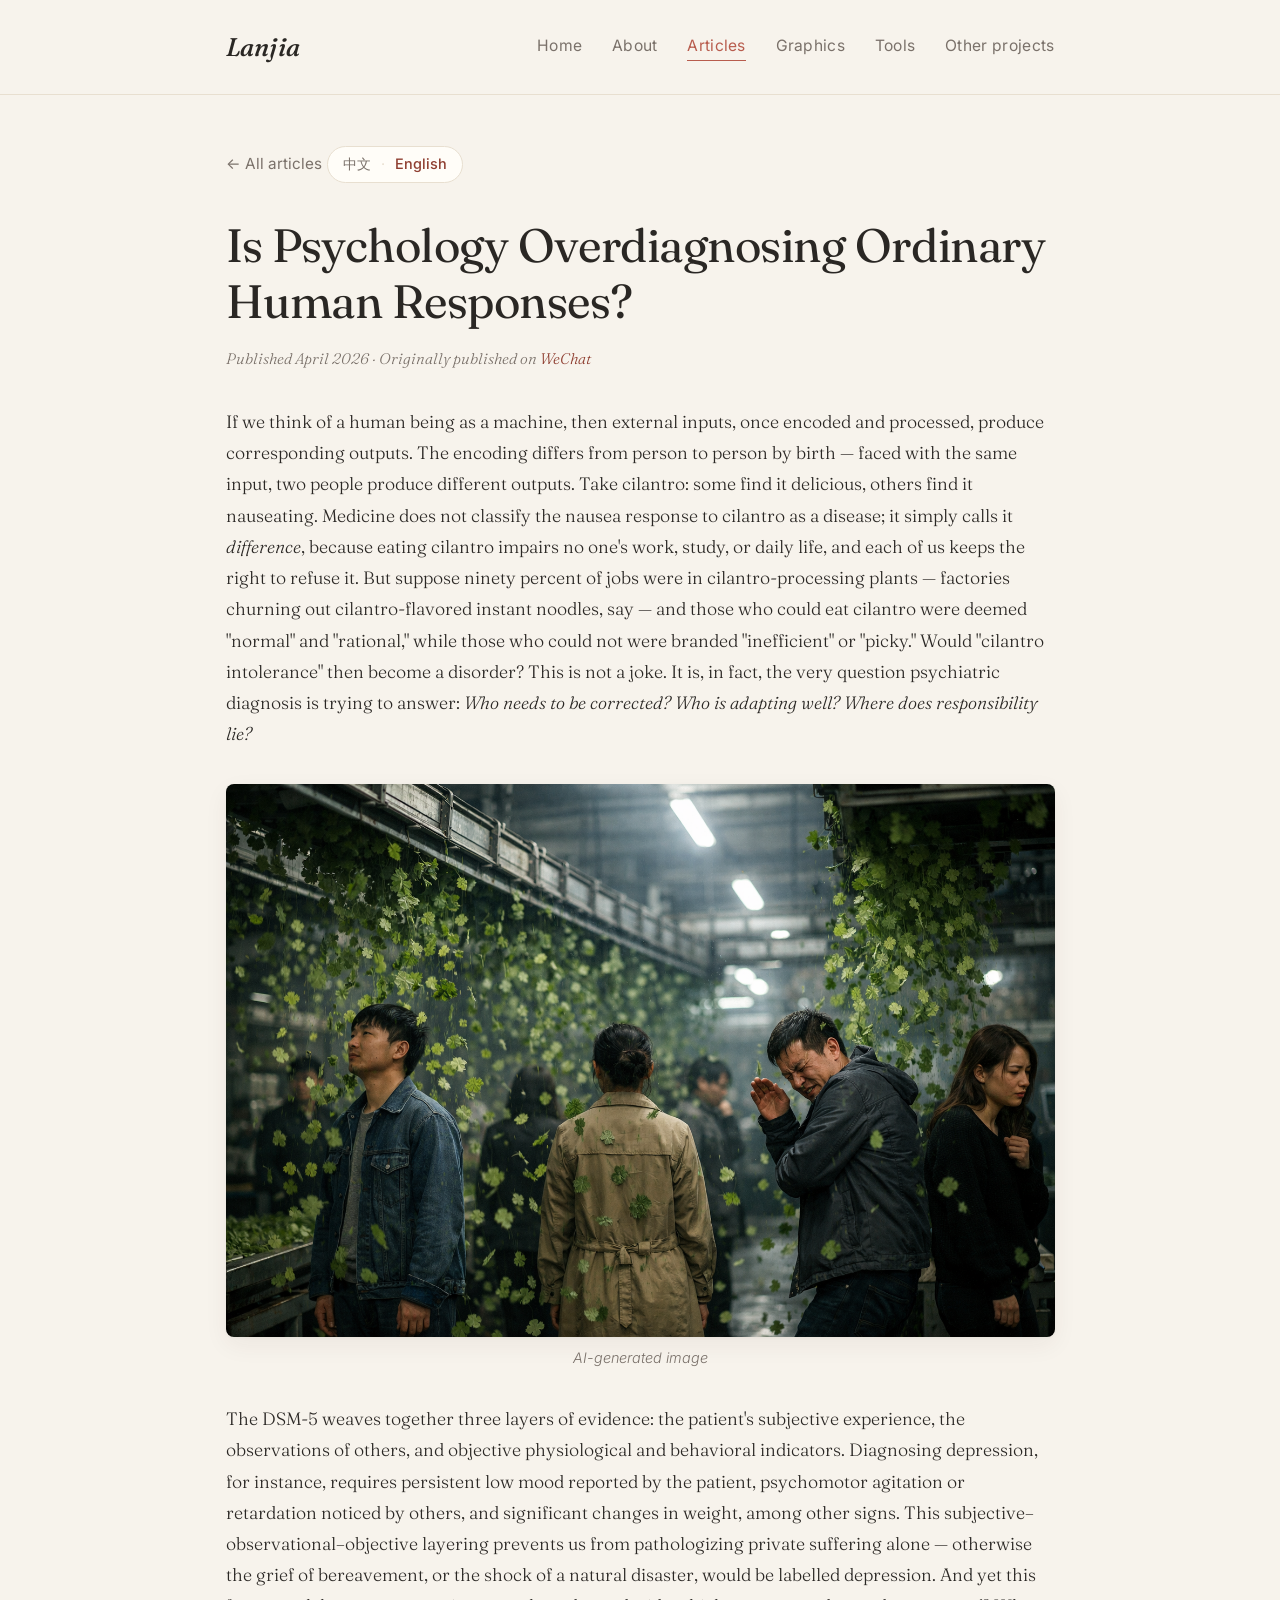
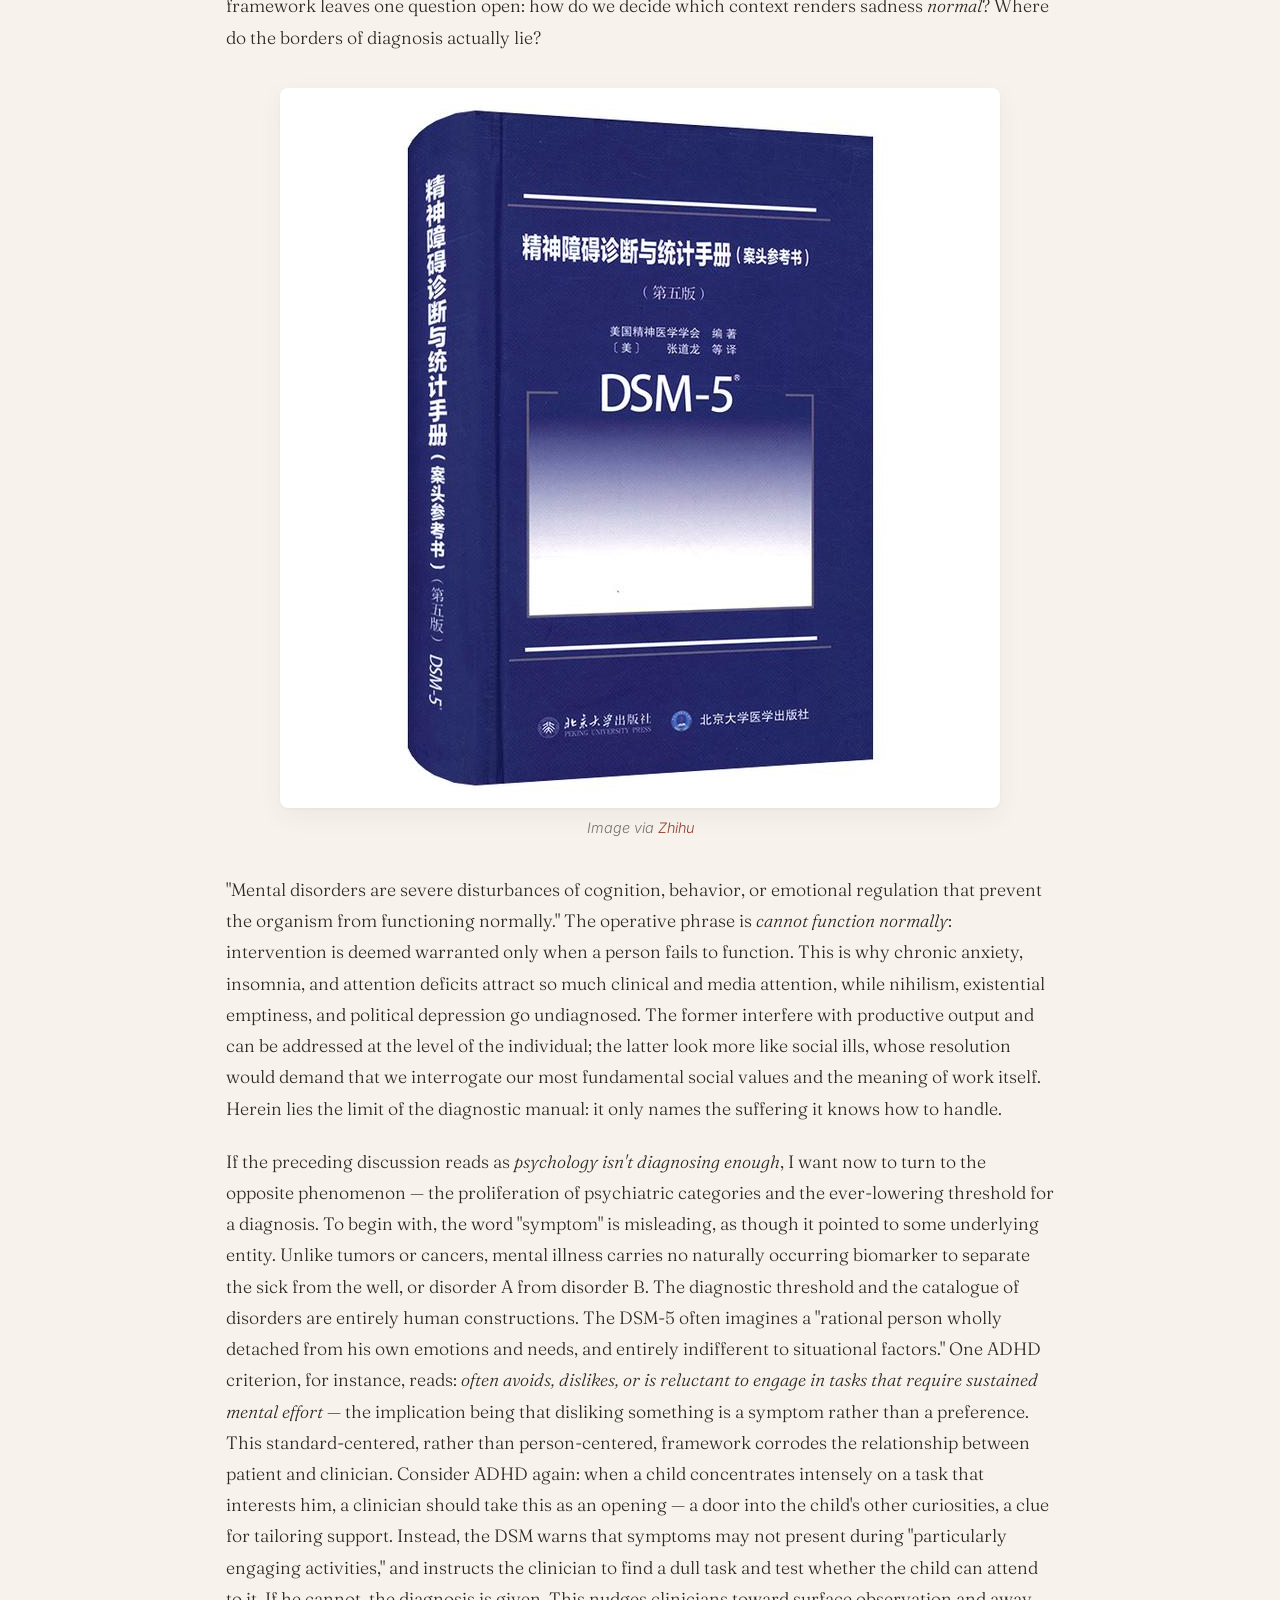
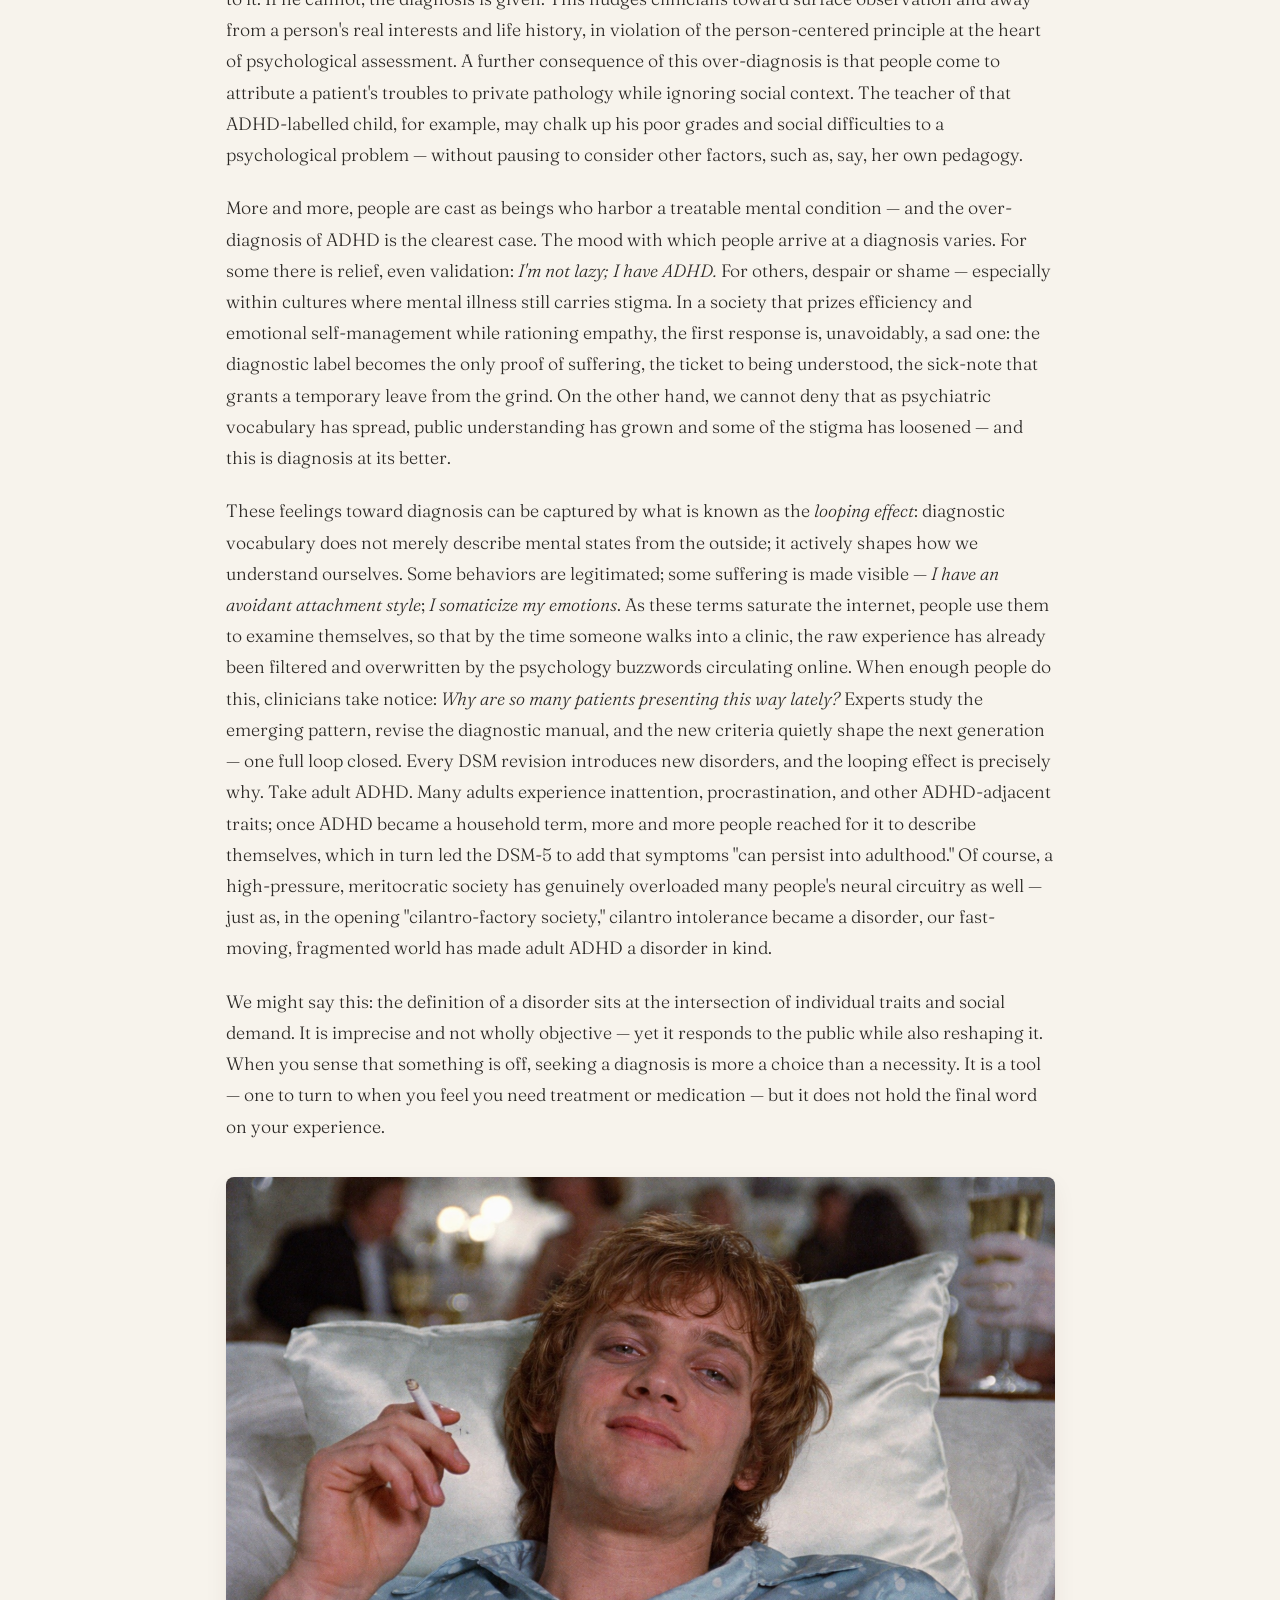
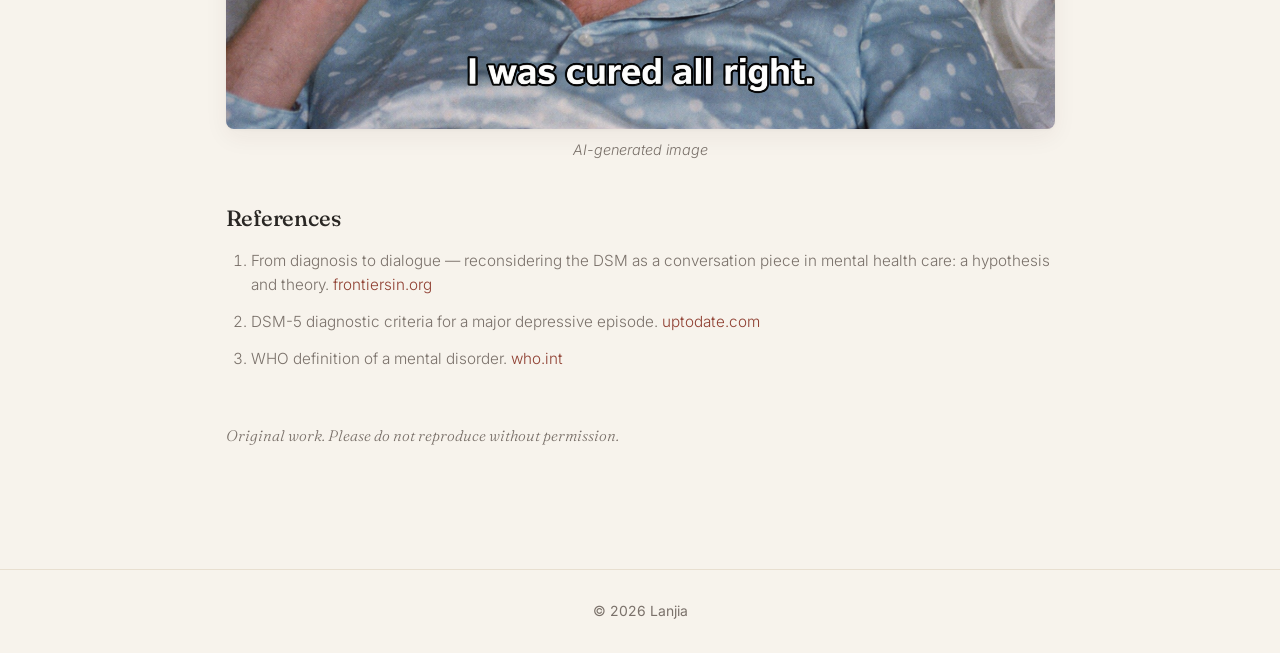
<file: articles/psychology-overdiagnosis-en.html>
<!DOCTYPE html>
<html lang="en">
<head>
  <meta charset="UTF-8" />
  <meta name="viewport" content="width=device-width, initial-scale=1.0" />
  <title>Is Psychology Overdiagnosing Ordinary Human Responses? — Lanjia</title>
  <meta name="description" content="An essay on DSM-5, the limits of diagnosis, and the looping effect." />
  <link rel="stylesheet" href="../assets/css/style.css" />
</head>
<body>
  <header class="site-header">
    <div class="container">
      <div class="site-title"><a href="../index.html">Lanjia</a></div>
      <nav class="site-nav">
        <a href="../index.html">Home</a>
        <a href="../about.html">About</a>
        <a href="index.html" class="active">Articles</a>
        <a href="../paintings/index.html">Graphics</a>
        <a href="../tools/index.html">Tools</a>
        <a href="../other-projects/index.html">Other projects</a>
      </nav>
    </div>
  </header>

  <main>
    <div class="container">
      <a href="index.html" class="back-link">&larr; All articles</a>

      <p class="lang-toggle">
        <a href="psychology-overdiagnosis.html">中文</a>
        <span class="lang-sep">·</span>
        <strong>English</strong>
      </p>

      <article>
        <h1>Is Psychology Overdiagnosing Ordinary Human Responses?</h1>
        <p class="article-meta">
          Published April 2026 ·
          Originally published on
          <a href="https://mp.weixin.qq.com/s/Ci7tvEWHQ7rX50dQAZMTxA" target="_blank" rel="noopener">WeChat</a>
        </p>

        <p>
          If we think of a human being as a machine, then external inputs, once encoded and processed, produce corresponding outputs. The encoding differs from person to person by birth — faced with the same input, two people produce different outputs. Take cilantro: some find it delicious, others find it nauseating. Medicine does not classify the nausea response to cilantro as a disease; it simply calls it <em>difference</em>, because eating cilantro impairs no one's work, study, or daily life, and each of us keeps the right to refuse it. But suppose ninety percent of jobs were in cilantro-processing plants — factories churning out cilantro-flavored instant noodles, say — and those who could eat cilantro were deemed "normal" and "rational," while those who could not were branded "inefficient" or "picky." Would "cilantro intolerance" then become a disorder? This is not a joke. It is, in fact, the very question psychiatric diagnosis is trying to answer: <em>Who needs to be corrected? Who is adapting well? Where does responsibility lie?</em>
        </p>

        <!-- 👇 IMAGE 1 — save as assets/images/article-overdiagnosis-1.png -->
        <figure class="article-figure">
          <img src="../assets/images/article-overdiagnosis-1.png"
               alt="AI-generated illustration echoing the cilantro-factory analogy" />
          <figcaption>AI-generated image</figcaption>
        </figure>

        <p>
          The DSM-5 weaves together three layers of evidence: the patient's subjective experience, the observations of others, and objective physiological and behavioral indicators. Diagnosing depression, for instance, requires persistent low mood reported by the patient, psychomotor agitation or retardation noticed by others, and significant changes in weight, among other signs. This subjective–observational–objective layering prevents us from pathologizing private suffering alone — otherwise the grief of bereavement, or the shock of a natural disaster, would be labelled depression. And yet this framework leaves one question open: how do we decide which context renders sadness <em>normal</em>? Where do the borders of diagnosis actually lie?
        </p>

        <!-- 👇 IMAGE 2 — save as assets/images/article-overdiagnosis-2.jpg -->
        <figure class="article-figure">
          <img src="../assets/images/article-overdiagnosis-2.jpg"
               alt="DSM-5 diagnostic criteria for a major depressive episode" />
          <figcaption>
            Image via
            <a href="https://zhuanlan.zhihu.com/p/454008203" target="_blank" rel="noopener">Zhihu</a>
          </figcaption>
        </figure>

        <p>
          "Mental disorders are severe disturbances of cognition, behavior, or emotional regulation that prevent the organism from functioning normally." The operative phrase is <em>cannot function normally</em>: intervention is deemed warranted only when a person fails to function. This is why chronic anxiety, insomnia, and attention deficits attract so much clinical and media attention, while nihilism, existential emptiness, and political depression go undiagnosed. The former interfere with productive output and can be addressed at the level of the individual; the latter look more like social ills, whose resolution would demand that we interrogate our most fundamental social values and the meaning of work itself. Herein lies the limit of the diagnostic manual: it only names the suffering it knows how to handle.
        </p>

        <p>
          If the preceding discussion reads as <em>psychology isn't diagnosing enough</em>, I want now to turn to the opposite phenomenon — the proliferation of psychiatric categories and the ever-lowering threshold for a diagnosis. To begin with, the word "symptom" is misleading, as though it pointed to some underlying entity. Unlike tumors or cancers, mental illness carries no naturally occurring biomarker to separate the sick from the well, or disorder A from disorder B. The diagnostic threshold and the catalogue of disorders are entirely human constructions. The DSM-5 often imagines a "rational person wholly detached from his own emotions and needs, and entirely indifferent to situational factors." One ADHD criterion, for instance, reads: <em>often avoids, dislikes, or is reluctant to engage in tasks that require sustained mental effort</em> — the implication being that disliking something is a symptom rather than a preference. This standard-centered, rather than person-centered, framework corrodes the relationship between patient and clinician. Consider ADHD again: when a child concentrates intensely on a task that interests him, a clinician should take this as an opening — a door into the child's other curiosities, a clue for tailoring support. Instead, the DSM warns that symptoms may not present during "particularly engaging activities," and instructs the clinician to find a dull task and test whether the child can attend to it. If he cannot, the diagnosis is given. This nudges clinicians toward surface observation and away from a person's real interests and life history, in violation of the person-centered principle at the heart of psychological assessment. A further consequence of this over-diagnosis is that people come to attribute a patient's troubles to private pathology while ignoring social context. The teacher of that ADHD-labelled child, for example, may chalk up his poor grades and social difficulties to a psychological problem — without pausing to consider other factors, such as, say, her own pedagogy.
        </p>

        <p>
          More and more, people are cast as beings who harbor a treatable mental condition — and the over-diagnosis of ADHD is the clearest case. The mood with which people arrive at a diagnosis varies. For some there is relief, even validation: <em>I'm not lazy; I have ADHD.</em> For others, despair or shame — especially within cultures where mental illness still carries stigma. In a society that prizes efficiency and emotional self-management while rationing empathy, the first response is, unavoidably, a sad one: the diagnostic label becomes the only proof of suffering, the ticket to being understood, the sick-note that grants a temporary leave from the grind. On the other hand, we cannot deny that as psychiatric vocabulary has spread, public understanding has grown and some of the stigma has loosened — and this is diagnosis at its better.
        </p>

        <p>
          These feelings toward diagnosis can be captured by what is known as the <em>looping effect</em>: diagnostic vocabulary does not merely describe mental states from the outside; it actively shapes how we understand ourselves. Some behaviors are legitimated; some suffering is made visible — <em>I have an avoidant attachment style</em>; <em>I somaticize my emotions</em>. As these terms saturate the internet, people use them to examine themselves, so that by the time someone walks into a clinic, the raw experience has already been filtered and overwritten by the psychology buzzwords circulating online. When enough people do this, clinicians take notice: <em>Why are so many patients presenting this way lately?</em> Experts study the emerging pattern, revise the diagnostic manual, and the new criteria quietly shape the next generation — one full loop closed. Every DSM revision introduces new disorders, and the looping effect is precisely why. Take adult ADHD. Many adults experience inattention, procrastination, and other ADHD-adjacent traits; once ADHD became a household term, more and more people reached for it to describe themselves, which in turn led the DSM-5 to add that symptoms "can persist into adulthood." Of course, a high-pressure, meritocratic society has genuinely overloaded many people's neural circuitry as well — just as, in the opening "cilantro-factory society," cilantro intolerance became a disorder, our fast-moving, fragmented world has made adult ADHD a disorder in kind.
        </p>

        <p>
          We might say this: the definition of a disorder sits at the intersection of individual traits and social demand. It is imprecise and not wholly objective — yet it responds to the public while also reshaping it. When you sense that something is off, seeking a diagnosis is more a choice than a necessity. It is a tool — one to turn to when you feel you need treatment or medication — but it does not hold the final word on your experience.
        </p>

        <!-- 👇 IMAGE 3 — save as assets/images/article-overdiagnosis-3.png -->
        <figure class="article-figure">
          <img src="../assets/images/article-overdiagnosis-3.png"
               alt="AI-generated illustration echoing the closing thought: diagnosis as a tool, not a verdict" />
          <figcaption>AI-generated image</figcaption>
        </figure>

        <h2>References</h2>
        <ol class="article-refs">
          <li>
            From diagnosis to dialogue — reconsidering the DSM as a conversation piece in mental health care: a hypothesis and theory.
            <a href="https://www.frontiersin.org/journals/psychiatry/articles/10.3389/fpsyt.2024.1426475/full" target="_blank" rel="noopener">
              frontiersin.org
            </a>
          </li>
          <li>
            DSM-5 diagnostic criteria for a major depressive episode.
            <a href="https://www.uptodate.com/contents/image?imageKey=PSYCH%2F89994" target="_blank" rel="noopener">
              uptodate.com
            </a>
          </li>
          <li>
            WHO definition of a mental disorder.
            <a href="https://www.who.int/news-room/fact-sheets/detail/mental-disorders" target="_blank" rel="noopener">
              who.int
            </a>
          </li>
        </ol>

        <p class="article-meta" style="margin-top:3rem">
          Original work. Please do not reproduce without permission.
        </p>
      </article>
    </div>
  </main>

  <footer class="site-footer">
    <div class="container">
      &copy; <span id="year">2026</span> Lanjia
    </div>
  </footer>

  <script src="../assets/js/main.js"></script>
  <script>document.getElementById("year").textContent = new Date().getFullYear();</script>
</body>
</html>
</file>
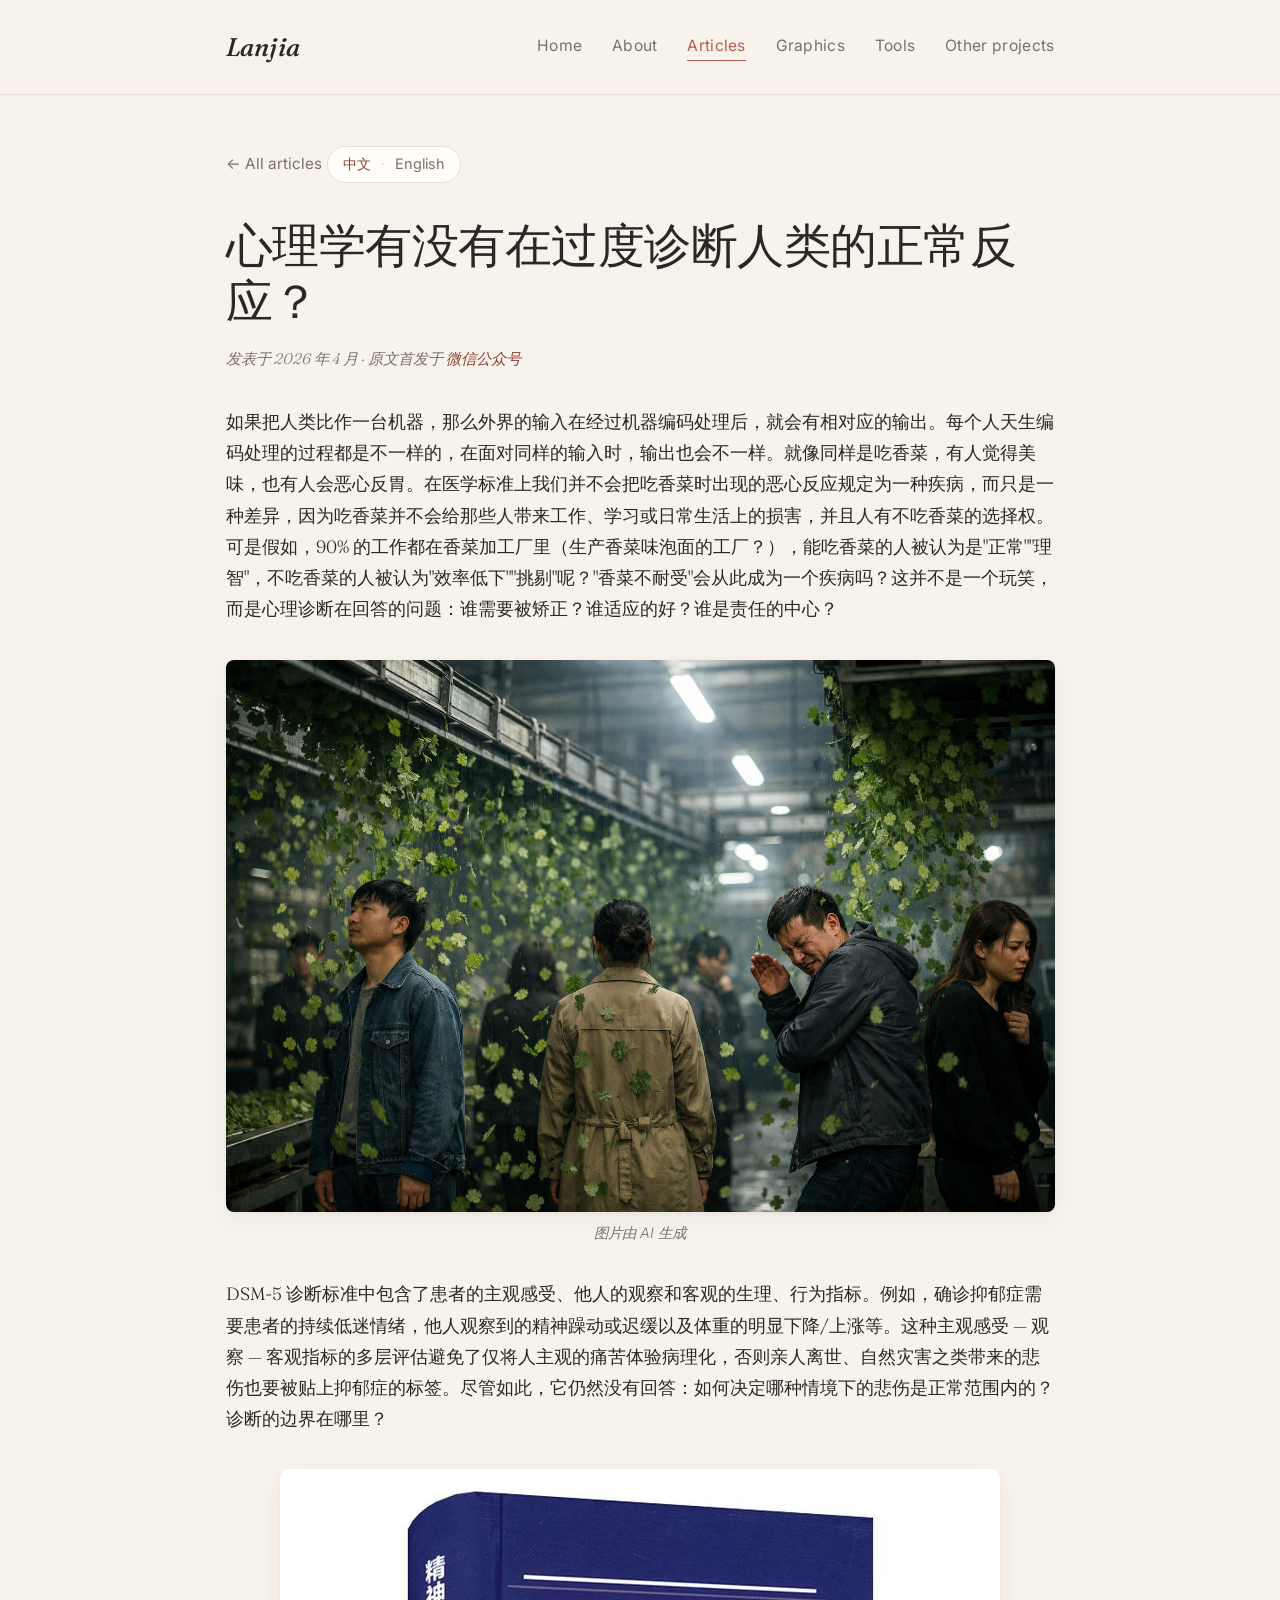
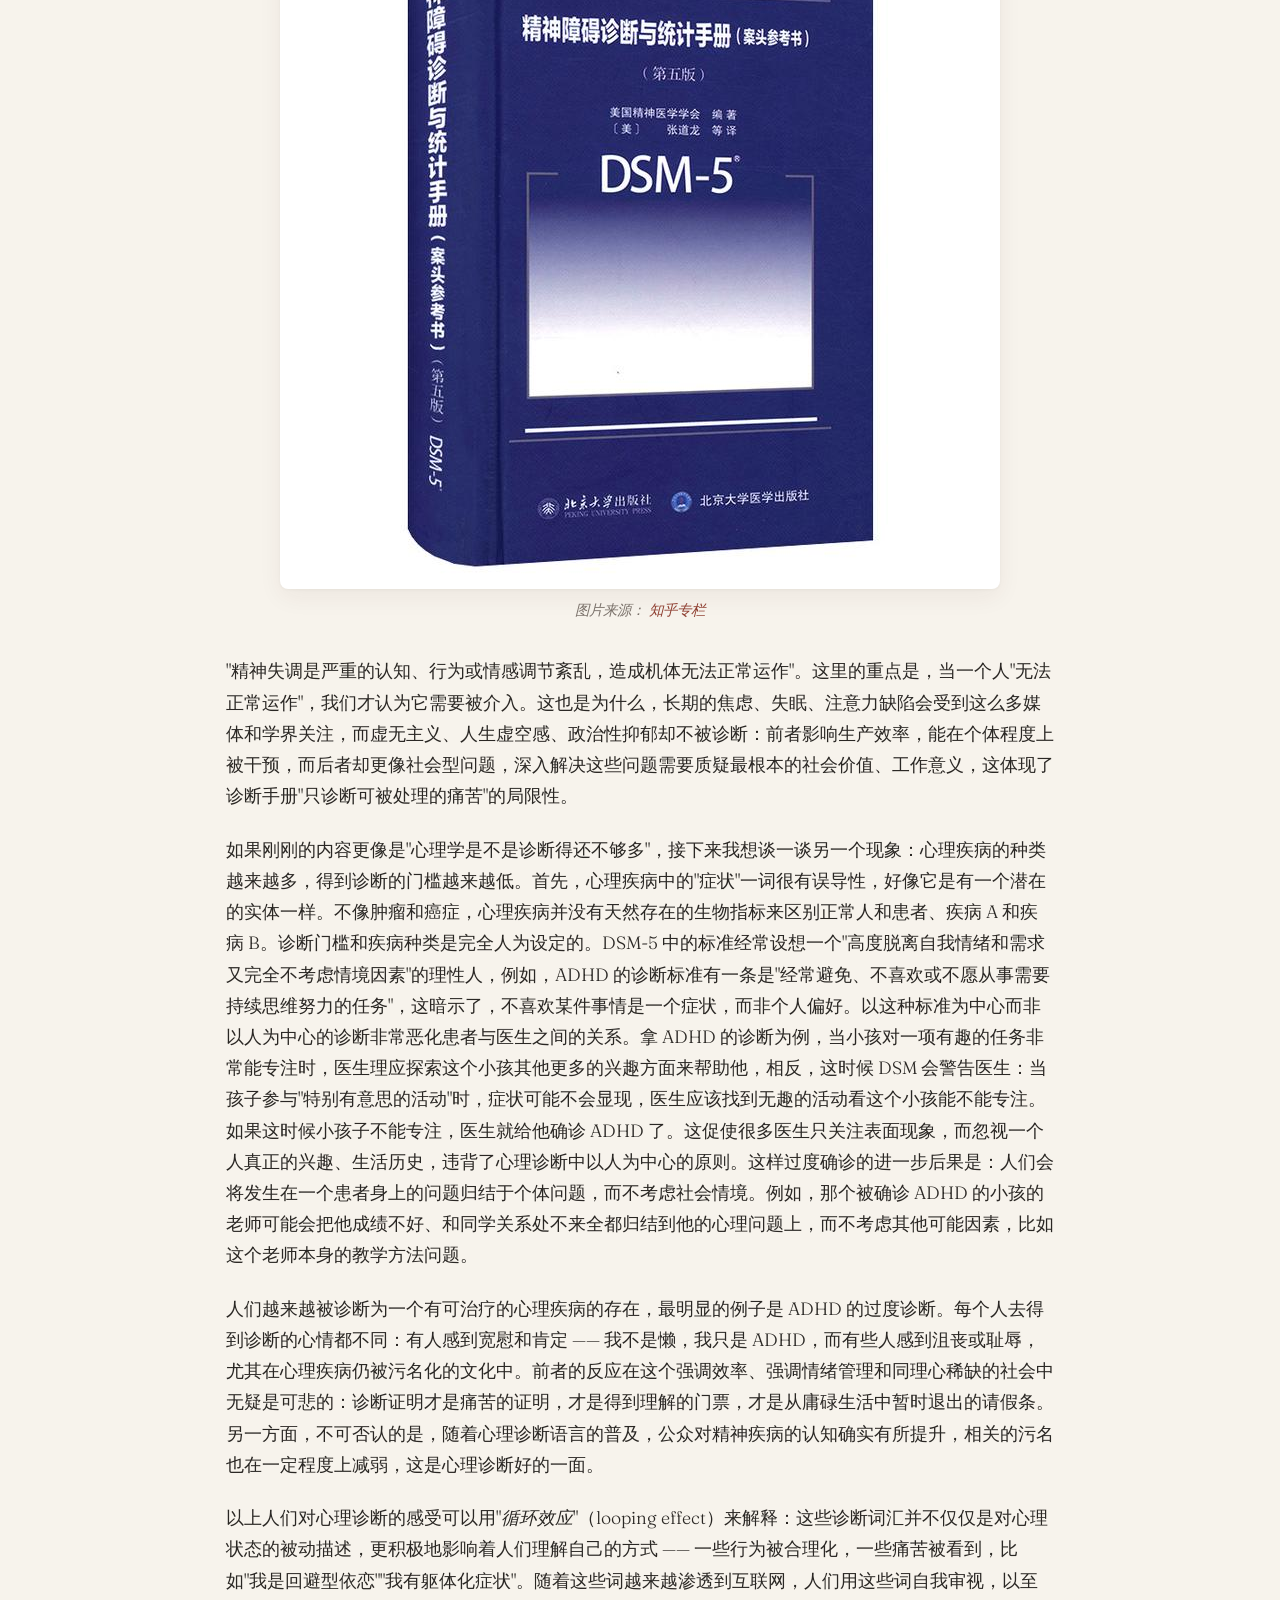
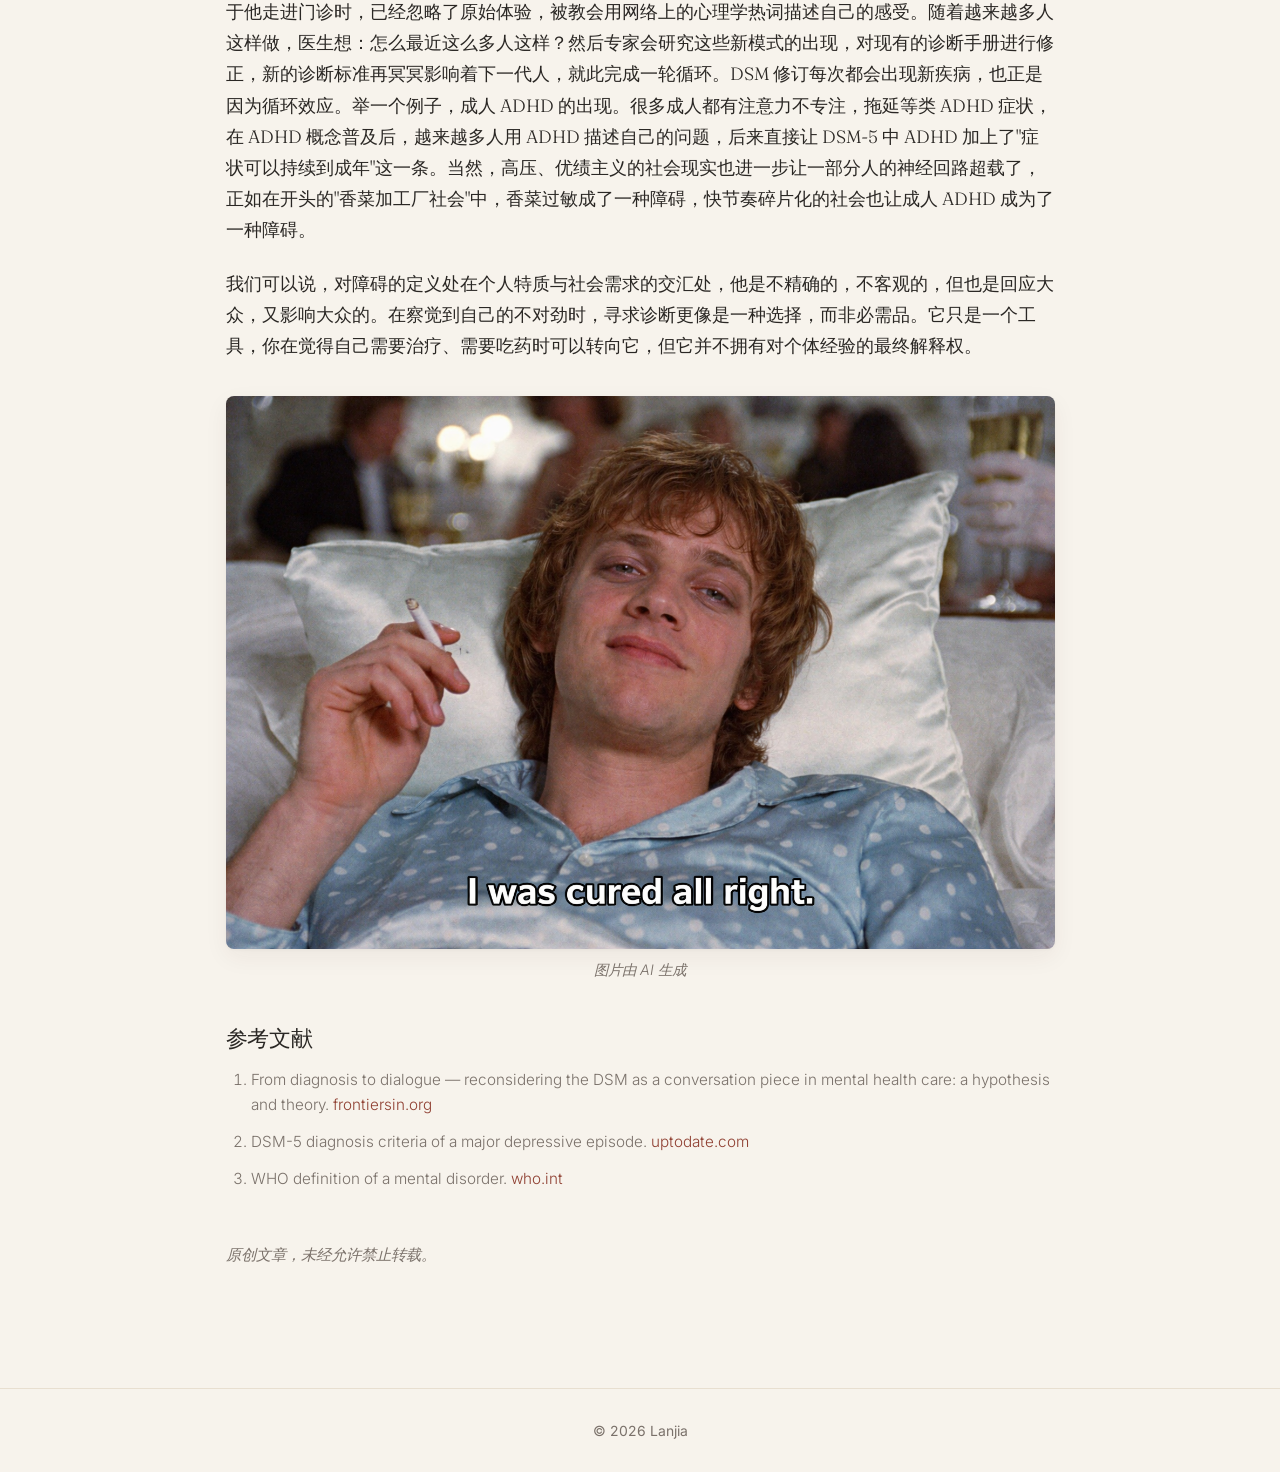
<file: articles/psychology-overdiagnosis.html>
<!DOCTYPE html>
<html lang="zh-Hans">
<head>
  <meta charset="UTF-8" />
  <meta name="viewport" content="width=device-width, initial-scale=1.0" />
  <title>心理学有没有在过度诊断人类的正常反应？ — Lanjia</title>
  <meta name="description" content="一篇关于 DSM-5、诊断边界，以及 looping effect 的心理学随笔。" />
  <link rel="stylesheet" href="../assets/css/style.css" />
</head>
<body>
  <header class="site-header">
    <div class="container">
      <div class="site-title"><a href="../index.html">Lanjia</a></div>
      <nav class="site-nav">
        <a href="../index.html">Home</a>
        <a href="../about.html">About</a>
        <a href="index.html" class="active">Articles</a>
        <a href="../paintings/index.html">Graphics</a>
        <a href="../tools/index.html">Tools</a>
        <a href="../other-projects/index.html">Other projects</a>
      </nav>
    </div>
  </header>

  <main>
    <div class="container">
      <a href="index.html" class="back-link">&larr; All articles</a>

      <p class="lang-toggle">
        <strong>中文</strong>
        <span class="lang-sep">·</span>
        <a href="psychology-overdiagnosis-en.html">English</a>
      </p>

      <article lang="zh-Hans">
        <h1>心理学有没有在过度诊断人类的正常反应？</h1>
        <p class="article-meta">
          发表于 2026 年 4 月 ·
          原文首发于
          <a href="https://mp.weixin.qq.com/s/Ci7tvEWHQ7rX50dQAZMTxA" target="_blank" rel="noopener">微信公众号</a>
        </p>

        <p>
          如果把人类比作一台机器，那么外界的输入在经过机器编码处理后，就会有相对应的输出。每个人天生编码处理的过程都是不一样的，在面对同样的输入时，输出也会不一样。就像同样是吃香菜，有人觉得美味，也有人会恶心反胃。在医学标准上我们并不会把吃香菜时出现的恶心反应规定为一种疾病，而只是一种差异，因为吃香菜并不会给那些人带来工作、学习或日常生活上的损害，并且人有不吃香菜的选择权。可是假如，90% 的工作都在香菜加工厂里（生产香菜味泡面的工厂？），能吃香菜的人被认为是"正常""理智"，不吃香菜的人被认为"效率低下""挑剔"呢？"香菜不耐受"会从此成为一个疾病吗？这并不是一个玩笑，而是心理诊断在回答的问题：谁需要被矫正？谁适应的好？谁是责任的中心？
        </p>

        <!-- 👇 IMAGE 1 — save as assets/images/article-overdiagnosis-1.png -->
        <figure class="article-figure">
          <img src="../assets/images/article-overdiagnosis-1.png"
               alt="AI 生成的配图，呼应文章开头的香菜加工厂比喻" />
          <figcaption>图片由 AI 生成</figcaption>
        </figure>

        <p>
          DSM-5 诊断标准中包含了患者的主观感受、他人的观察和客观的生理、行为指标。例如，确诊抑郁症需要患者的持续低迷情绪，他人观察到的精神躁动或迟缓以及体重的明显下降/上涨等。这种主观感受 — 观察 — 客观指标的多层评估避免了仅将人主观的痛苦体验病理化，否则亲人离世、自然灾害之类带来的悲伤也要被贴上抑郁症的标签。尽管如此，它仍然没有回答：如何决定哪种情境下的悲伤是正常范围内的？诊断的边界在哪里？
        </p>

        <!-- 👇 IMAGE 2 — save as assets/images/article-overdiagnosis-2.jpg
             (This was the DSM-5 criteria table from the original zhihu link.) -->
        <figure class="article-figure">
          <img src="../assets/images/article-overdiagnosis-2.jpg"
               alt="DSM-5 关于抑郁症的诊断标准表" />
          <figcaption>
            图片来源：
            <a href="https://zhuanlan.zhihu.com/p/454008203" target="_blank" rel="noopener">知乎专栏</a>
          </figcaption>
        </figure>

        <p>
          "精神失调是严重的认知、行为或情感调节紊乱，造成机体无法正常运作"。这里的重点是，当一个人"无法正常运作"，我们才认为它需要被介入。这也是为什么，长期的焦虑、失眠、注意力缺陷会受到这么多媒体和学界关注，而虚无主义、人生虚空感、政治性抑郁却不被诊断：前者影响生产效率，能在个体程度上被干预，而后者却更像社会型问题，深入解决这些问题需要质疑最根本的社会价值、工作意义，这体现了诊断手册"只诊断可被处理的痛苦"的局限性。
        </p>

        <p>
          如果刚刚的内容更像是"心理学是不是诊断得还不够多"，接下来我想谈一谈另一个现象：心理疾病的种类越来越多，得到诊断的门槛越来越低。首先，心理疾病中的"症状"一词很有误导性，好像它是有一个潜在的实体一样。不像肿瘤和癌症，心理疾病并没有天然存在的生物指标来区别正常人和患者、疾病 A 和疾病 B。诊断门槛和疾病种类是完全人为设定的。DSM-5 中的标准经常设想一个"高度脱离自我情绪和需求又完全不考虑情境因素"的理性人，例如，ADHD 的诊断标准有一条是"经常避免、不喜欢或不愿从事需要持续思维努力的任务"，这暗示了，不喜欢某件事情是一个症状，而非个人偏好。以这种标准为中心而非以人为中心的诊断非常恶化患者与医生之间的关系。拿 ADHD 的诊断为例，当小孩对一项有趣的任务非常能专注时，医生理应探索这个小孩其他更多的兴趣方面来帮助他，相反，这时候 DSM 会警告医生：当孩子参与"特别有意思的活动"时，症状可能不会显现，医生应该找到无趣的活动看这个小孩能不能专注。如果这时候小孩子不能专注，医生就给他确诊 ADHD 了。这促使很多医生只关注表面现象，而忽视一个人真正的兴趣、生活历史，违背了心理诊断中以人为中心的原则。这样过度确诊的进一步后果是：人们会将发生在一个患者身上的问题归结于个体问题，而不考虑社会情境。例如，那个被确诊 ADHD 的小孩的老师可能会把他成绩不好、和同学关系处不来全都归结到他的心理问题上，而不考虑其他可能因素，比如这个老师本身的教学方法问题。
        </p>

        <p>
          人们越来越被诊断为一个有可治疗的心理疾病的存在，最明显的例子是 ADHD 的过度诊断。每个人去得到诊断的心情都不同：有人感到宽慰和肯定 —— 我不是懒，我只是 ADHD，而有些人感到沮丧或耻辱，尤其在心理疾病仍被污名化的文化中。前者的反应在这个强调效率、强调情绪管理和同理心稀缺的社会中无疑是可悲的：诊断证明才是痛苦的证明，才是得到理解的门票，才是从庸碌生活中暂时退出的请假条。另一方面，不可否认的是，随着心理诊断语言的普及，公众对精神疾病的认知确实有所提升，相关的污名也在一定程度上减弱，这是心理诊断好的一面。
        </p>

        <p>
          以上人们对心理诊断的感受可以用"<em>循环效应</em>"（looping effect）来解释：这些诊断词汇并不仅仅是对心理状态的被动描述，更积极地影响着人们理解自己的方式 —— 一些行为被合理化，一些痛苦被看到，比如"我是回避型依恋""我有躯体化症状"。随着这些词越来越渗透到互联网，人们用这些词自我审视，以至于他走进门诊时，已经忽略了原始体验，被教会用网络上的心理学热词描述自己的感受。随着越来越多人这样做，医生想：怎么最近这么多人这样？然后专家会研究这些新模式的出现，对现有的诊断手册进行修正，新的诊断标准再冥冥影响着下一代人，就此完成一轮循环。DSM 修订每次都会出现新疾病，也正是因为循环效应。举一个例子，成人 ADHD 的出现。很多成人都有注意力不专注，拖延等类 ADHD 症状，在 ADHD 概念普及后，越来越多人用 ADHD 描述自己的问题，后来直接让 DSM-5 中 ADHD 加上了"症状可以持续到成年"这一条。当然，高压、优绩主义的社会现实也进一步让一部分人的神经回路超载了，正如在开头的"香菜加工厂社会"中，香菜过敏成了一种障碍，快节奏碎片化的社会也让成人 ADHD 成为了一种障碍。
        </p>

        <p>
          我们可以说，对障碍的定义处在个人特质与社会需求的交汇处，他是不精确的，不客观的，但也是回应大众，又影响大众的。在察觉到自己的不对劲时，寻求诊断更像是一种选择，而非必需品。它只是一个工具，你在觉得自己需要治疗、需要吃药时可以转向它，但它并不拥有对个体经验的最终解释权。
        </p>

        <!-- 👇 IMAGE 3 — save as assets/images/article-overdiagnosis-3.png -->
        <figure class="article-figure">
          <img src="../assets/images/article-overdiagnosis-3.png"
               alt="AI 生成的配图，呼应文章结尾关于诊断作为工具的观点" />
          <figcaption>图片由 AI 生成</figcaption>
        </figure>

        <h2>参考文献</h2>
        <ol class="article-refs">
          <li>
            From diagnosis to dialogue — reconsidering the DSM as a conversation piece in mental health care: a hypothesis and theory.
            <a href="https://www.frontiersin.org/journals/psychiatry/articles/10.3389/fpsyt.2024.1426475/full" target="_blank" rel="noopener">
              frontiersin.org
            </a>
          </li>
          <li>
            DSM-5 diagnosis criteria of a major depressive episode.
            <a href="https://www.uptodate.com/contents/image?imageKey=PSYCH%2F89994" target="_blank" rel="noopener">
              uptodate.com
            </a>
          </li>
          <li>
            WHO definition of a mental disorder.
            <a href="https://www.who.int/news-room/fact-sheets/detail/mental-disorders" target="_blank" rel="noopener">
              who.int
            </a>
          </li>
        </ol>

        <p class="article-meta" style="margin-top:3rem">
          原创文章，未经允许禁止转载。
        </p>
      </article>
    </div>
  </main>

  <footer class="site-footer">
    <div class="container">
      &copy; <span id="year">2026</span> Lanjia
    </div>
  </footer>

  <script src="../assets/js/main.js"></script>
  <script>document.getElementById("year").textContent = new Date().getFullYear();</script>
</body>
</html>
</file>
<file: assets/css/style.css>
/* ============================================
   Lanjia's personal site — shared stylesheet
   ============================================ */

/* Import elegant fonts from Google (free, loads on page view) */
@import url('https://fonts.googleapis.com/css2?family=Caveat:wght@400;500;600;700&family=Fraunces:opsz,wght@9..144,300;9..144,400;9..144,500;9..144,600;9..144,700&family=Inter:wght@300;400;500;600&family=Noto+Serif:ital,wght@0,400;0,500;1,400;1,500&display=swap');

:root {
  --bg: #f7f3ec;
  --bg-elevated: #fffdf8;
  --ink: #2a2724;
  --muted: #7a716a;
  --accent: #b85c4d;          /* warm terracotta */
  --accent-deep: #8f3f31;
  --accent-soft: #f0d9d1;
  --border: #e8dfd0;
  --shadow: 0 1px 3px rgba(60, 40, 30, 0.04), 0 8px 24px rgba(60, 40, 30, 0.06);
  --shadow-lift: 0 2px 6px rgba(60, 40, 30, 0.08), 0 16px 36px rgba(60, 40, 30, 0.1);
  --max-width: 880px;
  --serif: 'Fraunces', Georgia, 'Times New Roman', serif;
  --sans: 'Inter', -apple-system, BlinkMacSystemFont, 'Segoe UI', sans-serif;
  --hand: 'Caveat', 'Brush Script MT', cursive;
}

/* ============================================
   Home-page hero animation (brainwave rings)
   ============================================ */
.hero-animation {
  position: relative;
  width: 100%;
  min-height: 520px;
  display: flex;
  align-items: center;
  justify-content: center;
  margin: 1rem 0 3rem;
  overflow: hidden;
  border-radius: 12px;
  background:
    radial-gradient(ellipse at center,
      rgba(255, 251, 243, 0.9) 0%,
      rgba(247, 243, 236, 0.3) 55%,
      transparent 80%),
    var(--bg);
}

.hero-animation__svg {
  position: absolute;
  inset: 0;
  width: 100%;
  height: 100%;
  pointer-events: none;
}

/* Each wavy ring rotates slowly. Different rings get different speeds
   via inline animation-duration set in JS. Inner rings = opaque, outer
   = faint (opacity set inline per-path). */
.hero-animation__svg path {
  fill: none;
  stroke: var(--accent);
  stroke-width: 1;
  /* Sharp corners at every wave peak — mitered joins, no rounding.
     High miter limit so acute spikes don't get clipped to bevels. */
  stroke-linejoin: miter;
  stroke-linecap: butt;
  stroke-miterlimit: 20;
  transform-origin: center;
  transform-box: fill-box;
  animation: ring-rotate 40s linear infinite;
  will-change: transform;
}

@keyframes ring-rotate {
  from { transform: rotate(0deg); }
  to   { transform: rotate(360deg); }
}

/* Gentle breathing of the whole cluster */
.hero-animation__svg {
  animation: cluster-breathe 8s ease-in-out infinite;
}

@keyframes cluster-breathe {
  0%, 100% { transform: scale(1); }
  50%      { transform: scale(1.03); }
}

/* Text stack in the center — sits above the SVG */
.hero-animation__text {
  position: relative;
  z-index: 2;
  text-align: center;
  padding: 2rem 1rem;
}

.hero-animation__text .line-en {
  font-family: var(--hand);
  font-size: clamp(2.4rem, 6vw, 4rem);
  font-weight: 600;
  color: var(--ink);
  line-height: 1.1;
  margin-bottom: 0.5rem;
  letter-spacing: 0.01em;
}

.hero-animation__text .line-pinyin {
  /* Noto Serif first — it has proper glyphs for all pinyin tone marks
     (ǐ ǎ ǒ ā etc). Fraunces doesn't, so we'd get broken rendering. */
  font-family: 'Noto Serif', Georgia, 'Times New Roman', serif;
  font-style: italic;
  font-size: clamp(1rem, 2.2vw, 1.35rem);
  color: var(--accent-deep);
  font-weight: 400;
  margin-bottom: 0.35rem;
  letter-spacing: 0.03em;
}

.hero-animation__text .line-fr {
  font-family: var(--serif);
  font-size: clamp(0.95rem, 2vw, 1.2rem);
  color: var(--muted);
  font-weight: 300;
  font-style: italic;
  letter-spacing: 0.02em;
}

/* Respect users who prefer reduced motion */
@media (prefers-reduced-motion: reduce) {
  .hero-animation__svg,
  .hero-animation__svg path {
    animation: none !important;
  }
}

@media (max-width: 500px) {
  .hero-animation { min-height: 420px; }
}

* {
  box-sizing: border-box;
  margin: 0;
  padding: 0;
}

html {
  font-size: 17px;
  scroll-behavior: smooth;
}

body {
  font-family: var(--sans);
  color: var(--ink);
  background: var(--bg);
  line-height: 1.7;
  min-height: 100vh;
  display: flex;
  flex-direction: column;
  -webkit-font-smoothing: antialiased;
}

a {
  color: var(--accent-deep);
  text-decoration: none;
  border-bottom: 1px solid transparent;
  transition: border-color 0.2s ease, color 0.2s ease;
}

a:hover {
  border-bottom-color: var(--accent);
  color: var(--accent);
}

/* --- Layout --- */
.container {
  width: 100%;
  max-width: var(--max-width);
  margin: 0 auto;
  padding: 0 1.5rem;
}

main {
  flex: 1;
  padding: 3rem 0 5rem;
}

/* --- Header / nav --- */
.site-header {
  padding: 1.5rem 0;
  background: var(--bg);
  border-bottom: 1px solid var(--border);
}

.site-header .container {
  display: flex;
  align-items: center;
  justify-content: space-between;
  flex-wrap: wrap;
  gap: 1rem;
}

.site-title {
  font-family: var(--serif);
  font-size: 1.5rem;
  font-weight: 500;
  font-style: italic;
  letter-spacing: 0.01em;
}

.site-title a {
  color: var(--ink);
  border-bottom: none;
}
.site-title a:hover { color: var(--accent); }

.site-nav {
  display: flex;
  gap: 1.75rem;
  flex-wrap: wrap;
}

.site-nav a {
  color: var(--muted);
  font-size: 0.92rem;
  font-weight: 400;
  letter-spacing: 0.02em;
}

.site-nav a.active {
  color: var(--accent);
  border-bottom: 1px solid var(--accent);
}
.site-nav a:hover { color: var(--ink); }

/* --- Headings --- */
h1, h2, h3 {
  font-family: var(--serif);
  font-weight: 500;
  line-height: 1.2;
  color: var(--ink);
  letter-spacing: -0.01em;
}

h1 {
  font-size: 2.75rem;
  margin-bottom: 1rem;
  font-weight: 400;
}

h1 em {
  font-style: italic;
  color: var(--accent);
  font-weight: 400;
}

h2 {
  font-size: 1.5rem;
  margin: 2.5rem 0 0.75rem;
  font-weight: 500;
}

h3 {
  font-size: 1.1rem;
  margin: 1.5rem 0 0.5rem;
}

p {
  margin-bottom: 1.1rem;
}

.lead {
  font-size: 1.15rem;
  color: var(--muted);
  margin-bottom: 2.5rem;
  line-height: 1.6;
  max-width: 60ch;
}

/* --- Hero (home page) --- */
.hero {
  padding: 1rem 0 2rem;
  border-bottom: 1px solid var(--border);
  margin-bottom: 2.5rem;
}

.hero .kicker {
  display: inline-block;
  font-size: 0.8rem;
  text-transform: uppercase;
  letter-spacing: 0.15em;
  color: var(--accent);
  margin-bottom: 1rem;
  font-weight: 500;
}

/* --- Home page section cards (FOUR IN ONE ROW) --- */
.section-grid {
  display: grid;
  grid-template-columns: repeat(5, 1fr);
  gap: 0.85rem;
  margin-top: 1.5rem;
}

.section-card {
  display: block;
  padding: 1.25rem 1rem;
  border: 1px solid var(--border);
  border-radius: 10px;
  background: var(--bg-elevated);
  transition: transform 0.2s ease, box-shadow 0.2s ease, border-color 0.2s ease;
  color: var(--ink);
  text-align: center;
}

.section-card:hover {
  transform: translateY(-3px);
  box-shadow: var(--shadow-lift);
  border-color: var(--accent-soft);
  border-bottom-color: var(--accent-soft);
}

.section-card .card-icon {
  font-size: 1.6rem;
  margin-bottom: 0.5rem;
  display: block;
  line-height: 1;
}

.section-card h3 {
  margin: 0 0 0.3rem;
  font-family: var(--serif);
  font-size: 1.05rem;
  font-weight: 500;
  color: var(--ink);
}

.section-card p {
  margin: 0;
  color: var(--muted);
  font-size: 0.82rem;
  line-height: 1.45;
}

/* Stack cards on tablets → 2 columns, on phones → 1 column */
@media (max-width: 720px) {
  .section-grid { grid-template-columns: repeat(2, 1fr); }
}
@media (max-width: 420px) {
  .section-grid { grid-template-columns: 1fr; }
}

/* --- "How to add a new entry" info block (appears on list pages) --- */
.how-to-add {
  background: var(--accent-soft);
  border-left: 3px solid var(--accent);
  border-radius: 6px;
  padding: 1rem 1.25rem;
  margin: 1.5rem 0 2rem;
  font-size: 0.9rem;
  color: #6a3a2e;
  line-height: 1.55;
}

.how-to-add strong {
  display: block;
  font-family: var(--serif);
  font-size: 1rem;
  margin-bottom: 0.35rem;
  color: var(--accent-deep);
}

.how-to-add code {
  background: rgba(255,255,255,0.6);
  padding: 0.1rem 0.35rem;
  border-radius: 3px;
  font-size: 0.85em;
}

/* --- Lists (articles, tools) --- */
.entry-list {
  list-style: none;
  margin-top: 1rem;
}

.entry-list li {
  padding: 1.1rem 0;
  border-bottom: 1px solid var(--border);
}

.entry-list li:last-child {
  border-bottom: none;
}

.entry-list .entry-title {
  font-family: var(--serif);
  font-size: 1.15rem;
  font-weight: 500;
}

.entry-list .entry-date {
  display: block;
  color: var(--muted);
  font-size: 0.85rem;
  margin-top: 0.3rem;
}

.entry-list .entry-langs {
  display: inline-block;
  margin-left: 0.75rem;
  font-family: var(--sans);
  font-size: 0.78rem;
  color: var(--muted);
  vertical-align: middle;
}
.entry-list .entry-langs a {
  color: var(--accent-deep);
}

/* --- Painting gallery --- */
.gallery {
  display: grid;
  grid-template-columns: repeat(3, 1fr);
  gap: 1rem;
  margin-top: 1.5rem;
}

@media (max-width: 600px) {
  .gallery { grid-template-columns: repeat(2, 1fr); }
}

.gallery img {
  width: 100%;
  aspect-ratio: 1 / 1;
  object-fit: cover;
  border-radius: 6px;
  cursor: zoom-in;
  transition: transform 0.25s ease, box-shadow 0.25s ease;
  background: #eee;
  box-shadow: var(--shadow);
}

.gallery img:hover {
  transform: scale(1.02);
  box-shadow: var(--shadow-lift);
}

.gallery .placeholder {
  width: 100%;
  aspect-ratio: 1 / 1;
  border: 2px dashed var(--border);
  border-radius: 6px;
  display: flex;
  align-items: center;
  justify-content: center;
  color: var(--muted);
  font-size: 0.85rem;
  text-align: center;
  padding: 1rem;
  background: var(--bg-elevated);
}

/* --- Lightbox --- */
.lightbox {
  display: none;
  position: fixed;
  inset: 0;
  background: rgba(20, 15, 10, 0.92);
  z-index: 100;
  align-items: center;
  justify-content: center;
  padding: 2rem;
  cursor: zoom-out;
  animation: fadeIn 0.2s ease;
}

.lightbox.open { display: flex; }

.lightbox-figure {
  margin: 0;
  max-width: 100%;
  max-height: 90vh;
  display: flex;
  flex-direction: column;
  align-items: center;
  gap: 0.9rem;
}

.lightbox img {
  max-width: 100%;
  max-height: 80vh;
  border-radius: 6px;
  box-shadow: 0 20px 60px rgba(0,0,0,0.5);
}

.lightbox-caption {
  color: #f1ece2;
  font-family: var(--font-serif, serif);
  font-size: 0.95rem;
  font-style: italic;
  text-align: center;
  max-width: 60ch;
  opacity: 0.9;
  line-height: 1.5;
}

/* Grouped gallery cluster (e.g. multiple photos of a single work) */
.gallery-group {
  grid-column: 1 / -1;
  display: flex;
  flex-direction: column;
  gap: 0.75rem;
  margin: 0.25rem 0;
  padding: 1rem;
  border: 1px dashed var(--border);
  border-radius: 8px;
  background: rgba(0, 0, 0, 0.015);
}

.gallery-group-title {
  font-family: var(--font-serif, serif);
  font-size: 1rem;
  font-style: italic;
  color: var(--muted);
  margin: 0;
}

.gallery-group-items {
  display: grid;
  grid-template-columns: repeat(3, 1fr);
  gap: 0.75rem;
}

/* Modifier: 4 columns (e.g. 8 photos in a tidy 2-row grid) */
.gallery-group-items--4 {
  grid-template-columns: repeat(4, 1fr);
}

/* Modifier: 2 columns (for pairs of photos) */
.gallery-group-items--2 {
  grid-template-columns: repeat(2, 1fr);
  max-width: 520px;
}

/* Modifier: single photo (shown at a comfortable size, not stretched) */
.gallery-group-items--1 {
  grid-template-columns: 1fr;
  max-width: 320px;
}

@media (max-width: 600px) {
  .gallery-group-items { grid-template-columns: repeat(2, 1fr); }
  .gallery-group-items--4 { grid-template-columns: repeat(2, 1fr); }
}

.gallery-group-items img {
  width: 100%;
  aspect-ratio: 1 / 1;
  object-fit: cover;
  border-radius: 6px;
  cursor: zoom-in;
  transition: transform 0.25s ease, box-shadow 0.25s ease;
  background: #eee;
  box-shadow: var(--shadow);
}

.gallery-group-items img:hover {
  transform: scale(1.02);
  box-shadow: var(--shadow-lift);
}

@keyframes fadeIn { from { opacity: 0; } to { opacity: 1; } }

/* Inline photo set inside an Other-projects entry */
.project-gallery {
  display: grid;
  grid-template-columns: repeat(2, 1fr);
  gap: 0.75rem;
  margin-top: 0.85rem;
  max-width: 520px;
}

.project-gallery img {
  width: 100%;
  aspect-ratio: 4 / 3;
  object-fit: cover;
  border-radius: 6px;
  cursor: zoom-in;
  background: #eee;
  box-shadow: var(--shadow);
  transition: transform 0.25s ease, box-shadow 0.25s ease;
}

.project-gallery img:hover {
  transform: scale(1.02);
  box-shadow: var(--shadow-lift);
}

/* --- Article body --- */
.article-meta {
  color: var(--muted);
  font-size: 0.9rem;
  margin-bottom: 2rem;
  font-style: italic;
}

article {
  font-family: var(--serif);
  font-size: 1.05rem;
  font-weight: 300;
}

article p { margin-bottom: 1.3rem; line-height: 1.75; }

article h2 {
  font-family: var(--serif);
  font-size: 1.3rem;
  margin: 2.5rem 0 1rem;
}

article ul, article ol {
  margin: 0 0 1.3rem 1.5rem;
  line-height: 1.75;
}

article li { margin-bottom: 0.4rem; }

/* Article inline figure (image + caption) */
.article-figure {
  margin: 2rem auto;
  text-align: center;
}

.article-figure img {
  display: block;
  max-width: 100%;
  height: auto;
  border-radius: 8px;
  box-shadow: var(--shadow);
  margin: 0 auto 0.5rem;
  background: var(--accent-soft);
}

.article-figure figcaption {
  font-family: var(--sans);
  font-size: 0.85rem;
  color: var(--muted);
  font-style: italic;
}

/* Reference list */
.article-refs {
  font-family: var(--sans);
  font-size: 0.9rem;
  color: var(--muted);
  line-height: 1.6;
}

.article-refs li { margin-bottom: 0.75rem; }
.article-refs a { word-break: break-all; }

/* --- Footer --- */
.site-footer {
  border-top: 1px solid var(--border);
  padding: 1.75rem 0;
  color: var(--muted);
  font-size: 0.82rem;
  text-align: center;
  font-family: var(--sans);
}

/* --- Buttons / back links --- */
.back-link {
  display: inline-block;
  margin-bottom: 1.5rem;
  color: var(--muted);
  font-size: 0.9rem;
  border-bottom: none;
}
.back-link:hover { color: var(--accent); border-bottom: none; }

/* --- Article language toggle (中文 / English) --- */
.lang-toggle {
  display: inline-flex;
  align-items: center;
  gap: 0.6rem;
  padding: 0.3rem 0.9rem;
  background: var(--bg-elevated);
  border: 1px solid var(--border);
  border-radius: 999px;
  font-family: var(--sans);
  font-size: 0.85rem;
  margin-bottom: 2rem;
}
.lang-toggle strong {
  color: var(--accent-deep);
  font-weight: 500;
}
.lang-toggle a {
  color: var(--muted);
  border-bottom: none;
}
.lang-toggle a:hover {
  color: var(--accent);
}
.lang-toggle .lang-sep {
  color: var(--border);
}

/* --- About-page portrait --- */
.portrait {
  display: block;
  width: 100%;
  height: auto;        /* preserve the image's natural proportions */
  border-radius: 16px; /* rounded rectangle, not a circle */
  box-shadow: var(--shadow-lift);
}

/* Two-column About layout: text on the left, portrait as a right-hand
   sidebar. On narrow screens (phones / small tablets) we stack with
   the portrait on top so the face still greets the visitor first. */
.about-layout {
  display: flex;
  gap: 3rem;
  align-items: flex-start;
  margin-top: 1rem;
}

.about-text {
  flex: 1 1 auto;
  min-width: 0;  /* lets long words wrap inside flex children */
}

.about-sidebar {
  flex: 0 0 240px;
  position: sticky;
  top: 2rem;     /* stays visible while scrolling through the bio */
}

@media (max-width: 720px) {
  .about-layout {
    flex-direction: column-reverse;
    gap: 1.75rem;
  }
  .about-sidebar {
    flex: none;
    position: static;
    max-width: 220px;
    margin: 0 auto;
  }
}

/* --- Embedded tool (iframe) --- */
.tool-note {
  margin: 0.5rem 0 0.85rem;
  color: var(--ink);
  font-size: 0.95rem;
  line-height: 1.55;
  max-width: 62ch;
}

.tool-embed {
  position: relative;
  width: 100%;
  max-width: 960px;
  aspect-ratio: 4 / 3;
  margin-top: 0.5rem;
  border-radius: 8px;
  overflow: hidden;
  box-shadow: var(--shadow-lift);
  background: #f0ece4;
}

.tool-embed iframe {
  position: absolute;
  inset: 0;
  width: 100%;
  height: 100%;
  border: 0;
  display: block;
}

@media (max-width: 600px) {
  .tool-embed { aspect-ratio: 3 / 4; }
}

/* --- Coming soon pill --- */
.coming-soon {
  display: inline-block;
  padding: 0.15rem 0.65rem;
  background: var(--accent-soft);
  color: var(--accent-deep);
  border-radius: 999px;
  font-size: 0.72rem;
  font-weight: 500;
  margin-left: 0.5rem;
  vertical-align: middle;
  text-transform: uppercase;
  letter-spacing: 0.05em;
}

/* --- Mobile tweaks --- */
@media (max-width: 500px) {
  html { font-size: 16px; }
  h1 { font-size: 2rem; }
  .site-header .container { flex-direction: column; align-items: flex-start; gap: 0.75rem; }
  .site-nav { gap: 1rem; }
}
</file>
